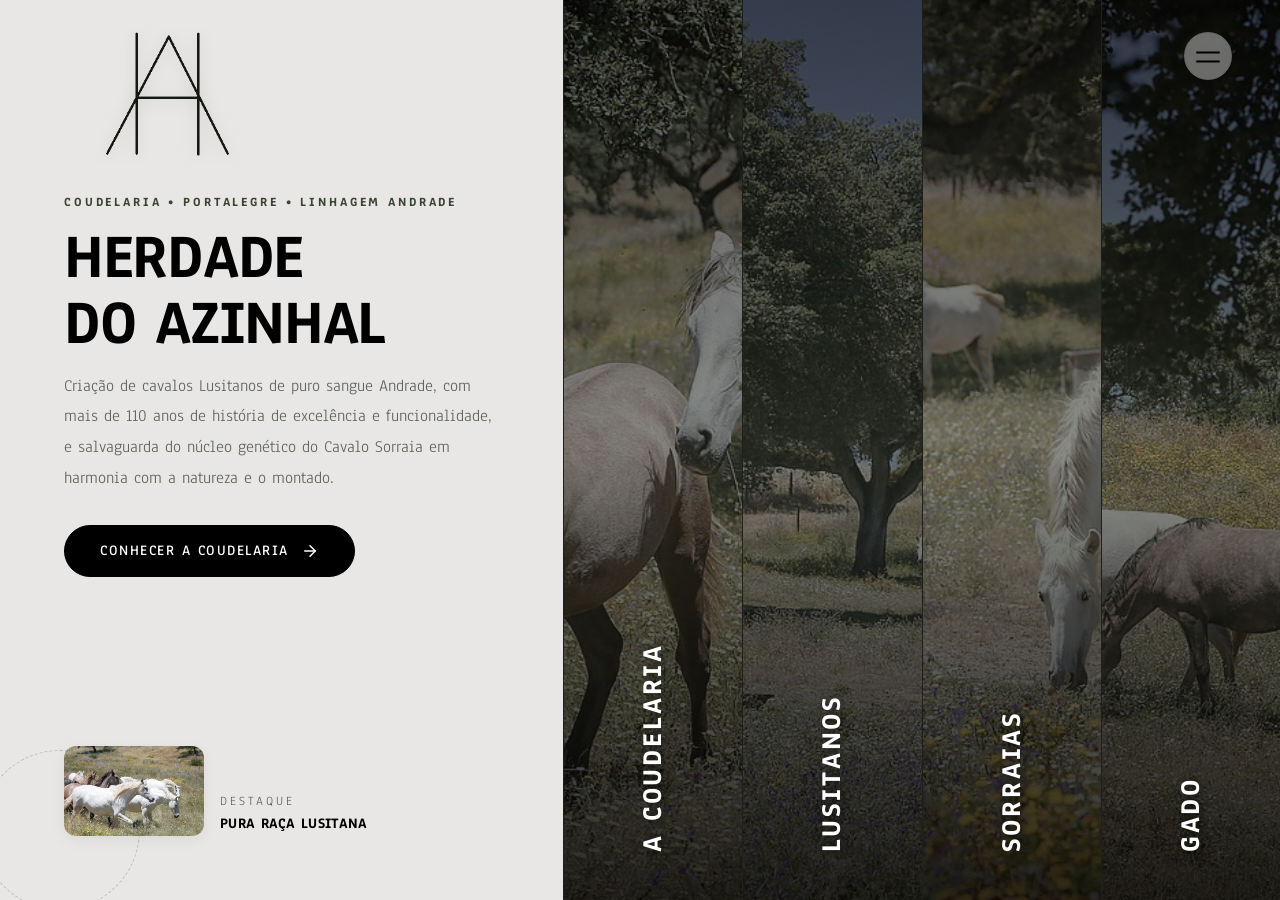
<file: index.html>
<!DOCTYPE html>
<html lang="pt-PT" class="home-page">
<head>
  <meta charset="UTF-8">
  <meta name="viewport" content="width=device-width, initial-scale=1.0">
  <title>Coudelaria Herdade do Azinhal – Lusitanos e Sorraias</title>
  
  <meta name="description" content="A Coudelaria Herdade do Azinhal é composta por cavalos Lusitanos, puro sangue Andrade, com mais de 110 anos de história, e preserva um importante núcleo da rara raça de cavalos Sorraia.">
  <meta name="keywords" content="Coudelaria Herdade do Azinhal, Cavalo Lusitano, Cavalo Andrade, Cavalo Sorraia, Sorraias, Portalegre, Gado, Coudelaria Andrade">
  <meta name="author" content="Herdade do Azinhal">

  <!-- OpenGraph / Social Media -->
  <meta property="og:title" content="Coudelaria Herdade do Azinhal – Lusitanos e Sorraias">
  <meta property="og:description" content="Criação de cavalos Lusitanos linhagem Andrade e preservação do Cavalo Sorraia em semiliberdade.">
  <meta property="og:image" content="assets/images/foto_dois.jpg">
  <meta property="og:type" content="website">

  <!-- Favicon -->
  <link rel="icon" type="image/svg+xml" href="assets/favicon/favicon.svg">

  <!-- Tipografia Anaheim & CSS Core -->
  <link rel="stylesheet" href="assets/css/variables.css">
  <link rel="stylesheet" href="assets/css/reset.css">
  <link rel="stylesheet" href="assets/css/main.css">
  <link rel="stylesheet" href="assets/css/navigation.css">
  <link rel="stylesheet" href="assets/css/responsive.css">
</head>
<body class="home-page">

  <!-- Cabeçalho Fixo -->
  <header class="site-header" role="banner">
    <a href="./" class="brand-link" aria-label="Herdade do Azinhal - Página Inicial">
      <img src="assets/logo/logo_dark.png" alt="Herdade do Azinhal" class="brand-logo-img">
    </a>

    <!-- Botão Hamburger Minimalista (2 Linhas) -->
    <button id="menuToggle" class="menu-toggle-btn" aria-label="Abrir menu de navegação" aria-expanded="false" aria-controls="drawerOverlay">
      <span class="menu-toggle-line"></span>
      <span class="menu-toggle-line"></span>
    </button>
  </header>

  <!-- Layout Principal Split-Screen (Imagens 1 a 4) -->
  <main class="split-screen-wrapper" id="mainContent">

    <!-- Painel Esquerdo: Identidade da Marca & Destaque -->
    <section class="hero-left-panel" aria-label="Apresentação da Marca">
      <div class="hero-arc-graphic" aria-hidden="true"></div>

      <div class="hero-left-content">
        <span class="brand-tag">Coudelaria • Portalegre • Linhagem Andrade</span>
        <h1 class="hero-title">HERDADE<br>DO AZINHAL</h1>
        <p class="hero-subtitle">
          Criação de cavalos Lusitanos de puro sangue Andrade, com mais de 110 anos de história de excelência e funcionalidade, e salvaguarda do núcleo genético do Cavalo Sorraia em harmonia com a natureza e o montado.
        </p>

        <a href="a-coudelaria" class="btn-pill btn-pill-dark">
          <span data-i18n="home_hero_cta">Conhecer a Coudelaria</span>
          <svg width="18" height="18" viewBox="0 0 24 24" fill="none" stroke="currentColor" stroke-width="2" stroke-linecap="round" stroke-linejoin="round" aria-hidden="true">
            <line x1="5" y1="12" x2="19" y2="12"></line>
            <polyline points="12 5 19 12 12 19"></polyline>
          </svg>
        </a>
      </div>

      <!-- Mini-Card de Destaque no Canto Inferior Esquerdo (Mockup Referência) -->
      <aside class="hero-mini-card" aria-label="Destaque">
        <div class="mini-card-thumb">
          <img src="assets/images/foto_oito.jpg" alt="Poldro Lusitano Andrade" loading="lazy">
        </div>
        <div class="mini-card-info">
          <span class="mini-card-category">Destaque</span>
          <span class="mini-card-title">Pura Raça Lusitana</span>
        </div>
      </aside>
    </section>

    <!-- Painel Direito: Fatias Verticais Interativas (Imagens 1-4) -->
    <div class="slices-wrapper" id="slicesWrapper">
      <nav class="slices-right-panel" id="slicesPanel" aria-label="Secções Principais">

        <!-- Fatia 1: A Coudelaria -->
        <a href="a-coudelaria" class="slice-item" data-index="0" aria-label="Secção A Coudelaria">
          <div class="slice-bg" style="background-image: url('assets/images/foto_dois.jpg');"></div>
          <div class="slice-overlay"></div>
          <div class="slice-arrow" aria-hidden="true">
            <svg viewBox="0 0 24 24" fill="none" stroke="currentColor" stroke-width="2.5" stroke-linecap="round" stroke-linejoin="round">
              <line x1="7" y1="17" x2="17" y2="7"></line>
              <polyline points="7 7 17 7 17 17"></polyline>
            </svg>
          </div>
          <div class="slice-label-wrap">
            <span class="slice-title" data-i18n="slice_coudelaria">A Coudelaria</span>
          </div>
        </a>

        <!-- Fatia 2: Lusitanos -->
        <a href="lusitanos" class="slice-item" data-index="1" aria-label="Secção Lusitanos">
          <div class="slice-bg" style="background-image: url('assets/images/foto_tres.jpg');"></div>
          <div class="slice-overlay"></div>
          <div class="slice-arrow" aria-hidden="true">
            <svg viewBox="0 0 24 24" fill="none" stroke="currentColor" stroke-width="2.5" stroke-linecap="round" stroke-linejoin="round">
              <line x1="7" y1="17" x2="17" y2="7"></line>
              <polyline points="7 7 17 7 17 17"></polyline>
            </svg>
          </div>
          <div class="slice-label-wrap">
            <span class="slice-title" data-i18n="slice_lusitanos">Lusitanos</span>
          </div>
        </a>

        <!-- Fatia 3: Sorraias -->
        <a href="sorraias" class="slice-item" data-index="2" aria-label="Secção Sorraias">
          <div class="slice-bg" style="background-image: url('assets/images/foto_quatro.jpg');"></div>
          <div class="slice-overlay"></div>
          <div class="slice-arrow" aria-hidden="true">
            <svg viewBox="0 0 24 24" fill="none" stroke="currentColor" stroke-width="2.5" stroke-linecap="round" stroke-linejoin="round">
              <line x1="7" y1="17" x2="17" y2="7"></line>
              <polyline points="7 7 17 7 17 17"></polyline>
            </svg>
          </div>
          <div class="slice-label-wrap">
            <span class="slice-title" data-i18n="slice_sorraias">Sorraias</span>
          </div>
        </a>

        <!-- Fatia 4: Gado -->
        <a href="gado" class="slice-item" data-index="3" aria-label="Secção Gado">
          <div class="slice-bg" style="background-image: url('assets/images/foto_cinco.jpg');"></div>
          <div class="slice-overlay"></div>
          <div class="slice-arrow" aria-hidden="true">
            <svg viewBox="0 0 24 24" fill="none" stroke="currentColor" stroke-width="2.5" stroke-linecap="round" stroke-linejoin="round">
              <line x1="7" y1="17" x2="17" y2="7"></line>
              <polyline points="7 7 17 7 17 17"></polyline>
            </svg>
          </div>
          <div class="slice-label-wrap">
            <span class="slice-title" data-i18n="slice_gado">Gado</span>
          </div>
        </a>

      </nav>

      <!-- Setas Direcionais entre Imagens Verticais -->
      <button type="button" class="slice-nav-arrow slice-nav-prev" id="sliceNavPrev" aria-label="Imagem anterior" style="display: none;">
        <svg viewBox="0 0 24 24" fill="none" stroke="currentColor" stroke-width="2.5" stroke-linecap="round" stroke-linejoin="round" aria-hidden="true">
          <polyline points="15 18 9 12 15 6"></polyline>
        </svg>
      </button>

      <button type="button" class="slice-nav-arrow slice-nav-next" id="sliceNavNext" aria-label="Próxima imagem" style="display: none;">
        <svg viewBox="0 0 24 24" fill="none" stroke="currentColor" stroke-width="2.5" stroke-linecap="round" stroke-linejoin="round" aria-hidden="true">
          <polyline points="9 18 15 12 9 6"></polyline>
        </svg>
      </button>
    </div>
  </main>

  <!-- Menu Drawer Minimalista (Imagem 5 adaptada: sem números, sem linhas, setas à direita →) -->
  <aside id="drawerOverlay" class="drawer-overlay drawer-homepage" aria-hidden="true" role="dialog" aria-modal="true" aria-label="Menu principal de navegação">
    <div class="drawer-inner">
      <nav class="drawer-nav-list" role="navigation">
        <!-- Seletor de Idioma PT | EN acima de Galeria -->
        <div class="drawer-lang-switcher" role="group" aria-label="Idioma / Language">
          <button type="button" class="lang-btn is-active" data-lang="pt" aria-label="Mudar para Português">PT</button>
          <span class="lang-divider" aria-hidden="true">|</span>
          <button type="button" class="lang-btn" data-lang="en" aria-label="Switch to English">EN</button>
        </div>

        <!-- Na homepage, o menu contém estritamente Galeria, Links e Contactos -->
        <div class="drawer-nav-item">
          <a href="galeria" class="drawer-link">
            <span data-i18n="nav_galeria">Galeria</span>
            <span class="drawer-arrow" aria-hidden="true">
              <svg viewBox="0 0 24 24" fill="none" stroke="currentColor" stroke-width="2.5" stroke-linecap="round" stroke-linejoin="round">
                <line x1="5" y1="12" x2="19" y2="12"></line>
                <polyline points="12 5 19 12 12 19"></polyline>
              </svg>
            </span>
          </a>
        </div>

        <div class="drawer-nav-item">
          <a href="links" class="drawer-link">
            <span data-i18n="nav_links">Links</span>
            <span class="drawer-arrow" aria-hidden="true">
              <svg viewBox="0 0 24 24" fill="none" stroke="currentColor" stroke-width="2.5" stroke-linecap="round" stroke-linejoin="round">
                <line x1="5" y1="12" x2="19" y2="12"></line>
                <polyline points="12 5 19 12 12 19"></polyline>
              </svg>
            </span>
          </a>
        </div>

        <div class="drawer-nav-item">
          <a href="contactos" class="drawer-link">
            <span data-i18n="nav_contactos">Contactos</span>
            <span class="drawer-arrow" aria-hidden="true">
              <svg viewBox="0 0 24 24" fill="none" stroke="currentColor" stroke-width="2.5" stroke-linecap="round" stroke-linejoin="round">
                <line x1="5" y1="12" x2="19" y2="12"></line>
                <polyline points="12 5 19 12 12 19"></polyline>
              </svg>
            </span>
          </a>
        </div>
      </nav>

      <!-- Rodapé do Drawer com Termos e Políticas no Hover e Copyright -->
      <div class="drawer-footer">
        <div class="drawer-policies-wrap">
          <button type="button" class="drawer-policies-trigger" aria-haspopup="true" aria-expanded="false">
            <span data-i18n="footer_terms">Termos e políticas</span>
            <svg width="14" height="14" viewBox="0 0 24 24" fill="none" stroke="currentColor" stroke-width="2" stroke-linecap="round" stroke-linejoin="round" aria-hidden="true">
              <polyline points="18 15 12 9 6 15"></polyline>
            </svg>
          </button>
          <div class="drawer-policies-popover" role="tooltip">
            <a href="politica-de-privacidade" class="drawer-policy-link" data-i18n="footer_privacy">Política de privacidade</a>
            <a href="politica-de-cookies" class="drawer-policy-link" data-i18n="footer_cookies">Política de Cookies</a>
          </div>
        </div>

        <div class="drawer-copyright">
          <span data-i18n="footer_copyright">© 2026 Coudelaria Herdade do Azinhal</span>
        </div>
      </div>
    </div>
  </aside>

  <!-- Scripts -->
  <script src="assets/js/i18n.js"></script>
  <script src="assets/js/navigation.js"></script>
</body>
</html>
</file>
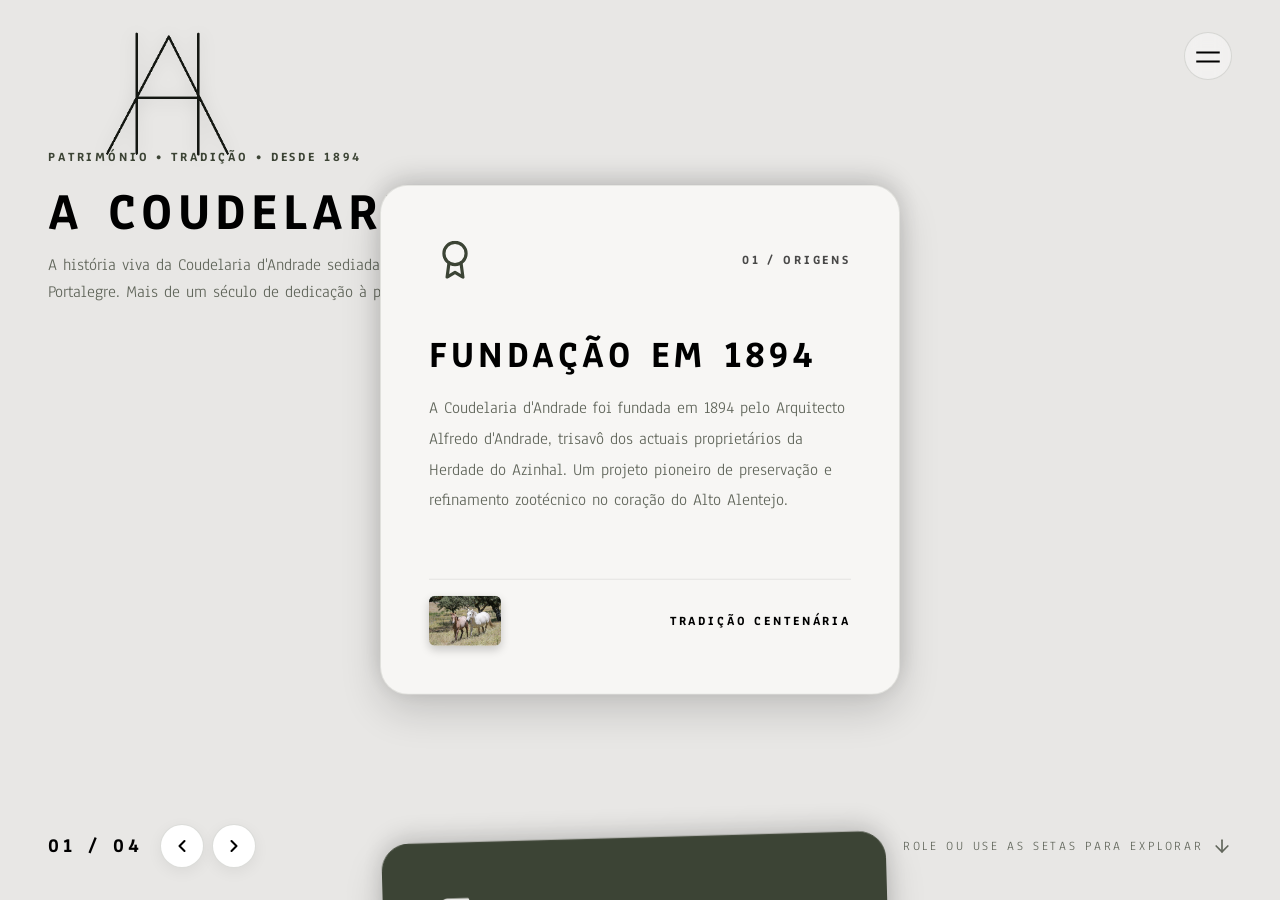
<file: a-coudelaria.html>
<!DOCTYPE html>
<html lang="pt-PT" class="deck-page">
<head>
  <meta charset="UTF-8">
  <meta name="viewport" content="width=device-width, initial-scale=1.0">
  <title>A Coudelaria – Herdade do Azinhal</title>
  
  <meta name="description" content="História e linhagem da Coudelaria Herdade do Azinhal em Portalegre. Tradição d'Andrade iniciada em 1894 e compromisso com o cavalo Lusitano e Sorraia.">

  <!-- Favicon -->
  <link rel="icon" type="image/svg+xml" href="assets/favicon/favicon.svg">

  <!-- CSS Core & Card Deck -->
  <link rel="stylesheet" href="assets/css/variables.css">
  <link rel="stylesheet" href="assets/css/reset.css">
  <link rel="stylesheet" href="assets/css/main.css">
  <link rel="stylesheet" href="assets/css/navigation.css">
  <link rel="stylesheet" href="assets/css/card-deck.css">
  <link rel="stylesheet" href="assets/css/responsive.css">
</head>
<body class="deck-page">

  <!-- Cabeçalho Fixo -->
  <header class="site-header" role="banner">
    <a href="./" class="brand-link" aria-label="Herdade do Azinhal - Página Inicial">
      <img src="assets/logo/logo_dark.png" alt="Herdade do Azinhal" class="brand-logo-img">
    </a>

    <!-- Botão Hamburger Minimalista -->
    <button id="menuToggle" class="menu-toggle-btn" aria-label="Abrir menu de navegação" aria-expanded="false" aria-controls="drawerOverlay">
      <span class="menu-toggle-line"></span>
      <span class="menu-toggle-line"></span>
    </button>
  </header>

  <!-- Contentor do Baralho de Cartas (Imagens 2 a 4) -->
  <main class="deck-page-wrapper" id="mainContent" role="main">

    <!-- Cabeçalho Superior Esquerdo -->
    <div class="deck-page-header">
      <span class="brand-tag">Património • Tradição • Desde 1894</span>
      <h1 class="deck-page-title">A Coudelaria</h1>
      <p class="deck-page-desc">
        A história viva da Coudelaria d'Andrade sediada na Herdade do Azinhal, em Portalegre. Mais de um século de dedicação à pureza genética equestre.
      </p>
    </div>

    <!-- Palco Central: Baralho de Cartas Empilhadas -->
    <section class="deck-stage-container" aria-label="História da Coudelaria em Cartas">
      <div class="deck-cards-stack">

        <!-- Carta 1: Fundação em 1894 -->
        <article class="deck-card theme-sand">
          <div class="deck-card-top">
            <div class="deck-card-icon" aria-hidden="true">
              <svg viewBox="0 0 24 24" fill="none" stroke="currentColor" stroke-width="2" stroke-linecap="round" stroke-linejoin="round">
                <circle cx="12" cy="8" r="7"></circle>
                <polyline points="8.21 13.89 7 23 12 20 17 23 15.79 13.88"></polyline>
              </svg>
            </div>
            <span class="deck-card-num">01 / Origens</span>
          </div>

          <div class="deck-card-content">
            <h2 class="deck-card-title">Fundação em 1894</h2>
            <p class="deck-card-desc">
              A Coudelaria d'Andrade foi fundada em 1894 pelo Arquitecto Alfredo d'Andrade, trisavô dos actuais proprietários da Herdade do Azinhal. Um projeto pioneiro de preservação e refinamento zootécnico no coração do Alto Alentejo.
            </p>
          </div>

          <div class="deck-card-footer">
            <div class="deck-card-thumb">
              <img src="assets/images/foto_dois.jpg" alt="Herdade do Azinhal" loading="lazy">
            </div>
            <span class="deck-card-action">Tradição Centenária</span>
          </div>
        </article>

        <!-- Carta 2: Dr. Ruy d'Andrade -->
        <article class="deck-card theme-olive">
          <div class="deck-card-top">
            <div class="deck-card-icon" aria-hidden="true">
              <svg viewBox="0 0 24 24" fill="none" stroke="currentColor" stroke-width="2" stroke-linecap="round" stroke-linejoin="round">
                <path d="M4 19.5A2.5 2.5 0 0 1 6.5 17H20"></path>
                <path d="M6.5 2H20v20H6.5A2.5 2.5 0 0 1 4 19.5v-15A2.5 2.5 0 0 1 6.5 2z"></path>
              </svg>
            </div>
            <span class="deck-card-num">02 / O Mestre</span>
          </div>

          <div class="deck-card-content">
            <h2 class="deck-card-title">Dr. Ruy d'Andrade</h2>
            <p class="deck-card-desc">
              O Dr. Ruy d'Andrade (1880–1967) foi autor, desportista, agricultor e zoólogo de prestígio internacional. Dedicou grande parte da sua vida ao estudo histórico e arqueológico dos cavalos ibéricos, definindo os pilares da seleção genética moderna.
            </p>
          </div>

          <div class="deck-card-footer">
            <div class="deck-card-thumb">
              <img src="assets/images/foto_sete.jpg" alt="Linhagem Andrade" loading="lazy">
            </div>
            <span class="deck-card-action">Ciência e História</span>
          </div>
        </article>

        <!-- Carta 3: Seleção e Critério -->
        <article class="deck-card theme-terracotta">
          <div class="deck-card-top">
            <div class="deck-card-icon" aria-hidden="true">
              <svg viewBox="0 0 24 24" fill="none" stroke="currentColor" stroke-width="2" stroke-linecap="round" stroke-linejoin="round">
                <polygon points="12 2 15.09 8.26 22 9.27 17 14.14 18.18 21.02 12 17.77 5.82 21.02 7 14.14 2 9.27 8.91 8.26 12 2"></polygon>
              </svg>
            </div>
            <span class="deck-card-num">03 / Rigor</span>
          </div>

          <div class="deck-card-content">
            <h2 class="deck-card-title">Seleção e Funcionalidade</h2>
            <p class="deck-card-desc">
              Os cavalos da coudelaria foram sempre selecionados a partir do trabalho na terra e na sela. Uma simbiose perfeita entre beleza morfológica, nobreza de temperamento e aptidão excecional para a alta equitação e ensino clássico.
            </p>
          </div>

          <div class="deck-card-footer">
            <div class="deck-card-thumb">
              <img src="assets/images/foto_oito.jpg" alt="Morfologia e Trabalho" loading="lazy">
            </div>
            <span class="deck-card-action">Excelência Equestre</span>
          </div>
        </article>

        <!-- Carta 4: A Herdade Hoje -->
        <article class="deck-card theme-black">
          <div class="deck-card-top">
            <div class="deck-card-icon" aria-hidden="true">
              <svg viewBox="0 0 24 24" fill="none" stroke="currentColor" stroke-width="2" stroke-linecap="round" stroke-linejoin="round">
                <path d="M3 9l9-7 9 7v11a2 2 0 0 1-2 2H5a2 2 0 0 1-2-2z"></path>
                <polyline points="9 22 9 12 15 12 15 22"></polyline>
              </svg>
            </div>
            <span class="deck-card-num">04 / Presente</span>
          </div>

          <div class="deck-card-content">
            <h2 class="deck-card-title">O Solar em Portalegre</h2>
            <p class="deck-card-desc">
              Hoje, a Coudelaria Herdade do Azinhal mantém intactas as qualidades originais do cavalo Andrade com base no modelo, na genealogia e no andamento, sob a gestão e compromisso zeloso da família com o montado e a biodiversidade.
            </p>
          </div>

          <div class="deck-card-footer">
            <div class="deck-card-thumb">
              <img src="assets/images/foto_um.jpg" alt="Paisagem da Herdade" loading="lazy">
            </div>
            <span class="deck-card-action">Património Vivo</span>
          </div>
        </article>

      </div>
    </section>

    <!-- Rodapé: Contador, Controlos e Dica de Scroll -->
    <footer class="deck-page-footer">
      <div class="deck-progress-indicator">
        <span id="deckCounter" class="deck-counter">01 / 04</span>
        <div class="deck-nav-controls">
          <button id="deckPrev" class="deck-ctrl-btn" aria-label="Carta anterior">
            <svg viewBox="0 0 24 24" fill="none" stroke="currentColor" stroke-width="2.5" stroke-linecap="round" stroke-linejoin="round">
              <polyline points="15 18 9 12 15 6"></polyline>
            </svg>
          </button>
          <button id="deckNext" class="deck-ctrl-btn" aria-label="Próxima carta">
            <svg viewBox="0 0 24 24" fill="none" stroke="currentColor" stroke-width="2.5" stroke-linecap="round" stroke-linejoin="round">
              <polyline points="9 18 15 12 9 6"></polyline>
            </svg>
          </button>
        </div>
      </div>

      <div class="deck-scroll-hint" aria-hidden="true">
        <span data-i18n="deck_scroll_hint">Role ou use as setas para explorar</span>
        <svg width="20" height="20" viewBox="0 0 24 24" fill="none" stroke="currentColor" stroke-width="2" stroke-linecap="round" stroke-linejoin="round">
          <line x1="12" y1="5" x2="12" y2="19"></line>
          <polyline points="19 12 12 19 5 12"></polyline>
        </svg>
      </div>
    </footer>
  </main>

  <!-- Menu Drawer Minimalista -->
  <aside id="drawerOverlay" class="drawer-overlay" aria-hidden="true" role="dialog" aria-modal="true" aria-label="Menu principal de navegação">
    <div class="drawer-inner">
      <nav class="drawer-nav-list" role="navigation">
        <!-- Seletor de Idioma PT | EN acima de HERDADE DO AZINHAL -->
        <div class="drawer-lang-switcher" role="group" aria-label="Idioma / Language">
          <button type="button" class="lang-btn is-active" data-lang="pt" aria-label="Mudar para Português">PT</button>
          <span class="lang-divider" aria-hidden="true">|</span>
          <button type="button" class="lang-btn" data-lang="en" aria-label="Switch to English">EN</button>
        </div>

        <div class="drawer-nav-item">
          <a href="./" class="drawer-link">
            <span data-i18n="nav_herdade">Herdade do Azinhal</span>
            <span class="drawer-arrow" aria-hidden="true">
              <svg viewBox="0 0 24 24" fill="none" stroke="currentColor" stroke-width="2.5" stroke-linecap="round" stroke-linejoin="round">
                <line x1="5" y1="12" x2="19" y2="12"></line>
                <polyline points="12 5 19 12 12 19"></polyline>
              </svg>
            </span>
          </a>
        </div>

        <div class="drawer-nav-item">
          <a href="a-coudelaria" class="drawer-link">
            <span data-i18n="nav_coudelaria">A Coudelaria</span>
            <span class="drawer-arrow" aria-hidden="true">
              <svg viewBox="0 0 24 24" fill="none" stroke="currentColor" stroke-width="2.5" stroke-linecap="round" stroke-linejoin="round">
                <line x1="5" y1="12" x2="19" y2="12"></line>
                <polyline points="12 5 19 12 12 19"></polyline>
              </svg>
            </span>
          </a>
        </div>

        <div class="drawer-nav-item">
          <a href="lusitanos" class="drawer-link">
            <span data-i18n="nav_lusitanos">Lusitanos</span>
            <span class="drawer-arrow" aria-hidden="true">
              <svg viewBox="0 0 24 24" fill="none" stroke="currentColor" stroke-width="2.5" stroke-linecap="round" stroke-linejoin="round">
                <line x1="5" y1="12" x2="19" y2="12"></line>
                <polyline points="12 5 19 12 12 19"></polyline>
              </svg>
            </span>
          </a>
        </div>

        <div class="drawer-nav-item">
          <a href="sorraias" class="drawer-link">
            <span data-i18n="nav_sorraias">Sorraias</span>
            <span class="drawer-arrow" aria-hidden="true">
              <svg viewBox="0 0 24 24" fill="none" stroke="currentColor" stroke-width="2.5" stroke-linecap="round" stroke-linejoin="round">
                <line x1="5" y1="12" x2="19" y2="12"></line>
                <polyline points="12 5 19 12 12 19"></polyline>
              </svg>
            </span>
          </a>
        </div>

        <div class="drawer-nav-item">
          <a href="gado" class="drawer-link">
            <span data-i18n="nav_gado">Gado</span>
            <span class="drawer-arrow" aria-hidden="true">
              <svg viewBox="0 0 24 24" fill="none" stroke="currentColor" stroke-width="2.5" stroke-linecap="round" stroke-linejoin="round">
                <line x1="5" y1="12" x2="19" y2="12"></line>
                <polyline points="12 5 19 12 12 19"></polyline>
              </svg>
            </span>
          </a>
        </div>

        <div class="drawer-nav-item">
          <a href="galeria" class="drawer-link">
            <span data-i18n="nav_galeria">Galeria</span>
            <span class="drawer-arrow" aria-hidden="true">
              <svg viewBox="0 0 24 24" fill="none" stroke="currentColor" stroke-width="2.5" stroke-linecap="round" stroke-linejoin="round">
                <line x1="5" y1="12" x2="19" y2="12"></line>
                <polyline points="12 5 19 12 12 19"></polyline>
              </svg>
            </span>
          </a>
        </div>

        <div class="drawer-nav-item">
          <a href="links" class="drawer-link">
            <span data-i18n="nav_links">Links</span>
            <span class="drawer-arrow" aria-hidden="true">
              <svg viewBox="0 0 24 24" fill="none" stroke="currentColor" stroke-width="2.5" stroke-linecap="round" stroke-linejoin="round">
                <line x1="5" y1="12" x2="19" y2="12"></line>
                <polyline points="12 5 19 12 12 19"></polyline>
              </svg>
            </span>
          </a>
        </div>

        <div class="drawer-nav-item">
          <a href="contactos" class="drawer-link">
            <span data-i18n="nav_contactos">Contactos</span>
            <span class="drawer-arrow" aria-hidden="true">
              <svg viewBox="0 0 24 24" fill="none" stroke="currentColor" stroke-width="2.5" stroke-linecap="round" stroke-linejoin="round">
                <line x1="5" y1="12" x2="19" y2="12"></line>
                <polyline points="12 5 19 12 12 19"></polyline>
              </svg>
            </span>
          </a>
        </div>
      </nav>

      <!-- Rodapé do Drawer com Termos e Políticas no Hover e Copyright -->
      <div class="drawer-footer">
        <div class="drawer-policies-wrap">
          <button type="button" class="drawer-policies-trigger" aria-haspopup="true" aria-expanded="false">
            <span data-i18n="footer_terms">Termos e políticas</span>
            <svg width="14" height="14" viewBox="0 0 24 24" fill="none" stroke="currentColor" stroke-width="2" stroke-linecap="round" stroke-linejoin="round" aria-hidden="true">
              <polyline points="18 15 12 9 6 15"></polyline>
            </svg>
          </button>
          <div class="drawer-policies-popover" role="tooltip">
            <a href="politica-de-privacidade" class="drawer-policy-link" data-i18n="footer_privacy">Política de privacidade</a>
            <a href="politica-de-cookies" class="drawer-policy-link" data-i18n="footer_cookies">Política de Cookies</a>
          </div>
        </div>

        <div class="drawer-copyright">
          <span data-i18n="footer_copyright">© 2026 Coudelaria Herdade do Azinhal</span>
        </div>
      </div>
    </div>
  </aside>

  <!-- Scripts -->
  <script src="assets/js/i18n.js"></script>
  <script src="assets/js/navigation.js"></script>
  <script src="assets/js/card-deck.js"></script>
</body>
</html>
</file>
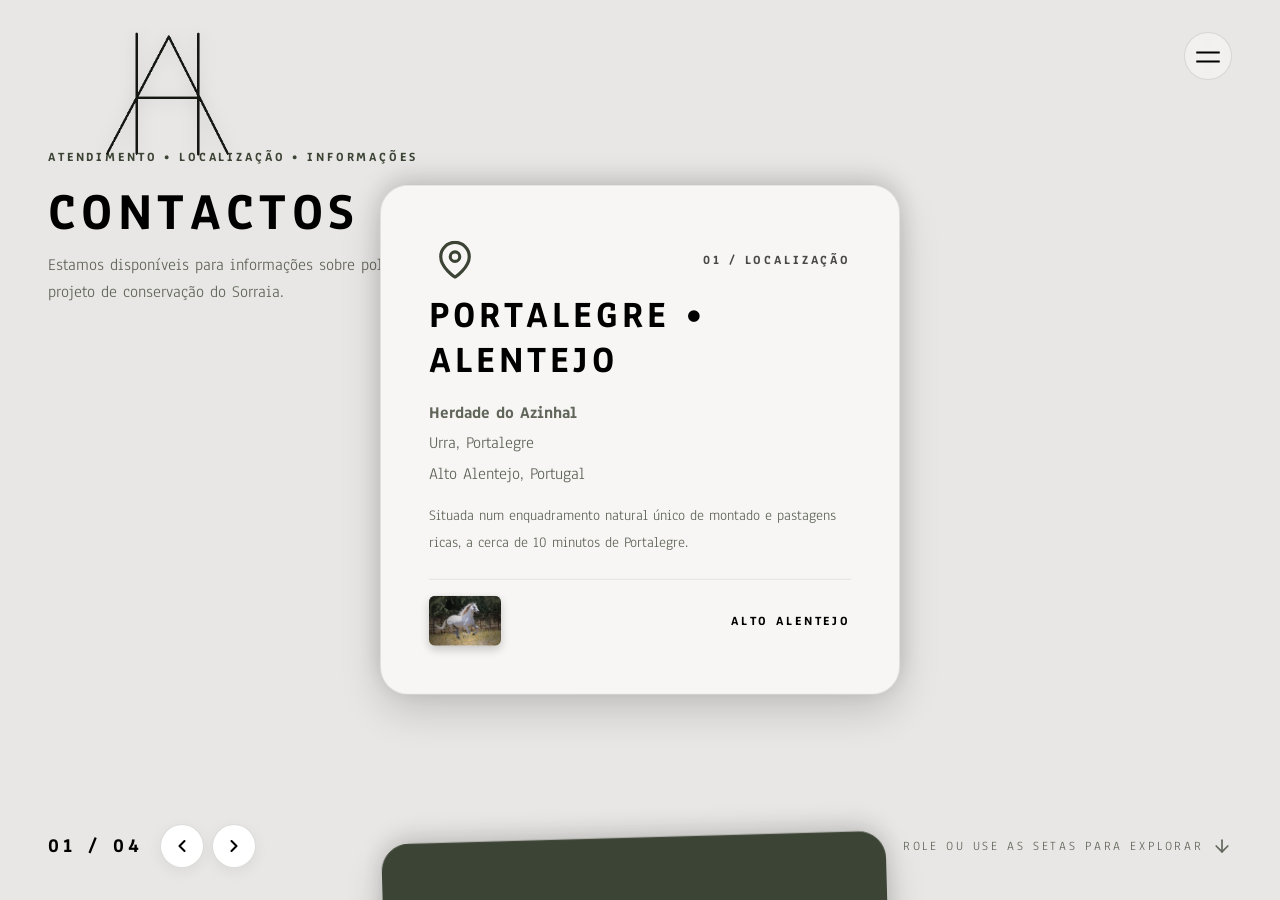
<file: contactos.html>
<!DOCTYPE html>
<html lang="pt-PT" class="deck-page">
<head>
  <meta charset="UTF-8">
  <meta name="viewport" content="width=device-width, initial-scale=1.0">
  <title>Contactos – Herdade do Azinhal</title>
  
  <meta name="description" content="Entre em contacto com a Coudelaria Herdade do Azinhal em Portalegre. Localização, email, contactos diretos e marcação de visitas.">

  <!-- Favicon -->
  <link rel="icon" type="image/svg+xml" href="assets/favicon/favicon.svg">

  <!-- CSS Core & Card Deck -->
  <link rel="stylesheet" href="assets/css/variables.css">
  <link rel="stylesheet" href="assets/css/reset.css">
  <link rel="stylesheet" href="assets/css/main.css">
  <link rel="stylesheet" href="assets/css/navigation.css">
  <link rel="stylesheet" href="assets/css/card-deck.css">
  <link rel="stylesheet" href="assets/css/responsive.css">
</head>
<body class="deck-page">

  <!-- Cabeçalho Fixo -->
  <header class="site-header" role="banner">
    <a href="./" class="brand-link" aria-label="Herdade do Azinhal - Página Inicial">
      <img src="assets/logo/logo_dark.png" alt="Herdade do Azinhal" class="brand-logo-img">
    </a>

    <!-- Botão Hamburger Minimalista -->
    <button id="menuToggle" class="menu-toggle-btn" aria-label="Abrir menu de navegação" aria-expanded="false" aria-controls="drawerOverlay">
      <span class="menu-toggle-line"></span>
      <span class="menu-toggle-line"></span>
    </button>
  </header>

  <!-- Palco do Baralho de Cartas (Imagens 2 a 4) -->
  <main class="deck-page-wrapper" id="mainContent" role="main">

    <!-- Cabeçalho Superior Esquerdo -->
    <div class="deck-page-header">
      <span class="brand-tag">Atendimento • Localização • Informações</span>
      <h1 class="deck-page-title">Contactos</h1>
      <p class="deck-page-desc">
        Estamos disponíveis para informações sobre poldros, reprodutores Lusitanos e o projeto de conservação do Sorraia.
      </p>
    </div>

    <!-- Baralho de Cartas Empilhadas -->
    <section class="deck-stage-container" aria-label="Cartas de Contactos e Localização">
      <div class="deck-cards-stack">

        <!-- Carta 1: Localização -->
        <article class="deck-card theme-sand">
          <div class="deck-card-top">
            <div class="deck-card-icon" aria-hidden="true">
              <svg viewBox="0 0 24 24" fill="none" stroke="currentColor" stroke-width="2" stroke-linecap="round" stroke-linejoin="round">
                <path d="M21 10c0 7-9 13-9 13s-9-6-9-13a9 9 0 0 1 18 0z"></path>
                <circle cx="12" cy="10" r="3"></circle>
              </svg>
            </div>
            <span class="deck-card-num">01 / Localização</span>
          </div>

          <div class="deck-card-content">
            <h2 class="deck-card-title">Portalegre • Alentejo</h2>
            <p class="deck-card-desc">
              <strong>Herdade do Azinhal</strong><br>
              Urra, Portalegre<br>
              Alto Alentejo, Portugal
            </p>
            <p class="deck-card-desc" style="margin-top: var(--space-3); font-size: var(--font-size-sm);">
              Situada num enquadramento natural único de montado e pastagens ricas, a cerca de 10 minutos de Portalegre.
            </p>
          </div>

          <div class="deck-card-footer">
            <div class="deck-card-thumb">
              <img src="assets/images/foto_um.jpg" alt="Localização da Herdade" loading="lazy">
            </div>
            <span class="deck-card-action">Alto Alentejo</span>
          </div>
        </article>

        <!-- Carta 2: Email e Comunicação Direta -->
        <article class="deck-card theme-olive">
          <div class="deck-card-top">
            <div class="deck-card-icon" aria-hidden="true">
              <svg viewBox="0 0 24 24" fill="none" stroke="currentColor" stroke-width="2" stroke-linecap="round" stroke-linejoin="round">
                <path d="M4 4h16c1.1 0 2 .9 2 2v12c0 1.1-.9 2-2 2H4c-1.1 0-2-.9-2-2V6c0-1.1.9-2 2-2z"></path>
                <polyline points="22,6 12,13 2,6"></polyline>
              </svg>
            </div>
            <span class="deck-card-num">02 / Mensagem</span>
          </div>

          <div class="deck-card-content">
            <h2 class="deck-card-title">Correio Eletrónico</h2>
            <p class="deck-card-desc">
              Para esclarecimentos sobre a coudelaria, animais disponíveis ou projetos de preservação:
            </p>
            <p style="margin-top: var(--space-3); font-size: clamp(1.1rem, 2vw, 1.4rem); font-weight: 700; word-break: break-all;">
              <a href="mailto:herdadedoazinhal@gmail.com" style="color: var(--color-sand); text-decoration: underline; text-underline-offset: 4px;">
                herdadedoazinhal@gmail.com
              </a>
            </p>
          </div>

          <div class="deck-card-footer">
            <a href="mailto:herdadedoazinhal@gmail.com" class="btn-pill btn-pill-outline" style="background: var(--color-white); color: var(--color-black); border-color: var(--color-white); padding: 0.6rem 1.4rem; font-size: 0.75rem;">
              <span>Enviar Email</span>
              <svg width="14" height="14" viewBox="0 0 24 24" fill="none" stroke="currentColor" stroke-width="2" stroke-linecap="round" stroke-linejoin="round"><line x1="22" y1="2" x2="11" y2="13"></line><polygon points="22 2 15 22 11 13 2 9 22 2"></polygon></svg>
            </a>
            <span class="deck-card-action">Resposta Rápida</span>
          </div>
        </article>

        <!-- Carta 3: Formulário Rápido -->
        <article class="deck-card theme-terracotta">
          <div class="deck-card-top">
            <div class="deck-card-icon" aria-hidden="true">
              <svg viewBox="0 0 24 24" fill="none" stroke="currentColor" stroke-width="2" stroke-linecap="round" stroke-linejoin="round">
                <path d="M21 15a2 2 0 0 1-2 2H7l-4 4V5a2 2 0 0 1 2-2h14a2 2 0 0 1 2 2z"></path>
              </svg>
            </div>
            <span class="deck-card-num">03 / Formulário</span>
          </div>

          <div class="deck-card-content">
            <h2 class="deck-card-title" style="font-size: 1.8rem; margin-bottom: var(--space-3);">Envie uma Mensagem</h2>
            <form action="mailto:herdadedoazinhal@gmail.com" method="post" enctype="text/plain" style="display: flex; flex-direction: column; gap: 8px;">
              <input type="text" name="Nome" placeholder="O seu nome" required style="padding: 8px 12px; border-radius: 6px; border: 1px solid rgba(255,255,255,0.4); background: rgba(255,255,255,0.15); color: #fff; font-size: 0.9rem;">
              <input type="email" name="Email" placeholder="O seu email" required style="padding: 8px 12px; border-radius: 6px; border: 1px solid rgba(255,255,255,0.4); background: rgba(255,255,255,0.15); color: #fff; font-size: 0.9rem;">
              <textarea name="Mensagem" placeholder="A sua mensagem..." rows="2" required style="padding: 8px 12px; border-radius: 6px; border: 1px solid rgba(255,255,255,0.4); background: rgba(255,255,255,0.15); color: #fff; font-size: 0.9rem; resize: none;"></textarea>
              <button type="submit" class="btn-pill btn-pill-outline" style="background: var(--color-white); color: var(--color-black); border-color: var(--color-white); padding: 0.6rem 1.4rem; font-size: 0.75rem; align-self: flex-start; margin-top: 4px;">
                <span>Enviar</span>
              </button>
            </form>
          </div>

          <div class="deck-card-footer">
            <span class="deck-card-action">Contacto Direto</span>
          </div>
        </article>

        <!-- Carta 4: Visitas e Coudelaria -->
        <article class="deck-card theme-black">
          <div class="deck-card-top">
            <div class="deck-card-icon" aria-hidden="true">
              <svg viewBox="0 0 24 24" fill="none" stroke="currentColor" stroke-width="2" stroke-linecap="round" stroke-linejoin="round">
                <rect x="3" y="4" width="18" height="18" rx="2" ry="2"></rect>
                <line x1="16" y1="2" x2="16" y2="6"></line>
                <line x1="8" y1="2" x2="8" y2="6"></line>
                <line x1="3" y1="10" x2="21" y2="10"></line>
              </svg>
            </div>
            <span class="deck-card-num">04 / Visitas</span>
          </div>

          <div class="deck-card-content">
            <h2 class="deck-card-title">Visitas sob Marcação</h2>
            <p class="deck-card-desc">
              As visitas à Coudelaria Herdade do Azinhal para apreciação de cavalos ou acompanhamento dos núcleos reprodutores realizam-se mediante marcação prévia, garantindo a tranquilidade dos animais e o melhor acolhimento.
            </p>
          </div>

          <div class="deck-card-footer">
            <div class="deck-card-thumb">
              <img src="assets/images/foto_oito.jpg" alt="Visitas à Coudelaria" loading="lazy">
            </div>
            <span class="deck-card-action">Marcação Prévia</span>
          </div>
        </article>

      </div>
    </section>

    <!-- Rodapé: Contador e Dica de Scroll -->
    <footer class="deck-page-footer">
      <div class="deck-progress-indicator">
        <span id="deckCounter" class="deck-counter">01 / 04</span>
        <div class="deck-nav-controls">
          <button id="deckPrev" class="deck-ctrl-btn" aria-label="Carta anterior">
            <svg viewBox="0 0 24 24" fill="none" stroke="currentColor" stroke-width="2.5" stroke-linecap="round" stroke-linejoin="round">
              <polyline points="15 18 9 12 15 6"></polyline>
            </svg>
          </button>
          <button id="deckNext" class="deck-ctrl-btn" aria-label="Próxima carta">
            <svg viewBox="0 0 24 24" fill="none" stroke="currentColor" stroke-width="2.5" stroke-linecap="round" stroke-linejoin="round">
              <polyline points="9 18 15 12 9 6"></polyline>
            </svg>
          </button>
        </div>
      </div>

      <div class="deck-scroll-hint" aria-hidden="true">
        <span>Role ou use as setas para explorar</span>
        <svg width="20" height="20" viewBox="0 0 24 24" fill="none" stroke="currentColor" stroke-width="2" stroke-linecap="round" stroke-linejoin="round">
          <line x1="12" y1="5" x2="12" y2="19"></line>
          <polyline points="19 12 12 19 5 12"></polyline>
        </svg>
      </div>
    </footer>
  </main>

  <!-- Menu Drawer Minimalista -->
  <aside id="drawerOverlay" class="drawer-overlay" aria-hidden="true" role="dialog" aria-modal="true" aria-label="Menu principal de navegação">
    <div class="drawer-inner">
      <nav class="drawer-nav-list" role="navigation">
        <!-- Seletor de Idioma PT | EN acima de HERDADE DO AZINHAL -->
        <div class="drawer-lang-switcher" role="group" aria-label="Idioma / Language">
          <button type="button" class="lang-btn is-active" data-lang="pt" aria-label="Mudar para Português">PT</button>
          <span class="lang-divider" aria-hidden="true">|</span>
          <button type="button" class="lang-btn" data-lang="en" aria-label="Switch to English">EN</button>
        </div>

        <div class="drawer-nav-item">
          <a href="./" class="drawer-link">
            <span data-i18n="nav_herdade">Herdade do Azinhal</span>
            <span class="drawer-arrow" aria-hidden="true">
              <svg viewBox="0 0 24 24" fill="none" stroke="currentColor" stroke-width="2.5" stroke-linecap="round" stroke-linejoin="round">
                <line x1="5" y1="12" x2="19" y2="12"></line>
                <polyline points="12 5 19 12 12 19"></polyline>
              </svg>
            </span>
          </a>
        </div>

        <div class="drawer-nav-item">
          <a href="a-coudelaria" class="drawer-link">
            <span data-i18n="nav_coudelaria">A Coudelaria</span>
            <span class="drawer-arrow" aria-hidden="true">
              <svg viewBox="0 0 24 24" fill="none" stroke="currentColor" stroke-width="2.5" stroke-linecap="round" stroke-linejoin="round">
                <line x1="5" y1="12" x2="19" y2="12"></line>
                <polyline points="12 5 19 12 12 19"></polyline>
              </svg>
            </span>
          </a>
        </div>

        <div class="drawer-nav-item">
          <a href="lusitanos" class="drawer-link">
            <span data-i18n="nav_lusitanos">Lusitanos</span>
            <span class="drawer-arrow" aria-hidden="true">
              <svg viewBox="0 0 24 24" fill="none" stroke="currentColor" stroke-width="2.5" stroke-linecap="round" stroke-linejoin="round">
                <line x1="5" y1="12" x2="19" y2="12"></line>
                <polyline points="12 5 19 12 12 19"></polyline>
              </svg>
            </span>
          </a>
        </div>

        <div class="drawer-nav-item">
          <a href="sorraias" class="drawer-link">
            <span data-i18n="nav_sorraias">Sorraias</span>
            <span class="drawer-arrow" aria-hidden="true">
              <svg viewBox="0 0 24 24" fill="none" stroke="currentColor" stroke-width="2.5" stroke-linecap="round" stroke-linejoin="round">
                <line x1="5" y1="12" x2="19" y2="12"></line>
                <polyline points="12 5 19 12 12 19"></polyline>
              </svg>
            </span>
          </a>
        </div>

        <div class="drawer-nav-item">
          <a href="gado" class="drawer-link">
            <span data-i18n="nav_gado">Gado</span>
            <span class="drawer-arrow" aria-hidden="true">
              <svg viewBox="0 0 24 24" fill="none" stroke="currentColor" stroke-width="2.5" stroke-linecap="round" stroke-linejoin="round">
                <line x1="5" y1="12" x2="19" y2="12"></line>
                <polyline points="12 5 19 12 12 19"></polyline>
              </svg>
            </span>
          </a>
        </div>

        <div class="drawer-nav-item">
          <a href="galeria" class="drawer-link">
            <span data-i18n="nav_galeria">Galeria</span>
            <span class="drawer-arrow" aria-hidden="true">
              <svg viewBox="0 0 24 24" fill="none" stroke="currentColor" stroke-width="2.5" stroke-linecap="round" stroke-linejoin="round">
                <line x1="5" y1="12" x2="19" y2="12"></line>
                <polyline points="12 5 19 12 12 19"></polyline>
              </svg>
            </span>
          </a>
        </div>

        <div class="drawer-nav-item">
          <a href="links" class="drawer-link">
            <span data-i18n="nav_links">Links</span>
            <span class="drawer-arrow" aria-hidden="true">
              <svg viewBox="0 0 24 24" fill="none" stroke="currentColor" stroke-width="2.5" stroke-linecap="round" stroke-linejoin="round">
                <line x1="5" y1="12" x2="19" y2="12"></line>
                <polyline points="12 5 19 12 12 19"></polyline>
              </svg>
            </span>
          </a>
        </div>

        <div class="drawer-nav-item">
          <a href="contactos" class="drawer-link">
            <span data-i18n="nav_contactos">Contactos</span>
            <span class="drawer-arrow" aria-hidden="true">
              <svg viewBox="0 0 24 24" fill="none" stroke="currentColor" stroke-width="2.5" stroke-linecap="round" stroke-linejoin="round">
                <line x1="5" y1="12" x2="19" y2="12"></line>
                <polyline points="12 5 19 12 12 19"></polyline>
              </svg>
            </span>
          </a>
        </div>
      </nav>

      <!-- Rodapé do Drawer com Termos e Políticas no Hover e Copyright -->
      <div class="drawer-footer">
        <div class="drawer-policies-wrap">
          <button type="button" class="drawer-policies-trigger" aria-haspopup="true" aria-expanded="false">
            <span data-i18n="footer_terms">Termos e políticas</span>
            <svg width="14" height="14" viewBox="0 0 24 24" fill="none" stroke="currentColor" stroke-width="2" stroke-linecap="round" stroke-linejoin="round" aria-hidden="true">
              <polyline points="18 15 12 9 6 15"></polyline>
            </svg>
          </button>
          <div class="drawer-policies-popover" role="tooltip">
            <a href="politica-de-privacidade" class="drawer-policy-link" data-i18n="footer_privacy">Política de privacidade</a>
            <a href="politica-de-cookies" class="drawer-policy-link" data-i18n="footer_cookies">Política de Cookies</a>
          </div>
        </div>

        <div class="drawer-copyright">
          <span data-i18n="footer_copyright">© 2026 Coudelaria Herdade do Azinhal</span>
        </div>
      </div>
    </div>
  </aside>

  <!-- Scripts -->
  <script src="assets/js/i18n.js"></script>
  <script src="assets/js/navigation.js"></script>
  <script src="assets/js/card-deck.js"></script>
</body>
</html>
</file>
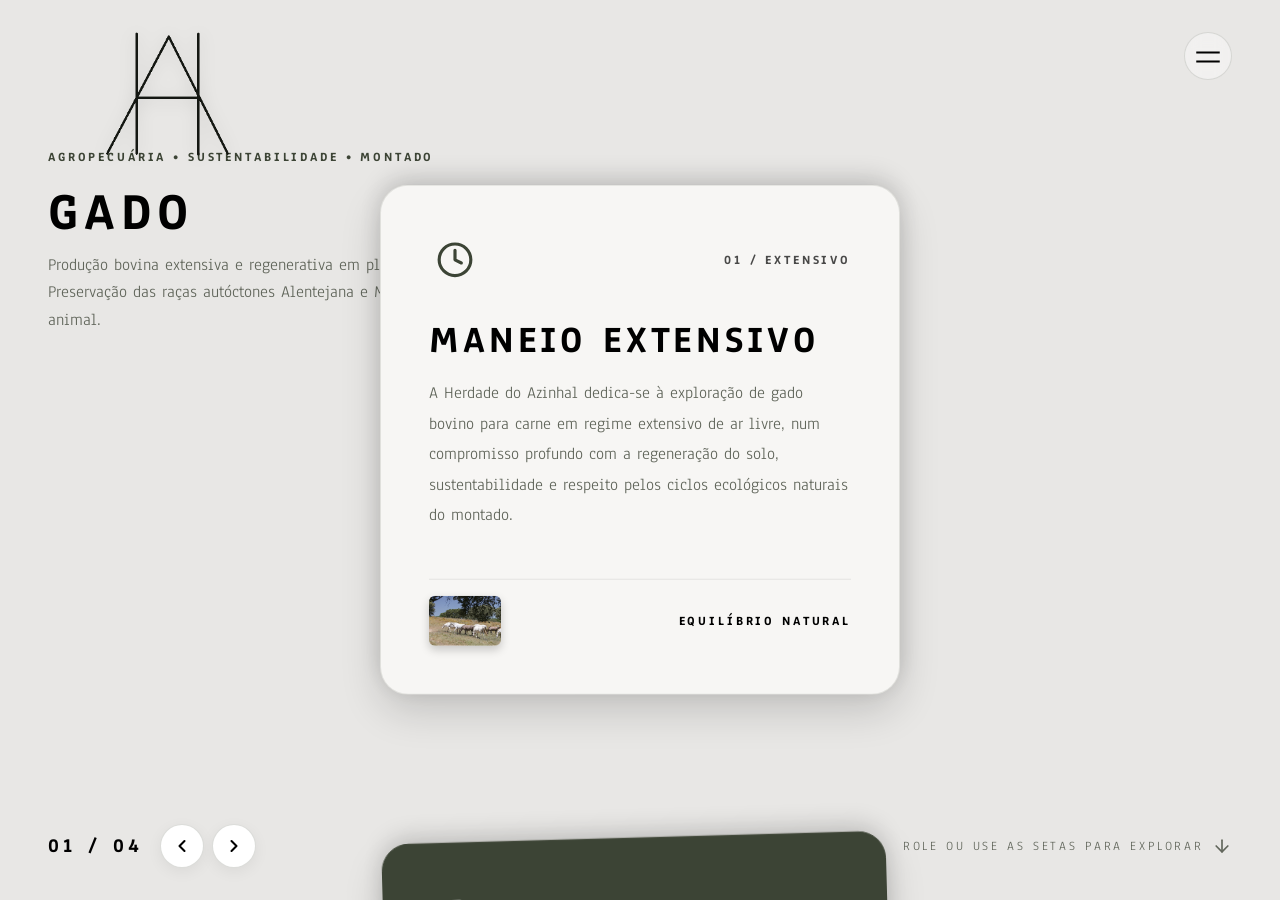
<file: gado.html>
<!DOCTYPE html>
<html lang="pt-PT" class="deck-page">
<head>
  <meta charset="UTF-8">
  <meta name="viewport" content="width=device-width, initial-scale=1.0">
  <title>Gado Bovino – Herdade do Azinhal</title>
  
  <meta name="description" content="Exploração de gado bovino em regime extensivo e sustentável na Herdade do Azinhal em Portalegre. Raças autóctones Alentejana e Mertolenga no montado alentejano.">

  <!-- Favicon -->
  <link rel="icon" type="image/svg+xml" href="assets/favicon/favicon.svg">

  <!-- CSS Core & Card Deck -->
  <link rel="stylesheet" href="assets/css/variables.css">
  <link rel="stylesheet" href="assets/css/reset.css">
  <link rel="stylesheet" href="assets/css/main.css">
  <link rel="stylesheet" href="assets/css/navigation.css">
  <link rel="stylesheet" href="assets/css/card-deck.css">
  <link rel="stylesheet" href="assets/css/responsive.css">
</head>
<body class="deck-page">

  <!-- Cabeçalho Fixo -->
  <header class="site-header" role="banner">
    <a href="./" class="brand-link" aria-label="Herdade do Azinhal - Página Inicial">
      <img src="assets/logo/logo_dark.png" alt="Herdade do Azinhal" class="brand-logo-img">
    </a>

    <!-- Botão Hamburger Minimalista -->
    <button id="menuToggle" class="menu-toggle-btn" aria-label="Abrir menu de navegação" aria-expanded="false" aria-controls="drawerOverlay">
      <span class="menu-toggle-line"></span>
      <span class="menu-toggle-line"></span>
    </button>
  </header>

  <!-- Palco do Baralho de Cartas (Imagens 2 a 4) -->
  <main class="deck-page-wrapper" id="mainContent" role="main">

    <!-- Cabeçalho Superior Esquerdo -->
    <div class="deck-page-header">
      <span class="brand-tag">Agropecuária • Sustentabilidade • Montado</span>
      <h1 class="deck-page-title">Gado</h1>
      <p class="deck-page-desc">
        Produção bovina extensiva e regenerativa em pleno ecossistema de montado. Preservação das raças autóctones Alentejana e Mertolenga com o mais alto bem-estar animal.
      </p>
    </div>

    <!-- Baralho de Cartas Empilhadas -->
    <section class="deck-stage-container" aria-label="Cartas sobre a Exploração Bovina">
      <div class="deck-cards-stack">

        <!-- Carta 1: Maneio Extensivo -->
        <article class="deck-card theme-sand">
          <div class="deck-card-top">
            <div class="deck-card-icon" aria-hidden="true">
              <svg viewBox="0 0 24 24" fill="none" stroke="currentColor" stroke-width="2" stroke-linecap="round" stroke-linejoin="round">
                <path d="M12 2a10 10 0 0 1 10 10c0 5.52-4.48 10-10 10S2 17.52 2 12A10 10 0 0 1 12 2z"></path>
                <path d="M12 6v6l4 2"></path>
              </svg>
            </div>
            <span class="deck-card-num">01 / Extensivo</span>
          </div>

          <div class="deck-card-content">
            <h2 class="deck-card-title">Maneio Extensivo</h2>
            <p class="deck-card-desc">
              A Herdade do Azinhal dedica-se à exploração de gado bovino para carne em regime extensivo de ar livre, num compromisso profundo com a regeneração do solo, sustentabilidade e respeito pelos ciclos ecológicos naturais do montado.
            </p>
          </div>

          <div class="deck-card-footer">
            <div class="deck-card-thumb">
              <img src="assets/images/foto_cinco.jpg" alt="Gado na pastagem" loading="lazy">
            </div>
            <span class="deck-card-action">Equilíbrio Natural</span>
          </div>
        </article>

        <!-- Carta 2: Raças Autóctones -->
        <article class="deck-card theme-olive">
          <div class="deck-card-top">
            <div class="deck-card-icon" aria-hidden="true">
              <svg viewBox="0 0 24 24" fill="none" stroke="currentColor" stroke-width="2" stroke-linecap="round" stroke-linejoin="round">
                <rect x="2" y="7" width="20" height="14" rx="2" ry="2"></rect>
                <path d="M16 21V5a2 2 0 0 0-2-2h-4a2 2 0 0 0-2 2v16"></path>
              </svg>
            </div>
            <span class="deck-card-num">02 / Efetivo</span>
          </div>

          <div class="deck-card-content">
            <h2 class="deck-card-title">Alentejana & Mertolenga</h2>
            <p class="deck-card-desc">
              O efetivo reprodutor é composto por centenas de matrizes de raça pura Alentejana e Mertolenga. São animais perfeitamente adaptados ao clima e topografia da região de Portalegre, reconhecidos pela sua rusticidade e superior qualidade de carne.
            </p>
          </div>

          <div class="deck-card-footer">
            <div class="deck-card-thumb">
              <img src="assets/images/foto_dois.jpg" alt="Vacas Alentejanas" loading="lazy">
            </div>
            <span class="deck-card-action">Raças Portuguesas</span>
          </div>
        </article>

        <!-- Carta 3: Reprodução e Seleção -->
        <article class="deck-card theme-terracotta">
          <div class="deck-card-top">
            <div class="deck-card-icon" aria-hidden="true">
              <svg viewBox="0 0 24 24" fill="none" stroke="currentColor" stroke-width="2" stroke-linecap="round" stroke-linejoin="round">
                <polyline points="22 12 18 12 15 21 9 3 6 12 2 12"></polyline>
              </svg>
            </div>
            <span class="deck-card-num">03 / Reprodução</span>
          </div>

          <div class="deck-card-content">
            <h2 class="deck-card-title">Seleção e Recria Própria</h2>
            <p class="deck-card-desc">
              As vitelas de linha pura Alentejana são recriadas na própria exploração para reposição e substituição do efetivo. Este ciclo fechado garante total rastreabilidade, sanidade irrepreensível e contínua evolução morfológica da manada.
            </p>
          </div>

          <div class="deck-card-footer">
            <div class="deck-card-thumb">
              <img src="assets/images/foto_oito.jpg" alt="Vitelas e Recria" loading="lazy">
            </div>
            <span class="deck-card-action">Ciclo Fechado</span>
          </div>
        </article>

        <!-- Carta 4: O Montado Vivo -->
        <article class="deck-card theme-black">
          <div class="deck-card-top">
            <div class="deck-card-icon" aria-hidden="true">
              <svg viewBox="0 0 24 24" fill="none" stroke="currentColor" stroke-width="2" stroke-linecap="round" stroke-linejoin="round">
                <path d="M18 10h-1.26A8 8 0 1 0 9 20h9a5 5 0 0 0 0-10z"></path>
              </svg>
            </div>
            <span class="deck-card-num">04 / Ecossistema</span>
          </div>

          <div class="deck-card-content">
            <h2 class="deck-card-title">Sustentabilidade do Montado</h2>
            <p class="deck-card-desc">
              O pastoreio do gado bovino desempenha um papel ecológico fundamental na prevenção de incêndios florestais e na fertilização orgânica do montado de sobro e azinho, fomentando a biodiversidade floral e a preservação da água no solo.
            </p>
          </div>

          <div class="deck-card-footer">
            <div class="deck-card-thumb">
              <img src="assets/images/foto_um.jpg" alt="Montado da Herdade do Azinhal" loading="lazy">
            </div>
            <span class="deck-card-action">Biodiversidade</span>
          </div>
        </article>

      </div>
    </section>

    <!-- Rodapé: Contador e Dica de Scroll -->
    <footer class="deck-page-footer">
      <div class="deck-progress-indicator">
        <span id="deckCounter" class="deck-counter">01 / 04</span>
        <div class="deck-nav-controls">
          <button id="deckPrev" class="deck-ctrl-btn" aria-label="Carta anterior">
            <svg viewBox="0 0 24 24" fill="none" stroke="currentColor" stroke-width="2.5" stroke-linecap="round" stroke-linejoin="round">
              <polyline points="15 18 9 12 15 6"></polyline>
            </svg>
          </button>
          <button id="deckNext" class="deck-ctrl-btn" aria-label="Próxima carta">
            <svg viewBox="0 0 24 24" fill="none" stroke="currentColor" stroke-width="2.5" stroke-linecap="round" stroke-linejoin="round">
              <polyline points="9 18 15 12 9 6"></polyline>
            </svg>
          </button>
        </div>
      </div>

      <div class="deck-scroll-hint" aria-hidden="true">
        <span data-i18n="deck_scroll_hint">Role ou use as setas para explorar</span>
        <svg width="20" height="20" viewBox="0 0 24 24" fill="none" stroke="currentColor" stroke-width="2" stroke-linecap="round" stroke-linejoin="round">
          <line x1="12" y1="5" x2="12" y2="19"></line>
          <polyline points="19 12 12 19 5 12"></polyline>
        </svg>
      </div>
    </footer>
  </main>

  <!-- Menu Drawer Minimalista -->
  <aside id="drawerOverlay" class="drawer-overlay" aria-hidden="true" role="dialog" aria-modal="true" aria-label="Menu principal de navegação">
    <div class="drawer-inner">
      <nav class="drawer-nav-list" role="navigation">
        <!-- Seletor de Idioma PT | EN acima de HERDADE DO AZINHAL -->
        <div class="drawer-lang-switcher" role="group" aria-label="Idioma / Language">
          <button type="button" class="lang-btn is-active" data-lang="pt" aria-label="Mudar para Português">PT</button>
          <span class="lang-divider" aria-hidden="true">|</span>
          <button type="button" class="lang-btn" data-lang="en" aria-label="Switch to English">EN</button>
        </div>

        <div class="drawer-nav-item">
          <a href="./" class="drawer-link">
            <span data-i18n="nav_herdade">Herdade do Azinhal</span>
            <span class="drawer-arrow" aria-hidden="true">
              <svg viewBox="0 0 24 24" fill="none" stroke="currentColor" stroke-width="2.5" stroke-linecap="round" stroke-linejoin="round">
                <line x1="5" y1="12" x2="19" y2="12"></line>
                <polyline points="12 5 19 12 12 19"></polyline>
              </svg>
            </span>
          </a>
        </div>

        <div class="drawer-nav-item">
          <a href="a-coudelaria" class="drawer-link">
            <span data-i18n="nav_coudelaria">A Coudelaria</span>
            <span class="drawer-arrow" aria-hidden="true">
              <svg viewBox="0 0 24 24" fill="none" stroke="currentColor" stroke-width="2.5" stroke-linecap="round" stroke-linejoin="round">
                <line x1="5" y1="12" x2="19" y2="12"></line>
                <polyline points="12 5 19 12 12 19"></polyline>
              </svg>
            </span>
          </a>
        </div>

        <div class="drawer-nav-item">
          <a href="lusitanos" class="drawer-link">
            <span data-i18n="nav_lusitanos">Lusitanos</span>
            <span class="drawer-arrow" aria-hidden="true">
              <svg viewBox="0 0 24 24" fill="none" stroke="currentColor" stroke-width="2.5" stroke-linecap="round" stroke-linejoin="round">
                <line x1="5" y1="12" x2="19" y2="12"></line>
                <polyline points="12 5 19 12 12 19"></polyline>
              </svg>
            </span>
          </a>
        </div>

        <div class="drawer-nav-item">
          <a href="sorraias" class="drawer-link">
            <span data-i18n="nav_sorraias">Sorraias</span>
            <span class="drawer-arrow" aria-hidden="true">
              <svg viewBox="0 0 24 24" fill="none" stroke="currentColor" stroke-width="2.5" stroke-linecap="round" stroke-linejoin="round">
                <line x1="5" y1="12" x2="19" y2="12"></line>
                <polyline points="12 5 19 12 12 19"></polyline>
              </svg>
            </span>
          </a>
        </div>

        <div class="drawer-nav-item">
          <a href="gado" class="drawer-link">
            <span data-i18n="nav_gado">Gado</span>
            <span class="drawer-arrow" aria-hidden="true">
              <svg viewBox="0 0 24 24" fill="none" stroke="currentColor" stroke-width="2.5" stroke-linecap="round" stroke-linejoin="round">
                <line x1="5" y1="12" x2="19" y2="12"></line>
                <polyline points="12 5 19 12 12 19"></polyline>
              </svg>
            </span>
          </a>
        </div>

        <div class="drawer-nav-item">
          <a href="galeria" class="drawer-link">
            <span data-i18n="nav_galeria">Galeria</span>
            <span class="drawer-arrow" aria-hidden="true">
              <svg viewBox="0 0 24 24" fill="none" stroke="currentColor" stroke-width="2.5" stroke-linecap="round" stroke-linejoin="round">
                <line x1="5" y1="12" x2="19" y2="12"></line>
                <polyline points="12 5 19 12 12 19"></polyline>
              </svg>
            </span>
          </a>
        </div>

        <div class="drawer-nav-item">
          <a href="links" class="drawer-link">
            <span data-i18n="nav_links">Links</span>
            <span class="drawer-arrow" aria-hidden="true">
              <svg viewBox="0 0 24 24" fill="none" stroke="currentColor" stroke-width="2.5" stroke-linecap="round" stroke-linejoin="round">
                <line x1="5" y1="12" x2="19" y2="12"></line>
                <polyline points="12 5 19 12 12 19"></polyline>
              </svg>
            </span>
          </a>
        </div>

        <div class="drawer-nav-item">
          <a href="contactos" class="drawer-link">
            <span data-i18n="nav_contactos">Contactos</span>
            <span class="drawer-arrow" aria-hidden="true">
              <svg viewBox="0 0 24 24" fill="none" stroke="currentColor" stroke-width="2.5" stroke-linecap="round" stroke-linejoin="round">
                <line x1="5" y1="12" x2="19" y2="12"></line>
                <polyline points="12 5 19 12 12 19"></polyline>
              </svg>
            </span>
          </a>
        </div>
      </nav>

      <!-- Rodapé do Drawer com Termos e Políticas no Hover e Copyright -->
      <div class="drawer-footer">
        <div class="drawer-policies-wrap">
          <button type="button" class="drawer-policies-trigger" aria-haspopup="true" aria-expanded="false">
            <span data-i18n="footer_terms">Termos e políticas</span>
            <svg width="14" height="14" viewBox="0 0 24 24" fill="none" stroke="currentColor" stroke-width="2" stroke-linecap="round" stroke-linejoin="round" aria-hidden="true">
              <polyline points="18 15 12 9 6 15"></polyline>
            </svg>
          </button>
          <div class="drawer-policies-popover" role="tooltip">
            <a href="politica-de-privacidade" class="drawer-policy-link" data-i18n="footer_privacy">Política de privacidade</a>
            <a href="politica-de-cookies" class="drawer-policy-link" data-i18n="footer_cookies">Política de Cookies</a>
          </div>
        </div>

        <div class="drawer-copyright">
          <span data-i18n="footer_copyright">© 2026 Coudelaria Herdade do Azinhal</span>
        </div>
      </div>
    </div>
  </aside>

  <!-- Scripts -->
  <script src="assets/js/i18n.js"></script>
  <script src="assets/js/navigation.js"></script>
  <script src="assets/js/card-deck.js"></script>
</body>
</html>
</file>
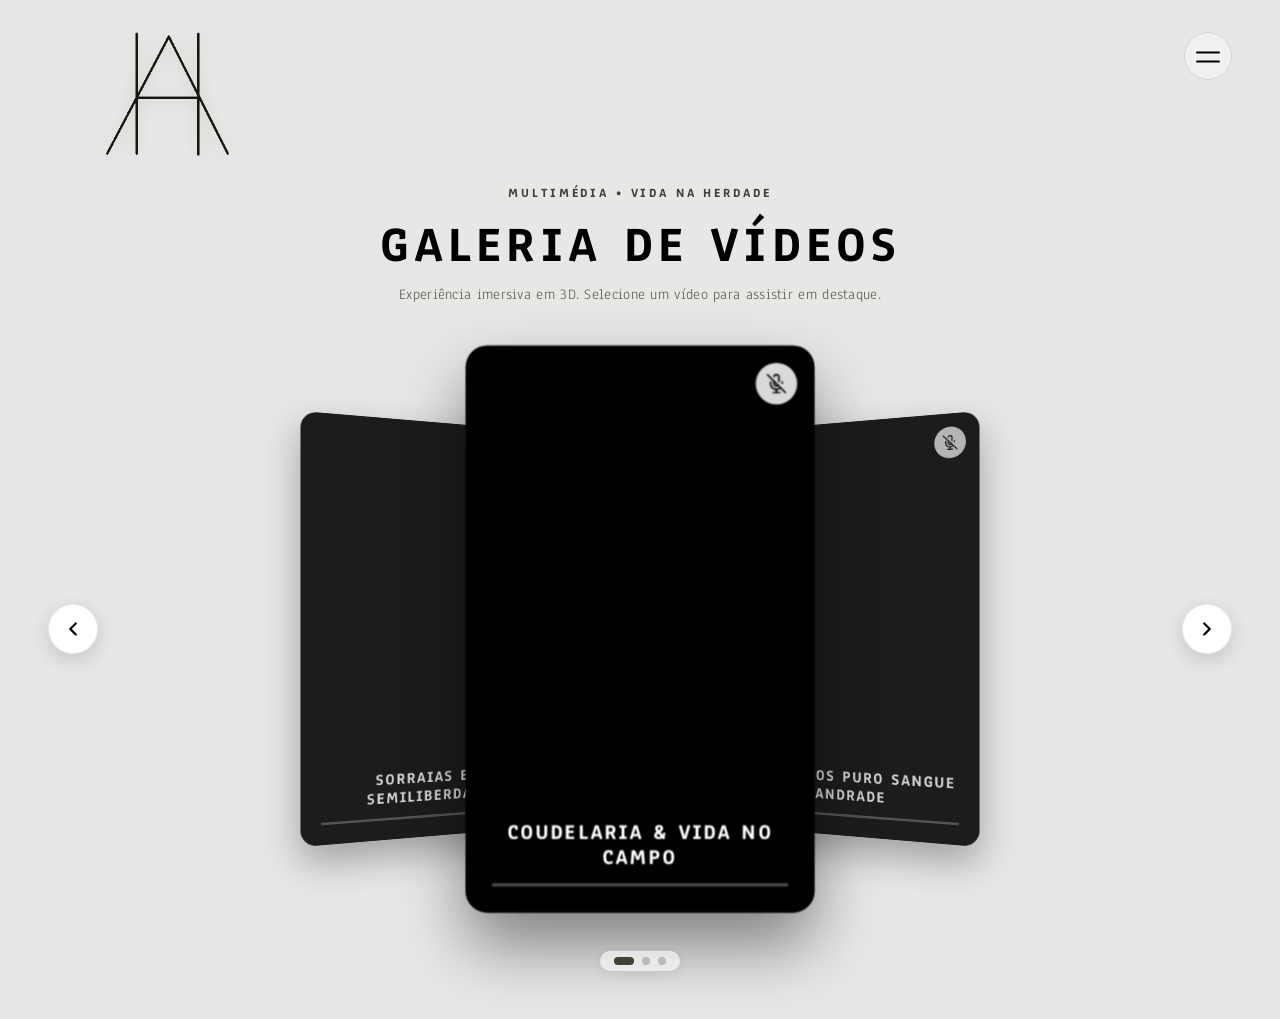
<file: galeria.html>
<!DOCTYPE html>
<html lang="pt-PT">
<head>
  <meta charset="UTF-8">
  <meta name="viewport" content="width=device-width, initial-scale=1.0">
  <title>Galeria de Vídeos – Coudelaria Herdade do Azinhal</title>
  
  <meta name="description" content="Explore a galeria exclusiva de vídeos da Herdade do Azinhal. Poldros, cavalos Lusitanos puro sangue Andrade e o núcleo de preservação dos cavalos Sorraia em semiliberdade.">
  <meta name="keywords" content="Vídeos Herdade do Azinhal, Galeria Lusitanos, Vídeos Cavalos Andrade, Vídeos Sorraia">

  <!-- Favicon -->
  <link rel="icon" type="image/svg+xml" href="assets/favicon/favicon.svg">

  <!-- CSS Core & Galeria 3D -->
  <link rel="stylesheet" href="assets/css/variables.css">
  <link rel="stylesheet" href="assets/css/reset.css">
  <link rel="stylesheet" href="assets/css/main.css">
  <link rel="stylesheet" href="assets/css/navigation.css">
  <link rel="stylesheet" href="assets/css/gallery-3d.css">
  <link rel="stylesheet" href="assets/css/responsive.css">
</head>
<body class="gallery-page-body">

  <!-- Cabeçalho Fixo -->
  <header class="site-header" role="banner">
    <a href="./" class="brand-link" aria-label="Herdade do Azinhal - Página Inicial">
      <img src="assets/logo/logo_dark.png" alt="Herdade do Azinhal" class="brand-logo-img">
    </a>

    <!-- Botão Hamburger Minimalista -->
    <button id="menuToggle" class="menu-toggle-btn" aria-label="Abrir menu de navegação" aria-expanded="false" aria-controls="drawerOverlay">
      <span class="menu-toggle-line"></span>
      <span class="menu-toggle-line"></span>
    </button>
  </header>

  <!-- Palco da Galeria 3D (Coverflow - Imagem 1) -->
  <main class="gallery-stage-section" id="mainContent" role="main">
    <div class="gallery-header-meta">
      <span class="brand-tag">Multimédia • Vida na Herdade</span>
      <h1 class="gallery-page-title">Galeria de Vídeos</h1>
      <p class="gallery-page-subtitle">Experiência imersiva em 3D. Selecione um vídeo para assistir em destaque.</p>
    </div>

    <!-- Viewport 3D -->
    <div class="coverflow-viewport" aria-roledescription="carousel" aria-label="Carrossel 3D de Vídeos">

      <!-- Botão Anterior ‹ -->
      <button id="coverflowPrev" class="coverflow-nav-btn coverflow-prev-btn" aria-label="Vídeo anterior">
        <svg viewBox="0 0 24 24" fill="none" stroke="currentColor" stroke-width="2.5" stroke-linecap="round" stroke-linejoin="round">
          <polyline points="15 18 9 12 15 6"></polyline>
        </svg>
      </button>

      <!-- Pista das Cartas 3D -->
      <div id="coverflowTrack" class="coverflow-track">

        <!-- Carta de Vídeo 1 -->
        <article class="video-card" data-slot="0" aria-label="Vídeo: Coudelaria e Poldros em Liberdade">
          <video src="assets/videos/video_um.mp4" playsinline preload="metadata" loop></video>
          <div class="video-card-overlay">
            <button class="video-sound-btn" aria-label="Alternar som">
              <!-- SVG dinâmico injetado por JS -->
            </button>
            <div class="video-card-meta">
              <h2 class="video-card-title">Coudelaria & Vida no Campo</h2>
              <div class="video-progress-bar-wrap">
                <div class="video-progress-bar"></div>
              </div>
            </div>
          </div>
        </article>

        <!-- Carta de Vídeo 2 -->
        <article class="video-card" data-slot="1" aria-label="Vídeo: Cavalos Lusitanos Linhagem Andrade">
          <video src="assets/videos/video_dois.mp4" playsinline preload="metadata" loop></video>
          <div class="video-card-overlay">
            <button class="video-sound-btn" aria-label="Alternar som"></button>
            <div class="video-card-meta">
              <h2 class="video-card-title">Lusitanos Puro Sangue Andrade</h2>
              <div class="video-progress-bar-wrap">
                <div class="video-progress-bar"></div>
              </div>
            </div>
          </div>
        </article>

        <!-- Carta de Vídeo 3 -->
        <article class="video-card" data-slot="2" aria-label="Vídeo: Preservação do Cavalo Sorraia">
          <video src="assets/videos/videos_tres.mp4" playsinline preload="metadata" loop></video>
          <div class="video-card-overlay">
            <button class="video-sound-btn" aria-label="Alternar som"></button>
            <div class="video-card-meta">
              <h2 class="video-card-title">Sorraias em Semiliberdade</h2>
              <div class="video-progress-bar-wrap">
                <div class="video-progress-bar"></div>
              </div>
            </div>
          </div>
        </article>

      </div>

      <!-- Botão Seguinte › -->
      <button id="coverflowNext" class="coverflow-nav-btn coverflow-next-btn" aria-label="Próximo vídeo">
        <svg viewBox="0 0 24 24" fill="none" stroke="currentColor" stroke-width="2.5" stroke-linecap="round" stroke-linejoin="round">
          <polyline points="9 18 15 12 9 6"></polyline>
        </svg>
      </button>

    </div>

    <!-- Indicadores de Paginação / Bullets -->
    <div id="coverflowPagination" class="coverflow-pagination" aria-label="Paginação da galeria"></div>
  </main>

  <!-- Menu Drawer Minimalista (Imagem 5 adaptada: sem números, sem linhas, setas à direita →) -->
  <aside id="drawerOverlay" class="drawer-overlay" aria-hidden="true" role="dialog" aria-modal="true" aria-label="Menu principal de navegação">
    <div class="drawer-inner">
      <nav class="drawer-nav-list" role="navigation">
        <!-- Seletor de Idioma PT | EN acima de HERDADE DO AZINHAL -->
        <div class="drawer-lang-switcher" role="group" aria-label="Idioma / Language">
          <button type="button" class="lang-btn is-active" data-lang="pt" aria-label="Mudar para Português">PT</button>
          <span class="lang-divider" aria-hidden="true">|</span>
          <button type="button" class="lang-btn" data-lang="en" aria-label="Switch to English">EN</button>
        </div>

        <div class="drawer-nav-item">
          <a href="./" class="drawer-link">
            <span data-i18n="nav_herdade">Herdade do Azinhal</span>
            <span class="drawer-arrow" aria-hidden="true">
              <svg viewBox="0 0 24 24" fill="none" stroke="currentColor" stroke-width="2.5" stroke-linecap="round" stroke-linejoin="round">
                <line x1="5" y1="12" x2="19" y2="12"></line>
                <polyline points="12 5 19 12 12 19"></polyline>
              </svg>
            </span>
          </a>
        </div>

        <div class="drawer-nav-item">
          <a href="a-coudelaria" class="drawer-link">
            <span data-i18n="nav_coudelaria">A Coudelaria</span>
            <span class="drawer-arrow" aria-hidden="true">
              <svg viewBox="0 0 24 24" fill="none" stroke="currentColor" stroke-width="2.5" stroke-linecap="round" stroke-linejoin="round">
                <line x1="5" y1="12" x2="19" y2="12"></line>
                <polyline points="12 5 19 12 12 19"></polyline>
              </svg>
            </span>
          </a>
        </div>

        <div class="drawer-nav-item">
          <a href="lusitanos" class="drawer-link">
            <span data-i18n="nav_lusitanos">Lusitanos</span>
            <span class="drawer-arrow" aria-hidden="true">
              <svg viewBox="0 0 24 24" fill="none" stroke="currentColor" stroke-width="2.5" stroke-linecap="round" stroke-linejoin="round">
                <line x1="5" y1="12" x2="19" y2="12"></line>
                <polyline points="12 5 19 12 12 19"></polyline>
              </svg>
            </span>
          </a>
        </div>

        <div class="drawer-nav-item">
          <a href="sorraias" class="drawer-link">
            <span data-i18n="nav_sorraias">Sorraias</span>
            <span class="drawer-arrow" aria-hidden="true">
              <svg viewBox="0 0 24 24" fill="none" stroke="currentColor" stroke-width="2.5" stroke-linecap="round" stroke-linejoin="round">
                <line x1="5" y1="12" x2="19" y2="12"></line>
                <polyline points="12 5 19 12 12 19"></polyline>
              </svg>
            </span>
          </a>
        </div>

        <div class="drawer-nav-item">
          <a href="gado" class="drawer-link">
            <span data-i18n="nav_gado">Gado</span>
            <span class="drawer-arrow" aria-hidden="true">
              <svg viewBox="0 0 24 24" fill="none" stroke="currentColor" stroke-width="2.5" stroke-linecap="round" stroke-linejoin="round">
                <line x1="5" y1="12" x2="19" y2="12"></line>
                <polyline points="12 5 19 12 12 19"></polyline>
              </svg>
            </span>
          </a>
        </div>

        <div class="drawer-nav-item">
          <a href="galeria" class="drawer-link">
            <span data-i18n="nav_galeria">Galeria</span>
            <span class="drawer-arrow" aria-hidden="true">
              <svg viewBox="0 0 24 24" fill="none" stroke="currentColor" stroke-width="2.5" stroke-linecap="round" stroke-linejoin="round">
                <line x1="5" y1="12" x2="19" y2="12"></line>
                <polyline points="12 5 19 12 12 19"></polyline>
              </svg>
            </span>
          </a>
        </div>

        <div class="drawer-nav-item">
          <a href="links" class="drawer-link">
            <span data-i18n="nav_links">Links</span>
            <span class="drawer-arrow" aria-hidden="true">
              <svg viewBox="0 0 24 24" fill="none" stroke="currentColor" stroke-width="2.5" stroke-linecap="round" stroke-linejoin="round">
                <line x1="5" y1="12" x2="19" y2="12"></line>
                <polyline points="12 5 19 12 12 19"></polyline>
              </svg>
            </span>
          </a>
        </div>

        <div class="drawer-nav-item">
          <a href="contactos" class="drawer-link">
            <span data-i18n="nav_contactos">Contactos</span>
            <span class="drawer-arrow" aria-hidden="true">
              <svg viewBox="0 0 24 24" fill="none" stroke="currentColor" stroke-width="2.5" stroke-linecap="round" stroke-linejoin="round">
                <line x1="5" y1="12" x2="19" y2="12"></line>
                <polyline points="12 5 19 12 12 19"></polyline>
              </svg>
            </span>
          </a>
        </div>
      </nav>

      <!-- Rodapé do Drawer com Termos e Políticas no Hover e Copyright -->
      <div class="drawer-footer">
        <div class="drawer-policies-wrap">
          <button type="button" class="drawer-policies-trigger" aria-haspopup="true" aria-expanded="false">
            <span data-i18n="footer_terms">Termos e políticas</span>
            <svg width="14" height="14" viewBox="0 0 24 24" fill="none" stroke="currentColor" stroke-width="2" stroke-linecap="round" stroke-linejoin="round" aria-hidden="true">
              <polyline points="18 15 12 9 6 15"></polyline>
            </svg>
          </button>
          <div class="drawer-policies-popover" role="tooltip">
            <a href="politica-de-privacidade" class="drawer-policy-link" data-i18n="footer_privacy">Política de privacidade</a>
            <a href="politica-de-cookies" class="drawer-policy-link" data-i18n="footer_cookies">Política de Cookies</a>
          </div>
        </div>

        <div class="drawer-copyright">
          <span data-i18n="footer_copyright">© 2026 Coudelaria Herdade do Azinhal</span>
        </div>
      </div>
    </div>
  </aside>

  <!-- Scripts -->
  <script src="assets/js/i18n.js"></script>
  <script src="assets/js/navigation.js"></script>
  <script src="assets/js/gallery-3d.js"></script>
</body>
</html>
</file>
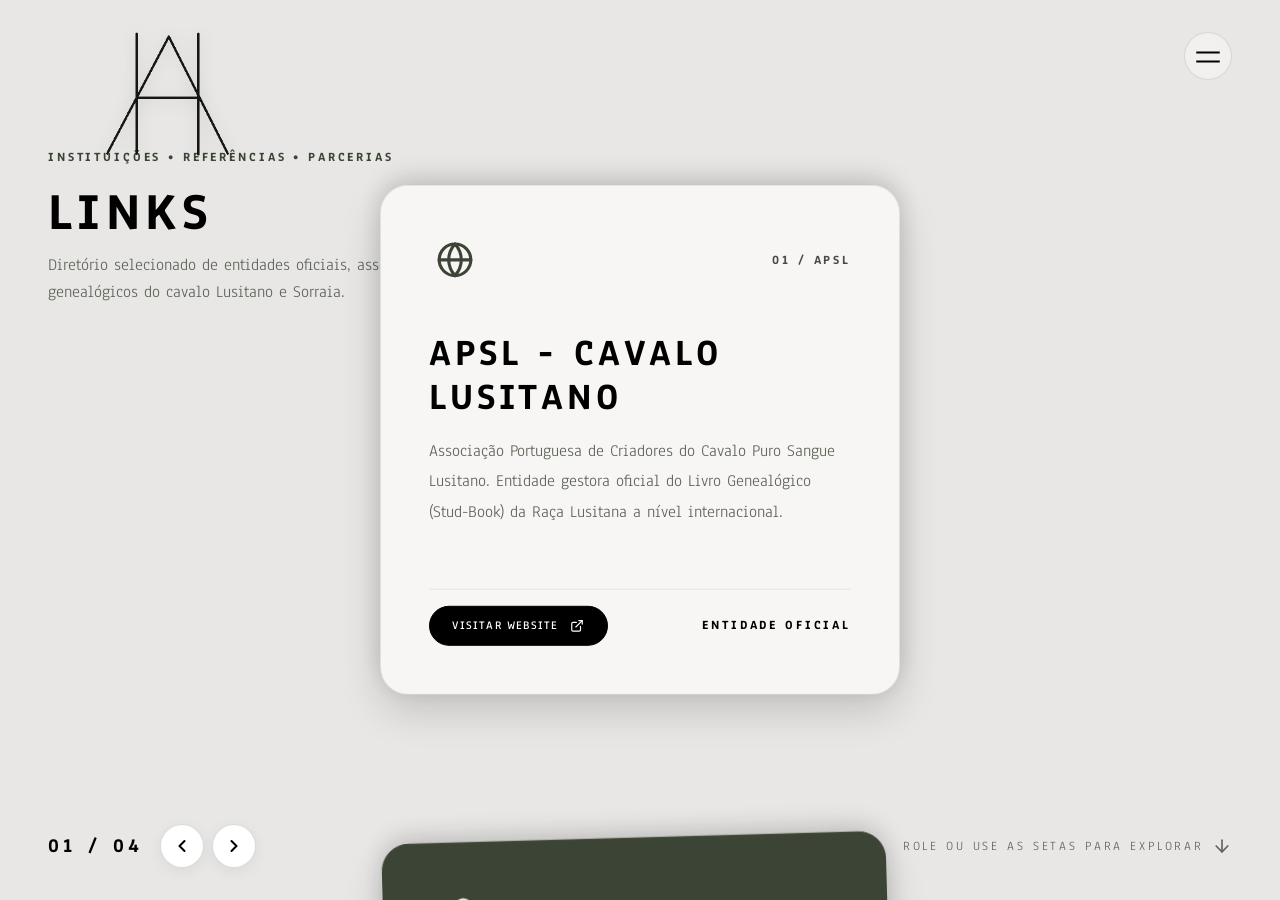
<file: links.html>
<!DOCTYPE html>
<html lang="pt-PT" class="deck-page">
<head>
  <meta charset="UTF-8">
  <meta name="viewport" content="width=device-width, initial-scale=1.0">
  <title>Links Úteis – Herdade do Azinhal</title>
  
  <meta name="description" content="Ligações úteis sobre o cavalo Lusitano, a preservação do cavalo Sorraia, associações equestres e património zootécnico português.">

  <!-- Favicon -->
  <link rel="icon" type="image/svg+xml" href="assets/favicon/favicon.svg">

  <!-- CSS Core & Card Deck -->
  <link rel="stylesheet" href="assets/css/variables.css">
  <link rel="stylesheet" href="assets/css/reset.css">
  <link rel="stylesheet" href="assets/css/main.css">
  <link rel="stylesheet" href="assets/css/navigation.css">
  <link rel="stylesheet" href="assets/css/card-deck.css">
  <link rel="stylesheet" href="assets/css/responsive.css">
</head>
<body class="deck-page">

  <!-- Cabeçalho Fixo -->
  <header class="site-header" role="banner">
    <a href="./" class="brand-link" aria-label="Herdade do Azinhal - Página Inicial">
      <img src="assets/logo/logo_dark.png" alt="Herdade do Azinhal" class="brand-logo-img">
    </a>

    <!-- Botão Hamburger Minimalista -->
    <button id="menuToggle" class="menu-toggle-btn" aria-label="Abrir menu de navegação" aria-expanded="false" aria-controls="drawerOverlay">
      <span class="menu-toggle-line"></span>
      <span class="menu-toggle-line"></span>
    </button>
  </header>

  <!-- Palco do Baralho de Cartas (Imagens 2 a 4) -->
  <main class="deck-page-wrapper" id="mainContent" role="main">

    <!-- Cabeçalho Superior Esquerdo -->
    <div class="deck-page-header">
      <span class="brand-tag">Instituições • Referências • Parcerias</span>
      <h1 class="deck-page-title">Links</h1>
      <p class="deck-page-desc">
        Diretório selecionado de entidades oficiais, associações de raça e registos genealógicos do cavalo Lusitano e Sorraia.
      </p>
    </div>

    <!-- Baralho de Cartas Empilhadas -->
    <section class="deck-stage-container" aria-label="Cartas de Links Úteis">
      <div class="deck-cards-stack">

        <!-- Carta 1: APSL -->
        <article class="deck-card theme-sand">
          <div class="deck-card-top">
            <div class="deck-card-icon" aria-hidden="true">
              <svg viewBox="0 0 24 24" fill="none" stroke="currentColor" stroke-width="2" stroke-linecap="round" stroke-linejoin="round">
                <circle cx="12" cy="12" r="10"></circle>
                <line x1="2" y1="12" x2="22" y2="12"></line>
                <path d="M12 2a15.3 15.3 0 0 1 4 10 15.3 15.3 0 0 1-4 10 15.3 15.3 0 0 1-4-10 15.3 15.3 0 0 1 4-10z"></path>
              </svg>
            </div>
            <span class="deck-card-num">01 / APSL</span>
          </div>

          <div class="deck-card-content">
            <h2 class="deck-card-title">APSL - Cavalo Lusitano</h2>
            <p class="deck-card-desc">
              Associação Portuguesa de Criadores do Cavalo Puro Sangue Lusitano. Entidade gestora oficial do Livro Genealógico (Stud-Book) da Raça Lusitana a nível internacional.
            </p>
          </div>

          <div class="deck-card-footer">
            <a href="https://www.cavalo-lusitano.com" target="_blank" rel="noopener noreferrer" class="btn-pill btn-pill-dark" style="padding: 0.6rem 1.4rem; font-size: 0.75rem;">
              <span>Visitar Website</span>
              <svg width="14" height="14" viewBox="0 0 24 24" fill="none" stroke="currentColor" stroke-width="2" stroke-linecap="round" stroke-linejoin="round"><path d="M18 13v6a2 2 0 0 1-2 2H5a2 2 0 0 1-2-2V8a2 2 0 0 1 2-2h6"></path><polyline points="15 3 21 3 21 9"></polyline><line x1="10" y1="14" x2="21" y2="3"></line></svg>
            </a>
            <span class="deck-card-action">Entidade Oficial</span>
          </div>
        </article>

        <!-- Carta 2: Associação Cavalo Sorraia -->
        <article class="deck-card theme-olive">
          <div class="deck-card-top">
            <div class="deck-card-icon" aria-hidden="true">
              <svg viewBox="0 0 24 24" fill="none" stroke="currentColor" stroke-width="2" stroke-linecap="round" stroke-linejoin="round">
                <path d="M10 13a5 5 0 0 0 7.54.54l3-3a5 5 0 0 0-7.07-7.07l-1.72 1.71"></path>
                <path d="M14 11a5 5 0 0 0-7.54-.54l-3 3a5 5 0 0 0 7.07 7.07l1.71-1.71"></path>
              </svg>
            </div>
            <span class="deck-card-num">02 / Sorraia</span>
          </div>

          <div class="deck-card-content">
            <h2 class="deck-card-title">Cavalo do Sorraia</h2>
            <p class="deck-card-desc">
              Organizações dedicadas ao estudo, conservação e preservação genética do Cavalo Sorraia. Informação científica, histórico dos estudos de Ruy d'Andrade e dados do registo zootécnico.
            </p>
          </div>

          <div class="deck-card-footer">
            <a href="http://www.sorraia.org" target="_blank" rel="noopener noreferrer" class="btn-pill btn-pill-outline" style="background: var(--color-white); color: var(--color-black); border-color: var(--color-white); padding: 0.6rem 1.4rem; font-size: 0.75rem;">
              <span>Consultar Dados</span>
              <svg width="14" height="14" viewBox="0 0 24 24" fill="none" stroke="currentColor" stroke-width="2" stroke-linecap="round" stroke-linejoin="round"><path d="M18 13v6a2 2 0 0 1-2 2H5a2 2 0 0 1-2-2V8a2 2 0 0 1 2-2h6"></path><polyline points="15 3 21 3 21 9"></polyline><line x1="10" y1="14" x2="21" y2="3"></line></svg>
            </a>
            <span class="deck-card-action">Preservação</span>
          </div>
        </article>

        <!-- Carta 3: FEP - Federação Equestre -->
        <article class="deck-card theme-terracotta">
          <div class="deck-card-top">
            <div class="deck-card-icon" aria-hidden="true">
              <svg viewBox="0 0 24 24" fill="none" stroke="currentColor" stroke-width="2" stroke-linecap="round" stroke-linejoin="round">
                <polygon points="12 2 15.09 8.26 22 9.27 17 14.14 18.18 21.02 12 17.77 5.82 21.02 7 14.14 2 9.27 8.91 8.26 12 2"></polygon>
              </svg>
            </div>
            <span class="deck-card-num">03 / Desporto</span>
          </div>

          <div class="deck-card-content">
            <h2 class="deck-card-title">Federação Equestre Portuguesa</h2>
            <p class="deck-card-desc">
              Órgão regulador das disciplinas equestres em Portugal (Dressage, Obstáculos, Equitação de Trabalho e Atrelagem). Calendário de provas e rankings desportivos.
            </p>
          </div>

          <div class="deck-card-footer">
            <a href="https://www.fep.pt" target="_blank" rel="noopener noreferrer" class="btn-pill btn-pill-outline" style="background: var(--color-white); color: var(--color-black); border-color: var(--color-white); padding: 0.6rem 1.4rem; font-size: 0.75rem;">
              <span>Visitar FEP</span>
              <svg width="14" height="14" viewBox="0 0 24 24" fill="none" stroke="currentColor" stroke-width="2" stroke-linecap="round" stroke-linejoin="round"><path d="M18 13v6a2 2 0 0 1-2 2H5a2 2 0 0 1-2-2V8a2 2 0 0 1 2-2h6"></path><polyline points="15 3 21 3 21 9"></polyline><line x1="10" y1="14" x2="21" y2="3"></line></svg>
            </a>
            <span class="deck-card-action">Competição</span>
          </div>
        </article>

        <!-- Carta 4: Fundação Alter Real -->
        <article class="deck-card theme-black">
          <div class="deck-card-top">
            <div class="deck-card-icon" aria-hidden="true">
              <svg viewBox="0 0 24 24" fill="none" stroke="currentColor" stroke-width="2" stroke-linecap="round" stroke-linejoin="round">
                <path d="M3 9l9-7 9 7v11a2 2 0 0 1-2 2H5a2 2 0 0 1-2-2z"></path>
              </svg>
            </div>
            <span class="deck-card-num">04 / História</span>
          </div>

          <div class="deck-card-content">
            <h2 class="deck-card-title">Coudelaria de Alter Real</h2>
            <p class="deck-card-desc">
              Uma das coudelarias mais antigas do mundo, fundada em 1748 por D. João V. Parceira histórica na preservação e valorização do património equestre nacional português.
            </p>
          </div>

          <div class="deck-card-footer">
            <a href="https://www.alterreal.pt" target="_blank" rel="noopener noreferrer" class="btn-pill btn-pill-outline" style="background: var(--color-sand); color: var(--color-black); border-color: var(--color-sand); padding: 0.6rem 1.4rem; font-size: 0.75rem;">
              <span>Saber Mais</span>
              <svg width="14" height="14" viewBox="0 0 24 24" fill="none" stroke="currentColor" stroke-width="2" stroke-linecap="round" stroke-linejoin="round"><path d="M18 13v6a2 2 0 0 1-2 2H5a2 2 0 0 1-2-2V8a2 2 0 0 1 2-2h6"></path><polyline points="15 3 21 3 21 9"></polyline><line x1="10" y1="14" x2="21" y2="3"></line></svg>
            </a>
            <span class="deck-card-action">Património</span>
          </div>
        </article>

      </div>
    </section>

    <!-- Rodapé: Contador e Dica de Scroll -->
    <footer class="deck-page-footer">
      <div class="deck-progress-indicator">
        <span id="deckCounter" class="deck-counter">01 / 04</span>
        <div class="deck-nav-controls">
          <button id="deckPrev" class="deck-ctrl-btn" aria-label="Carta anterior">
            <svg viewBox="0 0 24 24" fill="none" stroke="currentColor" stroke-width="2.5" stroke-linecap="round" stroke-linejoin="round">
              <polyline points="15 18 9 12 15 6"></polyline>
            </svg>
          </button>
          <button id="deckNext" class="deck-ctrl-btn" aria-label="Próxima carta">
            <svg viewBox="0 0 24 24" fill="none" stroke="currentColor" stroke-width="2.5" stroke-linecap="round" stroke-linejoin="round">
              <polyline points="9 18 15 12 9 6"></polyline>
            </svg>
          </button>
        </div>
      </div>

      <div class="deck-scroll-hint" aria-hidden="true">
        <span data-i18n="deck_scroll_hint">Role ou use as setas para explorar</span>
        <svg width="20" height="20" viewBox="0 0 24 24" fill="none" stroke="currentColor" stroke-width="2" stroke-linecap="round" stroke-linejoin="round">
          <line x1="12" y1="5" x2="12" y2="19"></line>
          <polyline points="19 12 12 19 5 12"></polyline>
        </svg>
      </div>
    </footer>
  </main>

  <!-- Menu Drawer Minimalista -->
  <aside id="drawerOverlay" class="drawer-overlay" aria-hidden="true" role="dialog" aria-modal="true" aria-label="Menu principal de navegação">
    <div class="drawer-inner">
      <nav class="drawer-nav-list" role="navigation">
        <!-- Seletor de Idioma PT | EN acima de HERDADE DO AZINHAL -->
        <div class="drawer-lang-switcher" role="group" aria-label="Idioma / Language">
          <button type="button" class="lang-btn is-active" data-lang="pt" aria-label="Mudar para Português">PT</button>
          <span class="lang-divider" aria-hidden="true">|</span>
          <button type="button" class="lang-btn" data-lang="en" aria-label="Switch to English">EN</button>
        </div>

        <div class="drawer-nav-item">
          <a href="./" class="drawer-link">
            <span data-i18n="nav_herdade">Herdade do Azinhal</span>
            <span class="drawer-arrow" aria-hidden="true">
              <svg viewBox="0 0 24 24" fill="none" stroke="currentColor" stroke-width="2.5" stroke-linecap="round" stroke-linejoin="round">
                <line x1="5" y1="12" x2="19" y2="12"></line>
                <polyline points="12 5 19 12 12 19"></polyline>
              </svg>
            </span>
          </a>
        </div>

        <div class="drawer-nav-item">
          <a href="a-coudelaria" class="drawer-link">
            <span data-i18n="nav_coudelaria">A Coudelaria</span>
            <span class="drawer-arrow" aria-hidden="true">
              <svg viewBox="0 0 24 24" fill="none" stroke="currentColor" stroke-width="2.5" stroke-linecap="round" stroke-linejoin="round">
                <line x1="5" y1="12" x2="19" y2="12"></line>
                <polyline points="12 5 19 12 12 19"></polyline>
              </svg>
            </span>
          </a>
        </div>

        <div class="drawer-nav-item">
          <a href="lusitanos" class="drawer-link">
            <span data-i18n="nav_lusitanos">Lusitanos</span>
            <span class="drawer-arrow" aria-hidden="true">
              <svg viewBox="0 0 24 24" fill="none" stroke="currentColor" stroke-width="2.5" stroke-linecap="round" stroke-linejoin="round">
                <line x1="5" y1="12" x2="19" y2="12"></line>
                <polyline points="12 5 19 12 12 19"></polyline>
              </svg>
            </span>
          </a>
        </div>

        <div class="drawer-nav-item">
          <a href="sorraias" class="drawer-link">
            <span data-i18n="nav_sorraias">Sorraias</span>
            <span class="drawer-arrow" aria-hidden="true">
              <svg viewBox="0 0 24 24" fill="none" stroke="currentColor" stroke-width="2.5" stroke-linecap="round" stroke-linejoin="round">
                <line x1="5" y1="12" x2="19" y2="12"></line>
                <polyline points="12 5 19 12 12 19"></polyline>
              </svg>
            </span>
          </a>
        </div>

        <div class="drawer-nav-item">
          <a href="gado" class="drawer-link">
            <span data-i18n="nav_gado">Gado</span>
            <span class="drawer-arrow" aria-hidden="true">
              <svg viewBox="0 0 24 24" fill="none" stroke="currentColor" stroke-width="2.5" stroke-linecap="round" stroke-linejoin="round">
                <line x1="5" y1="12" x2="19" y2="12"></line>
                <polyline points="12 5 19 12 12 19"></polyline>
              </svg>
            </span>
          </a>
        </div>

        <div class="drawer-nav-item">
          <a href="galeria" class="drawer-link">
            <span data-i18n="nav_galeria">Galeria</span>
            <span class="drawer-arrow" aria-hidden="true">
              <svg viewBox="0 0 24 24" fill="none" stroke="currentColor" stroke-width="2.5" stroke-linecap="round" stroke-linejoin="round">
                <line x1="5" y1="12" x2="19" y2="12"></line>
                <polyline points="12 5 19 12 12 19"></polyline>
              </svg>
            </span>
          </a>
        </div>

        <div class="drawer-nav-item">
          <a href="links" class="drawer-link">
            <span data-i18n="nav_links">Links</span>
            <span class="drawer-arrow" aria-hidden="true">
              <svg viewBox="0 0 24 24" fill="none" stroke="currentColor" stroke-width="2.5" stroke-linecap="round" stroke-linejoin="round">
                <line x1="5" y1="12" x2="19" y2="12"></line>
                <polyline points="12 5 19 12 12 19"></polyline>
              </svg>
            </span>
          </a>
        </div>

        <div class="drawer-nav-item">
          <a href="contactos" class="drawer-link">
            <span data-i18n="nav_contactos">Contactos</span>
            <span class="drawer-arrow" aria-hidden="true">
              <svg viewBox="0 0 24 24" fill="none" stroke="currentColor" stroke-width="2.5" stroke-linecap="round" stroke-linejoin="round">
                <line x1="5" y1="12" x2="19" y2="12"></line>
                <polyline points="12 5 19 12 12 19"></polyline>
              </svg>
            </span>
          </a>
        </div>
      </nav>

      <!-- Rodapé do Drawer com Termos e Políticas no Hover e Copyright -->
      <div class="drawer-footer">
        <div class="drawer-policies-wrap">
          <button type="button" class="drawer-policies-trigger" aria-haspopup="true" aria-expanded="false">
            <span data-i18n="footer_terms">Termos e políticas</span>
            <svg width="14" height="14" viewBox="0 0 24 24" fill="none" stroke="currentColor" stroke-width="2" stroke-linecap="round" stroke-linejoin="round" aria-hidden="true">
              <polyline points="18 15 12 9 6 15"></polyline>
            </svg>
          </button>
          <div class="drawer-policies-popover" role="tooltip">
            <a href="politica-de-privacidade" class="drawer-policy-link" data-i18n="footer_privacy">Política de privacidade</a>
            <a href="politica-de-cookies" class="drawer-policy-link" data-i18n="footer_cookies">Política de Cookies</a>
          </div>
        </div>

        <div class="drawer-copyright">
          <span data-i18n="footer_copyright">© 2026 Coudelaria Herdade do Azinhal</span>
        </div>
      </div>
    </div>
  </aside>

  <!-- Scripts -->
  <script src="assets/js/i18n.js"></script>
  <script src="assets/js/navigation.js"></script>
  <script src="assets/js/card-deck.js"></script>
</body>
</html>
</file>
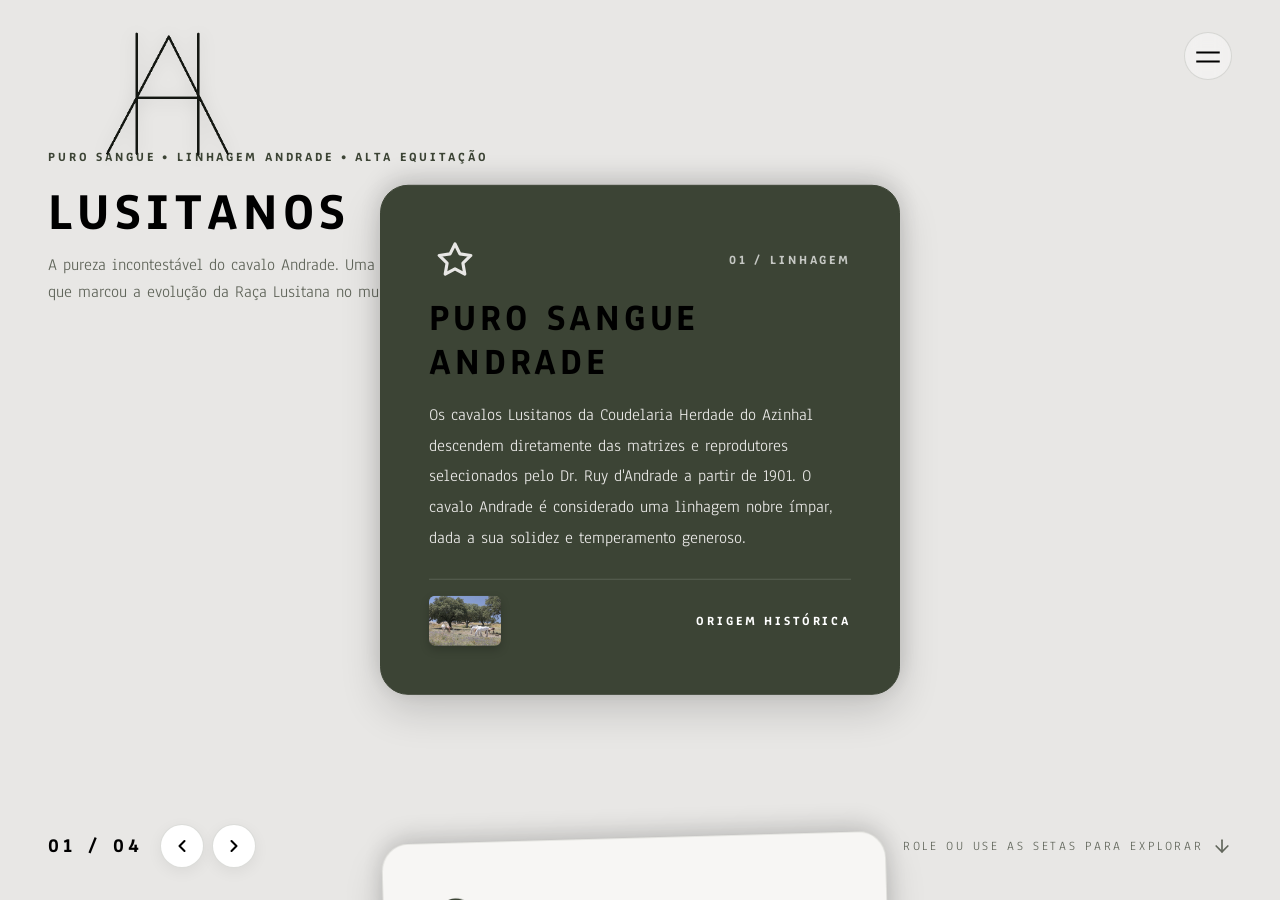
<file: lusitanos.html>
<!DOCTYPE html>
<html lang="pt-PT" class="deck-page">
<head>
  <meta charset="UTF-8">
  <meta name="viewport" content="width=device-width, initial-scale=1.0">
  <title>Cavalos Lusitanos – Herdade do Azinhal</title>
  
  <meta name="description" content="Cavalos Lusitanos puro sangue Andrade da Coudelaria Herdade do Azinhal em Portalegre. Linhagem histórica de funcionalidade, nobreza e aptidão para o ensino.">

  <!-- Favicon -->
  <link rel="icon" type="image/svg+xml" href="assets/favicon/favicon.svg">

  <!-- CSS Core & Card Deck -->
  <link rel="stylesheet" href="assets/css/variables.css">
  <link rel="stylesheet" href="assets/css/reset.css">
  <link rel="stylesheet" href="assets/css/main.css">
  <link rel="stylesheet" href="assets/css/navigation.css">
  <link rel="stylesheet" href="assets/css/card-deck.css">
  <link rel="stylesheet" href="assets/css/responsive.css">
</head>
<body class="deck-page">

  <!-- Cabeçalho Fixo -->
  <header class="site-header" role="banner">
    <a href="./" class="brand-link" aria-label="Herdade do Azinhal - Página Inicial">
      <img src="assets/logo/logo_dark.png" alt="Herdade do Azinhal" class="brand-logo-img">
    </a>

    <!-- Botão Hamburger Minimalista -->
    <button id="menuToggle" class="menu-toggle-btn" aria-label="Abrir menu de navegação" aria-expanded="false" aria-controls="drawerOverlay">
      <span class="menu-toggle-line"></span>
      <span class="menu-toggle-line"></span>
    </button>
  </header>

  <!-- Palco do Baralho de Cartas (Imagens 2 a 4) -->
  <main class="deck-page-wrapper" id="mainContent" role="main">

    <!-- Cabeçalho Superior Esquerdo -->
    <div class="deck-page-header">
      <span class="brand-tag">Puro Sangue • Linhagem Andrade • Alta Equitação</span>
      <h1 class="deck-page-title">Lusitanos</h1>
      <p class="deck-page-desc">
        A pureza incontestável do cavalo Andrade. Uma linhagem distintiva, vigorosa e nobre que marcou a evolução da Raça Lusitana no mundo.
      </p>
    </div>

    <!-- Baralho de Cartas Empilhadas -->
    <section class="deck-stage-container" aria-label="Cartas Informativas sobre Cavalos Lusitanos">
      <div class="deck-cards-stack">

        <!-- Carta 1: O Puro Sangue Andrade -->
        <article class="deck-card theme-olive">
          <div class="deck-card-top">
            <div class="deck-card-icon" aria-hidden="true">
              <svg viewBox="0 0 24 24" fill="none" stroke="currentColor" stroke-width="2" stroke-linecap="round" stroke-linejoin="round">
                <path d="M12 2l3.09 6.26L22 9.27l-5 4.87 1.18 6.88L12 17.77l-6.18 3.25L7 14.14 2 9.27l6.91-1.01L12 2z"></path>
              </svg>
            </div>
            <span class="deck-card-num">01 / Linhagem</span>
          </div>

          <div class="deck-card-content">
            <h2 class="deck-card-title">Puro Sangue Andrade</h2>
            <p class="deck-card-desc">
              Os cavalos Lusitanos da Coudelaria Herdade do Azinhal descendem diretamente das matrizes e reprodutores selecionados pelo Dr. Ruy d'Andrade a partir de 1901. O cavalo Andrade é considerado uma linhagem nobre ímpar, dada a sua solidez e temperamento generoso.
            </p>
          </div>

          <div class="deck-card-footer">
            <div class="deck-card-thumb">
              <img src="assets/images/foto_tres.jpg" alt="Cavalo Lusitano Andrade" loading="lazy">
            </div>
            <span class="deck-card-action">Origem Histórica</span>
          </div>
        </article>

        <!-- Carta 2: Garanhões Fundadores -->
        <article class="deck-card theme-sand">
          <div class="deck-card-top">
            <div class="deck-card-icon" aria-hidden="true">
              <svg viewBox="0 0 24 24" fill="none" stroke="currentColor" stroke-width="2" stroke-linecap="round" stroke-linejoin="round">
                <circle cx="12" cy="12" r="10"></circle>
                <line x1="12" y1="8" x2="12" y2="12"></line>
                <line x1="12" y1="16" x2="12.01" y2="16"></line>
              </svg>
            </div>
            <span class="deck-card-num">02 / Genealogia</span>
          </div>

          <div class="deck-card-content">
            <h2 class="deck-card-title">Garanhões Notáveis</h2>
            <p class="deck-card-desc">
              Garanhões como Rumboso, Arriero e Príncipe Real tornaram-se lendas da linhagem Andrade. Transmitiram ossatura forte, andamentos elásticos e uma coragem lendária que hoje fundamenta os melhores plantéis em Portugal e além-fronteiras.
            </p>
          </div>

          <div class="deck-card-footer">
            <div class="deck-card-thumb">
              <img src="assets/images/foto_oito.jpg" alt="Garanhão Andrade" loading="lazy">
            </div>
            <span class="deck-card-action">Pilares da Raça</span>
          </div>
        </article>

        <!-- Carta 3: Morfologia e Caráter -->
        <article class="deck-card theme-terracotta">
          <div class="deck-card-top">
            <div class="deck-card-icon" aria-hidden="true">
              <svg viewBox="0 0 24 24" fill="none" stroke="currentColor" stroke-width="2" stroke-linecap="round" stroke-linejoin="round">
                <path d="M20.24 12.24a6 6 0 0 0-8.49-8.49L5 10.5V19h8.5z"></path>
                <line x1="16" y1="8" x2="2" y2="22"></line>
                <line x1="17.5" y1="15" x2="9" y2="15"></line>
              </svg>
            </div>
            <span class="deck-card-num">03 / Morfologia</span>
          </div>

          <div class="deck-card-content">
            <h2 class="deck-card-title">Perfil e Andamentos</h2>
            <p class="deck-card-desc">
              O modelo do cavalo Andrade caracteriza-se pela cabeça harmoniosa com perfil sub-convexo, pescoço bem inserido, dorso-rim compacto e membros com aprumos impecáveis. Os andamentos são cadenciados, suaves e com grande elevação de espádua.
            </p>
          </div>

          <div class="deck-card-footer">
            <div class="deck-card-thumb">
              <img src="assets/images/foto_dezesseis.jpg" alt="Morfologia Lusitano" loading="lazy">
            </div>
            <span class="deck-card-action">Harmonia e Força</span>
          </div>
        </article>

        <!-- Carta 4: Ensino e Funcionalidade -->
        <article class="deck-card theme-black">
          <div class="deck-card-top">
            <div class="deck-card-icon" aria-hidden="true">
              <svg viewBox="0 0 24 24" fill="none" stroke="currentColor" stroke-width="2" stroke-linecap="round" stroke-linejoin="round">
                <polygon points="12 2 2 7 12 12 22 7 12 2"></polygon>
                <polyline points="2 17 12 22 22 17"></polyline>
                <polyline points="2 12 12 17 22 12"></polyline>
              </svg>
            </div>
            <span class="deck-card-num">04 / Funcionalidade</span>
          </div>

          <div class="deck-card-content">
            <h2 class="deck-card-title">Aptidão e Ensino Clássico</h2>
            <p class="deck-card-desc">
              Comprovados em provas nacionais e internacionais de Dressage, Equitação de Trabalho e lide no campo, os Lusitanos da Herdade do Azinhal destacam-se pela extraordinária facilidade de reunião, inteligência e submissão à sela.
            </p>
          </div>

          <div class="deck-card-footer">
            <div class="deck-card-thumb">
              <img src="assets/images/foto_seis.jpg" alt="Ensino Clássico" loading="lazy">
            </div>
            <span class="deck-card-action">Alta Equitação</span>
          </div>
        </article>

      </div>
    </section>

    <!-- Rodapé: Contador e Dica de Scroll -->
    <footer class="deck-page-footer">
      <div class="deck-progress-indicator">
        <span id="deckCounter" class="deck-counter">01 / 04</span>
        <div class="deck-nav-controls">
          <button id="deckPrev" class="deck-ctrl-btn" aria-label="Carta anterior">
            <svg viewBox="0 0 24 24" fill="none" stroke="currentColor" stroke-width="2.5" stroke-linecap="round" stroke-linejoin="round">
              <polyline points="15 18 9 12 15 6"></polyline>
            </svg>
          </button>
          <button id="deckNext" class="deck-ctrl-btn" aria-label="Próxima carta">
            <svg viewBox="0 0 24 24" fill="none" stroke="currentColor" stroke-width="2.5" stroke-linecap="round" stroke-linejoin="round">
              <polyline points="9 18 15 12 9 6"></polyline>
            </svg>
          </button>
        </div>
      </div>

      <div class="deck-scroll-hint" aria-hidden="true">
        <span data-i18n="deck_scroll_hint">Role ou use as setas para explorar</span>
        <svg width="20" height="20" viewBox="0 0 24 24" fill="none" stroke="currentColor" stroke-width="2" stroke-linecap="round" stroke-linejoin="round">
          <line x1="12" y1="5" x2="12" y2="19"></line>
          <polyline points="19 12 12 19 5 12"></polyline>
        </svg>
      </div>
    </footer>
  </main>

  <!-- Menu Drawer Minimalista -->
  <aside id="drawerOverlay" class="drawer-overlay" aria-hidden="true" role="dialog" aria-modal="true" aria-label="Menu principal de navegação">
    <div class="drawer-inner">
      <nav class="drawer-nav-list" role="navigation">
        <!-- Seletor de Idioma PT | EN acima de HERDADE DO AZINHAL -->
        <div class="drawer-lang-switcher" role="group" aria-label="Idioma / Language">
          <button type="button" class="lang-btn is-active" data-lang="pt" aria-label="Mudar para Português">PT</button>
          <span class="lang-divider" aria-hidden="true">|</span>
          <button type="button" class="lang-btn" data-lang="en" aria-label="Switch to English">EN</button>
        </div>

        <div class="drawer-nav-item">
          <a href="./" class="drawer-link">
            <span data-i18n="nav_herdade">Herdade do Azinhal</span>
            <span class="drawer-arrow" aria-hidden="true">
              <svg viewBox="0 0 24 24" fill="none" stroke="currentColor" stroke-width="2.5" stroke-linecap="round" stroke-linejoin="round">
                <line x1="5" y1="12" x2="19" y2="12"></line>
                <polyline points="12 5 19 12 12 19"></polyline>
              </svg>
            </span>
          </a>
        </div>

        <div class="drawer-nav-item">
          <a href="a-coudelaria" class="drawer-link">
            <span data-i18n="nav_coudelaria">A Coudelaria</span>
            <span class="drawer-arrow" aria-hidden="true">
              <svg viewBox="0 0 24 24" fill="none" stroke="currentColor" stroke-width="2.5" stroke-linecap="round" stroke-linejoin="round">
                <line x1="5" y1="12" x2="19" y2="12"></line>
                <polyline points="12 5 19 12 12 19"></polyline>
              </svg>
            </span>
          </a>
        </div>

        <div class="drawer-nav-item">
          <a href="lusitanos" class="drawer-link">
            <span data-i18n="nav_lusitanos">Lusitanos</span>
            <span class="drawer-arrow" aria-hidden="true">
              <svg viewBox="0 0 24 24" fill="none" stroke="currentColor" stroke-width="2.5" stroke-linecap="round" stroke-linejoin="round">
                <line x1="5" y1="12" x2="19" y2="12"></line>
                <polyline points="12 5 19 12 12 19"></polyline>
              </svg>
            </span>
          </a>
        </div>

        <div class="drawer-nav-item">
          <a href="sorraias" class="drawer-link">
            <span data-i18n="nav_sorraias">Sorraias</span>
            <span class="drawer-arrow" aria-hidden="true">
              <svg viewBox="0 0 24 24" fill="none" stroke="currentColor" stroke-width="2.5" stroke-linecap="round" stroke-linejoin="round">
                <line x1="5" y1="12" x2="19" y2="12"></line>
                <polyline points="12 5 19 12 12 19"></polyline>
              </svg>
            </span>
          </a>
        </div>

        <div class="drawer-nav-item">
          <a href="gado" class="drawer-link">
            <span data-i18n="nav_gado">Gado</span>
            <span class="drawer-arrow" aria-hidden="true">
              <svg viewBox="0 0 24 24" fill="none" stroke="currentColor" stroke-width="2.5" stroke-linecap="round" stroke-linejoin="round">
                <line x1="5" y1="12" x2="19" y2="12"></line>
                <polyline points="12 5 19 12 12 19"></polyline>
              </svg>
            </span>
          </a>
        </div>

        <div class="drawer-nav-item">
          <a href="galeria" class="drawer-link">
            <span data-i18n="nav_galeria">Galeria</span>
            <span class="drawer-arrow" aria-hidden="true">
              <svg viewBox="0 0 24 24" fill="none" stroke="currentColor" stroke-width="2.5" stroke-linecap="round" stroke-linejoin="round">
                <line x1="5" y1="12" x2="19" y2="12"></line>
                <polyline points="12 5 19 12 12 19"></polyline>
              </svg>
            </span>
          </a>
        </div>

        <div class="drawer-nav-item">
          <a href="links" class="drawer-link">
            <span data-i18n="nav_links">Links</span>
            <span class="drawer-arrow" aria-hidden="true">
              <svg viewBox="0 0 24 24" fill="none" stroke="currentColor" stroke-width="2.5" stroke-linecap="round" stroke-linejoin="round">
                <line x1="5" y1="12" x2="19" y2="12"></line>
                <polyline points="12 5 19 12 12 19"></polyline>
              </svg>
            </span>
          </a>
        </div>

        <div class="drawer-nav-item">
          <a href="contactos" class="drawer-link">
            <span data-i18n="nav_contactos">Contactos</span>
            <span class="drawer-arrow" aria-hidden="true">
              <svg viewBox="0 0 24 24" fill="none" stroke="currentColor" stroke-width="2.5" stroke-linecap="round" stroke-linejoin="round">
                <line x1="5" y1="12" x2="19" y2="12"></line>
                <polyline points="12 5 19 12 12 19"></polyline>
              </svg>
            </span>
          </a>
        </div>
      </nav>

      <!-- Rodapé do Drawer com Termos e Políticas no Hover e Copyright -->
      <div class="drawer-footer">
        <div class="drawer-policies-wrap">
          <button type="button" class="drawer-policies-trigger" aria-haspopup="true" aria-expanded="false">
            <span data-i18n="footer_terms">Termos e políticas</span>
            <svg width="14" height="14" viewBox="0 0 24 24" fill="none" stroke="currentColor" stroke-width="2" stroke-linecap="round" stroke-linejoin="round" aria-hidden="true">
              <polyline points="18 15 12 9 6 15"></polyline>
            </svg>
          </button>
          <div class="drawer-policies-popover" role="tooltip">
            <a href="politica-de-privacidade" class="drawer-policy-link" data-i18n="footer_privacy">Política de privacidade</a>
            <a href="politica-de-cookies" class="drawer-policy-link" data-i18n="footer_cookies">Política de Cookies</a>
          </div>
        </div>

        <div class="drawer-copyright">
          <span data-i18n="footer_copyright">© 2026 Coudelaria Herdade do Azinhal</span>
        </div>
      </div>
    </div>
  </aside>

  <!-- Scripts -->
  <script src="assets/js/i18n.js"></script>
  <script src="assets/js/navigation.js"></script>
  <script src="assets/js/card-deck.js"></script>
</body>
</html>
</file>
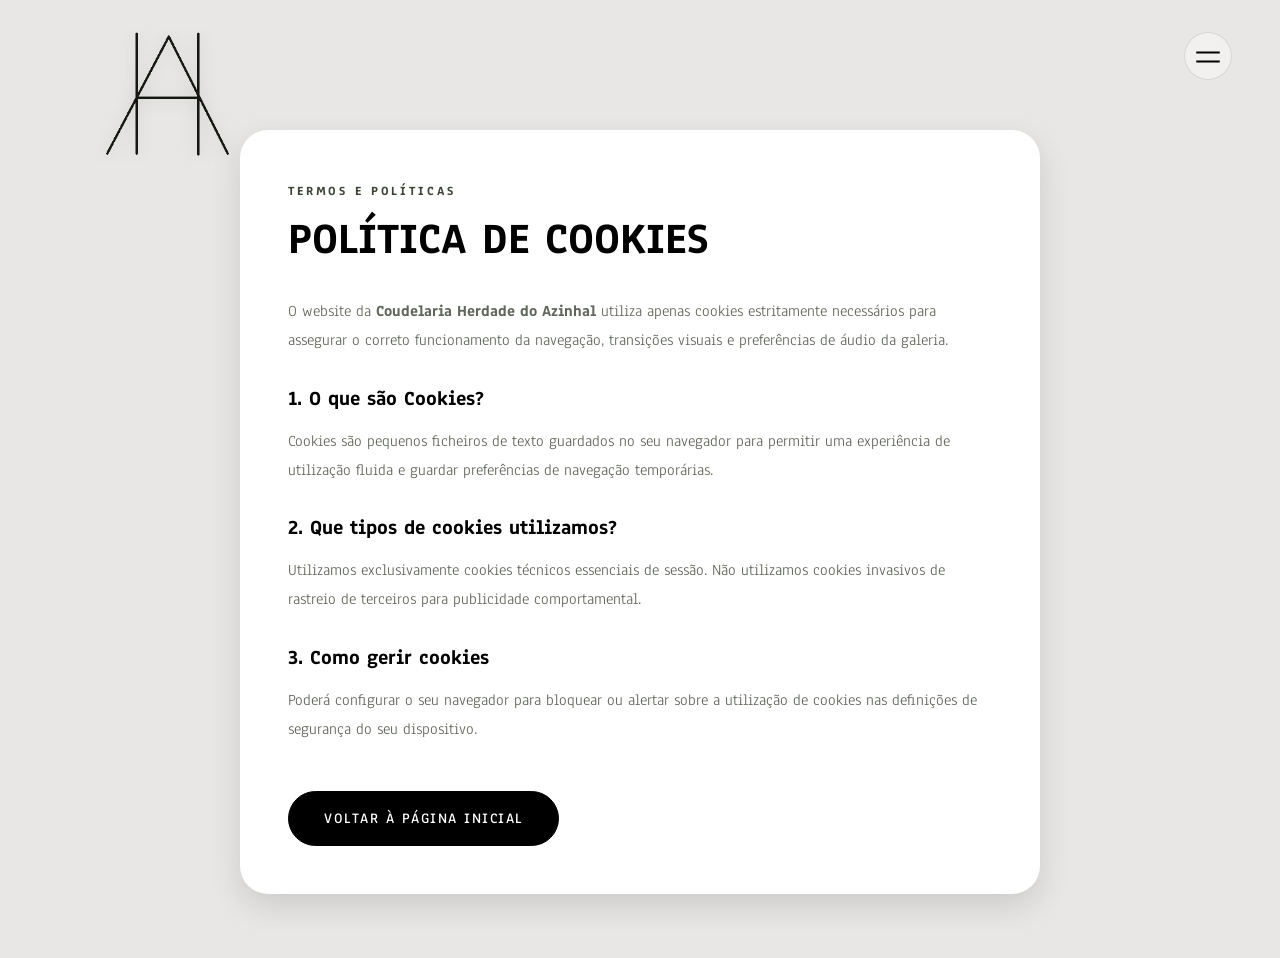
<file: politica-de-cookies.html>
<!DOCTYPE html>
<html lang="pt-PT">
<head>
  <meta charset="UTF-8">
  <meta name="viewport" content="width=device-width, initial-scale=1.0">
  <title>Política de Cookies – Herdade do Azinhal</title>
  
  <meta name="description" content="Política de cookies e preferências de navegação da Coudelaria Herdade do Azinhal.">
  <link rel="icon" type="image/svg+xml" href="assets/favicon/favicon.svg">

  <!-- CSS Core -->
  <link rel="stylesheet" href="assets/css/variables.css">
  <link rel="stylesheet" href="assets/css/reset.css">
  <link rel="stylesheet" href="assets/css/main.css">
  <link rel="stylesheet" href="assets/css/navigation.css">
  <link rel="stylesheet" href="assets/css/responsive.css">
</head>
<body class="policy-page">

  <!-- Cabeçalho Fixo -->
  <header class="site-header" role="banner">
    <a href="./" class="brand-link" aria-label="Herdade do Azinhal - Página Inicial">
      <img src="assets/logo/logo_dark.png" alt="Herdade do Azinhal" class="brand-logo-img">
    </a>

    <button id="menuToggle" class="menu-toggle-btn" aria-label="Abrir menu de navegação" aria-expanded="false" aria-controls="drawerOverlay">
      <span class="menu-toggle-line"></span>
      <span class="menu-toggle-line"></span>
    </button>
  </header>

  <!-- Conteúdo Central -->
  <main class="policy-main-card" role="main">
    <span class="brand-tag">Termos e Políticas</span>
    <h1 style="font-size: clamp(2rem, 3.5vw, 2.8rem); font-weight: 700; text-transform: uppercase; margin-bottom: var(--space-6);">Política de Cookies</h1>

    <div style="display: flex; flex-direction: column; gap: var(--space-4); color: var(--text-muted); line-height: 1.8;">
      <p>O website da <strong>Coudelaria Herdade do Azinhal</strong> utiliza apenas cookies estritamente necessários para assegurar o correto funcionamento da navegação, transições visuais e preferências de áudio da galeria.</p>
      
      <h2 style="color: var(--color-black); font-size: 1.3rem; margin-top: var(--space-4);">1. O que são Cookies?</h2>
      <p>Cookies são pequenos ficheiros de texto guardados no seu navegador para permitir uma experiência de utilização fluida e guardar preferências de navegação temporárias.</p>

      <h2 style="color: var(--color-black); font-size: 1.3rem; margin-top: var(--space-4);">2. Que tipos de cookies utilizamos?</h2>
      <p>Utilizamos exclusivamente cookies técnicos essenciais de sessão. Não utilizamos cookies invasivos de rastreio de terceiros para publicidade comportamental.</p>

      <h2 style="color: var(--color-black); font-size: 1.3rem; margin-top: var(--space-4);">3. Como gerir cookies</h2>
      <p>Poderá configurar o seu navegador para bloquear ou alertar sobre a utilização de cookies nas definições de segurança do seu dispositivo.</p>

      <div style="margin-top: var(--space-6);">
        <a href="./" class="btn-pill btn-pill-dark">Voltar à Página Inicial</a>
      </div>
    </div>
  </main>

  <!-- Menu Drawer Minimalista -->
  <aside id="drawerOverlay" class="drawer-overlay" aria-hidden="true" role="dialog" aria-modal="true" aria-label="Menu principal de navegação">
    <div class="drawer-inner">
      <nav class="drawer-nav-list" role="navigation">
        <!-- Seletor de Idioma PT | EN acima de HERDADE DO AZINHAL -->
        <div class="drawer-lang-switcher" role="group" aria-label="Idioma / Language">
          <button type="button" class="lang-btn is-active" data-lang="pt" aria-label="Mudar para Português">PT</button>
          <span class="lang-divider" aria-hidden="true">|</span>
          <button type="button" class="lang-btn" data-lang="en" aria-label="Switch to English">EN</button>
        </div>

        <div class="drawer-nav-item">
          <a href="./" class="drawer-link">
            <span data-i18n="nav_herdade">Herdade do Azinhal</span>
            <span class="drawer-arrow" aria-hidden="true">
              <svg viewBox="0 0 24 24" fill="none" stroke="currentColor" stroke-width="2.5" stroke-linecap="round" stroke-linejoin="round">
                <line x1="5" y1="12" x2="19" y2="12"></line>
                <polyline points="12 5 19 12 12 19"></polyline>
              </svg>
            </span>
          </a>
        </div>

        <div class="drawer-nav-item">
          <a href="a-coudelaria" class="drawer-link">
            <span data-i18n="nav_coudelaria">A Coudelaria</span>
            <span class="drawer-arrow" aria-hidden="true">
              <svg viewBox="0 0 24 24" fill="none" stroke="currentColor" stroke-width="2.5" stroke-linecap="round" stroke-linejoin="round">
                <line x1="5" y1="12" x2="19" y2="12"></line>
                <polyline points="12 5 19 12 12 19"></polyline>
              </svg>
            </span>
          </a>
        </div>

        <div class="drawer-nav-item">
          <a href="lusitanos" class="drawer-link">
            <span data-i18n="nav_lusitanos">Lusitanos</span>
            <span class="drawer-arrow" aria-hidden="true">
              <svg viewBox="0 0 24 24" fill="none" stroke="currentColor" stroke-width="2.5" stroke-linecap="round" stroke-linejoin="round">
                <line x1="5" y1="12" x2="19" y2="12"></line>
                <polyline points="12 5 19 12 12 19"></polyline>
              </svg>
            </span>
          </a>
        </div>

        <div class="drawer-nav-item">
          <a href="sorraias" class="drawer-link">
            <span data-i18n="nav_sorraias">Sorraias</span>
            <span class="drawer-arrow" aria-hidden="true">
              <svg viewBox="0 0 24 24" fill="none" stroke="currentColor" stroke-width="2.5" stroke-linecap="round" stroke-linejoin="round">
                <line x1="5" y1="12" x2="19" y2="12"></line>
                <polyline points="12 5 19 12 12 19"></polyline>
              </svg>
            </span>
          </a>
        </div>

        <div class="drawer-nav-item">
          <a href="gado" class="drawer-link">
            <span data-i18n="nav_gado">Gado</span>
            <span class="drawer-arrow" aria-hidden="true">
              <svg viewBox="0 0 24 24" fill="none" stroke="currentColor" stroke-width="2.5" stroke-linecap="round" stroke-linejoin="round">
                <line x1="5" y1="12" x2="19" y2="12"></line>
                <polyline points="12 5 19 12 12 19"></polyline>
              </svg>
            </span>
          </a>
        </div>

        <div class="drawer-nav-item">
          <a href="galeria" class="drawer-link">
            <span data-i18n="nav_galeria">Galeria</span>
            <span class="drawer-arrow" aria-hidden="true">
              <svg viewBox="0 0 24 24" fill="none" stroke="currentColor" stroke-width="2.5" stroke-linecap="round" stroke-linejoin="round">
                <line x1="5" y1="12" x2="19" y2="12"></line>
                <polyline points="12 5 19 12 12 19"></polyline>
              </svg>
            </span>
          </a>
        </div>

        <div class="drawer-nav-item">
          <a href="links" class="drawer-link">
            <span data-i18n="nav_links">Links</span>
            <span class="drawer-arrow" aria-hidden="true">
              <svg viewBox="0 0 24 24" fill="none" stroke="currentColor" stroke-width="2.5" stroke-linecap="round" stroke-linejoin="round">
                <line x1="5" y1="12" x2="19" y2="12"></line>
                <polyline points="12 5 19 12 12 19"></polyline>
              </svg>
            </span>
          </a>
        </div>

        <div class="drawer-nav-item">
          <a href="contactos" class="drawer-link">
            <span data-i18n="nav_contactos">Contactos</span>
            <span class="drawer-arrow" aria-hidden="true">
              <svg viewBox="0 0 24 24" fill="none" stroke="currentColor" stroke-width="2.5" stroke-linecap="round" stroke-linejoin="round">
                <line x1="5" y1="12" x2="19" y2="12"></line>
                <polyline points="12 5 19 12 12 19"></polyline>
              </svg>
            </span>
          </a>
        </div>
      </nav>

      <!-- Rodapé do Drawer com Termos e Políticas no Hover e Copyright -->
      <div class="drawer-footer">
        <div class="drawer-policies-wrap">
          <button type="button" class="drawer-policies-trigger" aria-haspopup="true" aria-expanded="false">
            <span data-i18n="footer_terms">Termos e políticas</span>
            <svg width="14" height="14" viewBox="0 0 24 24" fill="none" stroke="currentColor" stroke-width="2" stroke-linecap="round" stroke-linejoin="round" aria-hidden="true">
              <polyline points="18 15 12 9 6 15"></polyline>
            </svg>
          </button>
          <div class="drawer-policies-popover" role="tooltip">
            <a href="politica-de-privacidade" class="drawer-policy-link" data-i18n="footer_privacy">Política de privacidade</a>
            <a href="politica-de-cookies" class="drawer-policy-link" data-i18n="footer_cookies">Política de Cookies</a>
          </div>
        </div>

        <div class="drawer-copyright">
          <span data-i18n="footer_copyright">© 2026 Coudelaria Herdade do Azinhal</span>
        </div>
      </div>
    </div>
  </aside>

  <script src="assets/js/i18n.js"></script>
  <script src="assets/js/navigation.js"></script>
</body>
</html>
</file>
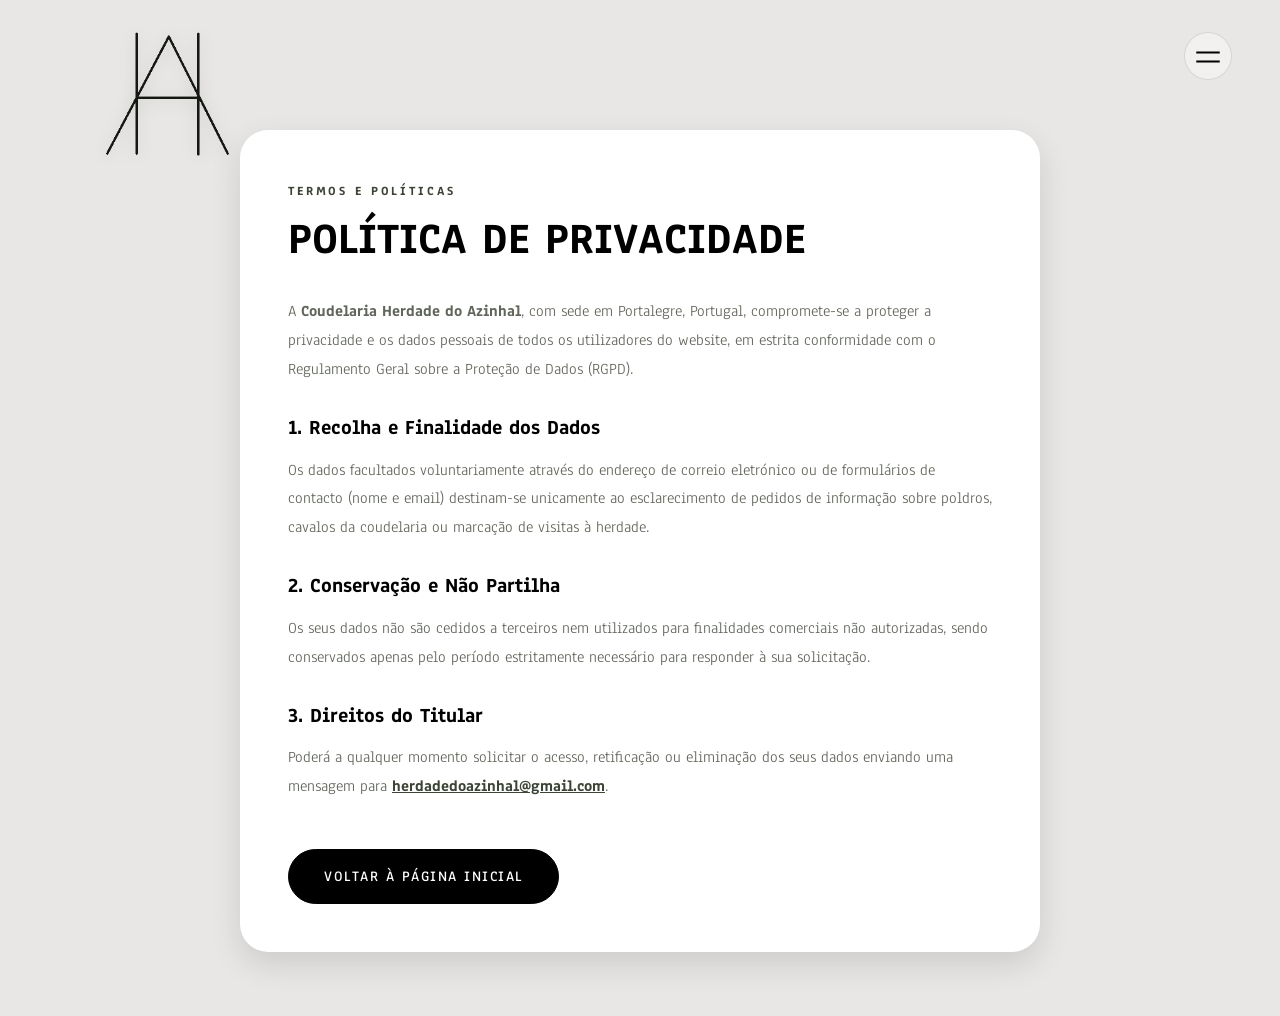
<file: politica-de-privacidade.html>
<!DOCTYPE html>
<html lang="pt-PT">
<head>
  <meta charset="UTF-8">
  <meta name="viewport" content="width=device-width, initial-scale=1.0">
  <title>Política de Privacidade – Herdade do Azinhal</title>
  
  <meta name="description" content="Política de privacidade e proteção de dados da Coudelaria Herdade do Azinhal.">
  <link rel="icon" type="image/svg+xml" href="assets/favicon/favicon.svg">

  <!-- CSS Core -->
  <link rel="stylesheet" href="assets/css/variables.css">
  <link rel="stylesheet" href="assets/css/reset.css">
  <link rel="stylesheet" href="assets/css/main.css">
  <link rel="stylesheet" href="assets/css/navigation.css">
  <link rel="stylesheet" href="assets/css/responsive.css">
</head>
<body class="policy-page">

  <!-- Cabeçalho Fixo -->
  <header class="site-header" role="banner">
    <a href="./" class="brand-link" aria-label="Herdade do Azinhal - Página Inicial">
      <img src="assets/logo/logo_dark.png" alt="Herdade do Azinhal" class="brand-logo-img">
    </a>

    <button id="menuToggle" class="menu-toggle-btn" aria-label="Abrir menu de navegação" aria-expanded="false" aria-controls="drawerOverlay">
      <span class="menu-toggle-line"></span>
      <span class="menu-toggle-line"></span>
    </button>
  </header>

  <!-- Conteúdo Central -->
  <main class="policy-main-card" role="main">
    <span class="brand-tag">Termos e Políticas</span>
    <h1 style="font-size: clamp(2rem, 3.5vw, 2.8rem); font-weight: 700; text-transform: uppercase; margin-bottom: var(--space-6);">Política de Privacidade</h1>

    <div style="display: flex; flex-direction: column; gap: var(--space-4); color: var(--text-muted); line-height: 1.8;">
      <p>A <strong>Coudelaria Herdade do Azinhal</strong>, com sede em Portalegre, Portugal, compromete-se a proteger a privacidade e os dados pessoais de todos os utilizadores do website, em estrita conformidade com o Regulamento Geral sobre a Proteção de Dados (RGPD).</p>
      
      <h2 style="color: var(--color-black); font-size: 1.3rem; margin-top: var(--space-4);">1. Recolha e Finalidade dos Dados</h2>
      <p>Os dados facultados voluntariamente através do endereço de correio eletrónico ou de formulários de contacto (nome e email) destinam-se unicamente ao esclarecimento de pedidos de informação sobre poldros, cavalos da coudelaria ou marcação de visitas à herdade.</p>

      <h2 style="color: var(--color-black); font-size: 1.3rem; margin-top: var(--space-4);">2. Conservação e Não Partilha</h2>
      <p>Os seus dados não são cedidos a terceiros nem utilizados para finalidades comerciais não autorizadas, sendo conservados apenas pelo período estritamente necessário para responder à sua solicitação.</p>

      <h2 style="color: var(--color-black); font-size: 1.3rem; margin-top: var(--space-4);">3. Direitos do Titular</h2>
      <p>Poderá a qualquer momento solicitar o acesso, retificação ou eliminação dos seus dados enviando uma mensagem para <a href="mailto:herdadedoazinhal@gmail.com" style="color: var(--color-olive); font-weight: 700; text-decoration: underline;">herdadedoazinhal@gmail.com</a>.</p>

      <div style="margin-top: var(--space-6);">
        <a href="./" class="btn-pill btn-pill-dark">Voltar à Página Inicial</a>
      </div>
    </div>
  </main>

  <!-- Menu Drawer Minimalista -->
  <aside id="drawerOverlay" class="drawer-overlay" aria-hidden="true" role="dialog" aria-modal="true" aria-label="Menu principal de navegação">
    <div class="drawer-inner">
      <nav class="drawer-nav-list" role="navigation">
        <!-- Seletor de Idioma PT | EN acima de HERDADE DO AZINHAL -->
        <div class="drawer-lang-switcher" role="group" aria-label="Idioma / Language">
          <button type="button" class="lang-btn is-active" data-lang="pt" aria-label="Mudar para Português">PT</button>
          <span class="lang-divider" aria-hidden="true">|</span>
          <button type="button" class="lang-btn" data-lang="en" aria-label="Switch to English">EN</button>
        </div>

        <div class="drawer-nav-item">
          <a href="./" class="drawer-link">
            <span data-i18n="nav_herdade">Herdade do Azinhal</span>
            <span class="drawer-arrow" aria-hidden="true">
              <svg viewBox="0 0 24 24" fill="none" stroke="currentColor" stroke-width="2.5" stroke-linecap="round" stroke-linejoin="round">
                <line x1="5" y1="12" x2="19" y2="12"></line>
                <polyline points="12 5 19 12 12 19"></polyline>
              </svg>
            </span>
          </a>
        </div>

        <div class="drawer-nav-item">
          <a href="a-coudelaria" class="drawer-link">
            <span data-i18n="nav_coudelaria">A Coudelaria</span>
            <span class="drawer-arrow" aria-hidden="true">
              <svg viewBox="0 0 24 24" fill="none" stroke="currentColor" stroke-width="2.5" stroke-linecap="round" stroke-linejoin="round">
                <line x1="5" y1="12" x2="19" y2="12"></line>
                <polyline points="12 5 19 12 12 19"></polyline>
              </svg>
            </span>
          </a>
        </div>

        <div class="drawer-nav-item">
          <a href="lusitanos" class="drawer-link">
            <span data-i18n="nav_lusitanos">Lusitanos</span>
            <span class="drawer-arrow" aria-hidden="true">
              <svg viewBox="0 0 24 24" fill="none" stroke="currentColor" stroke-width="2.5" stroke-linecap="round" stroke-linejoin="round">
                <line x1="5" y1="12" x2="19" y2="12"></line>
                <polyline points="12 5 19 12 12 19"></polyline>
              </svg>
            </span>
          </a>
        </div>

        <div class="drawer-nav-item">
          <a href="sorraias" class="drawer-link">
            <span data-i18n="nav_sorraias">Sorraias</span>
            <span class="drawer-arrow" aria-hidden="true">
              <svg viewBox="0 0 24 24" fill="none" stroke="currentColor" stroke-width="2.5" stroke-linecap="round" stroke-linejoin="round">
                <line x1="5" y1="12" x2="19" y2="12"></line>
                <polyline points="12 5 19 12 12 19"></polyline>
              </svg>
            </span>
          </a>
        </div>

        <div class="drawer-nav-item">
          <a href="gado" class="drawer-link">
            <span data-i18n="nav_gado">Gado</span>
            <span class="drawer-arrow" aria-hidden="true">
              <svg viewBox="0 0 24 24" fill="none" stroke="currentColor" stroke-width="2.5" stroke-linecap="round" stroke-linejoin="round">
                <line x1="5" y1="12" x2="19" y2="12"></line>
                <polyline points="12 5 19 12 12 19"></polyline>
              </svg>
            </span>
          </a>
        </div>

        <div class="drawer-nav-item">
          <a href="galeria" class="drawer-link">
            <span data-i18n="nav_galeria">Galeria</span>
            <span class="drawer-arrow" aria-hidden="true">
              <svg viewBox="0 0 24 24" fill="none" stroke="currentColor" stroke-width="2.5" stroke-linecap="round" stroke-linejoin="round">
                <line x1="5" y1="12" x2="19" y2="12"></line>
                <polyline points="12 5 19 12 12 19"></polyline>
              </svg>
            </span>
          </a>
        </div>

        <div class="drawer-nav-item">
          <a href="links" class="drawer-link">
            <span data-i18n="nav_links">Links</span>
            <span class="drawer-arrow" aria-hidden="true">
              <svg viewBox="0 0 24 24" fill="none" stroke="currentColor" stroke-width="2.5" stroke-linecap="round" stroke-linejoin="round">
                <line x1="5" y1="12" x2="19" y2="12"></line>
                <polyline points="12 5 19 12 12 19"></polyline>
              </svg>
            </span>
          </a>
        </div>

        <div class="drawer-nav-item">
          <a href="contactos" class="drawer-link">
            <span data-i18n="nav_contactos">Contactos</span>
            <span class="drawer-arrow" aria-hidden="true">
              <svg viewBox="0 0 24 24" fill="none" stroke="currentColor" stroke-width="2.5" stroke-linecap="round" stroke-linejoin="round">
                <line x1="5" y1="12" x2="19" y2="12"></line>
                <polyline points="12 5 19 12 12 19"></polyline>
              </svg>
            </span>
          </a>
        </div>
      </nav>

      <!-- Rodapé do Drawer com Termos e Políticas no Hover e Copyright -->
      <div class="drawer-footer">
        <div class="drawer-policies-wrap">
          <button type="button" class="drawer-policies-trigger" aria-haspopup="true" aria-expanded="false">
            <span data-i18n="footer_terms">Termos e políticas</span>
            <svg width="14" height="14" viewBox="0 0 24 24" fill="none" stroke="currentColor" stroke-width="2" stroke-linecap="round" stroke-linejoin="round" aria-hidden="true">
              <polyline points="18 15 12 9 6 15"></polyline>
            </svg>
          </button>
          <div class="drawer-policies-popover" role="tooltip">
            <a href="politica-de-privacidade" class="drawer-policy-link" data-i18n="footer_privacy">Política de privacidade</a>
            <a href="politica-de-cookies" class="drawer-policy-link" data-i18n="footer_cookies">Política de Cookies</a>
          </div>
        </div>

        <div class="drawer-copyright">
          <span data-i18n="footer_copyright">© 2026 Coudelaria Herdade do Azinhal</span>
        </div>
      </div>
    </div>
  </aside>

  <script src="assets/js/i18n.js"></script>
  <script src="assets/js/navigation.js"></script>
</body>
</html>
</file>
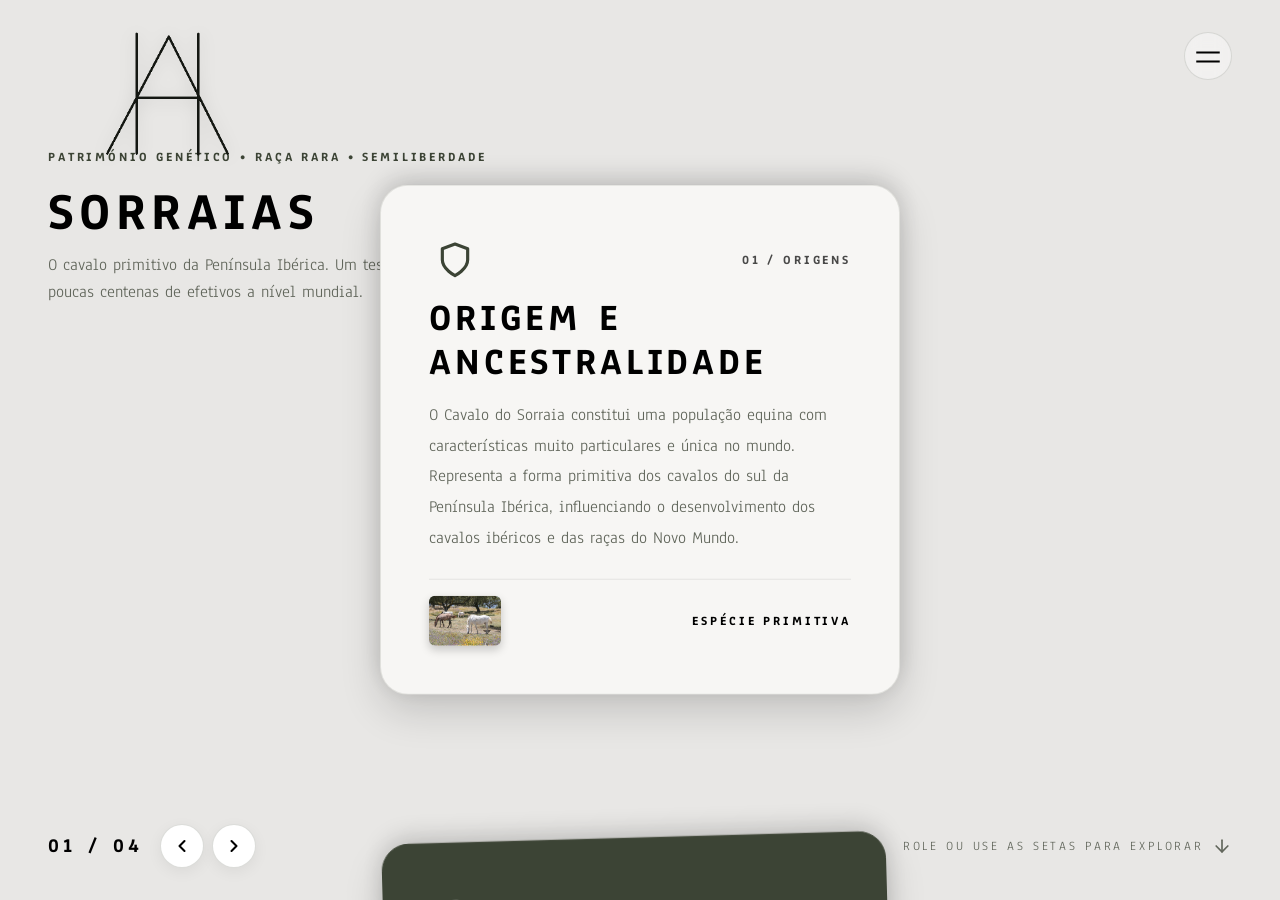
<file: sorraias.html>
<!DOCTYPE html>
<html lang="pt-PT" class="deck-page">
<head>
  <meta charset="UTF-8">
  <meta name="viewport" content="width=device-width, initial-scale=1.0">
  <title>Cavalos Sorraias – Herdade do Azinhal</title>
  
  <meta name="description" content="Preservação do Cavalo Sorraia na Herdade do Azinhal. Uma raça autóctone rara, ancestral e única no mundo mantida em semiliberdade no montado alentejano.">

  <!-- Favicon -->
  <link rel="icon" type="image/svg+xml" href="assets/favicon/favicon.svg">

  <!-- CSS Core & Card Deck -->
  <link rel="stylesheet" href="assets/css/variables.css">
  <link rel="stylesheet" href="assets/css/reset.css">
  <link rel="stylesheet" href="assets/css/main.css">
  <link rel="stylesheet" href="assets/css/navigation.css">
  <link rel="stylesheet" href="assets/css/card-deck.css">
  <link rel="stylesheet" href="assets/css/responsive.css">
</head>
<body class="deck-page">

  <!-- Cabeçalho Fixo -->
  <header class="site-header" role="banner">
    <a href="./" class="brand-link" aria-label="Herdade do Azinhal - Página Inicial">
      <img src="assets/logo/logo_dark.png" alt="Herdade do Azinhal" class="brand-logo-img">
    </a>

    <!-- Botão Hamburger Minimalista -->
    <button id="menuToggle" class="menu-toggle-btn" aria-label="Abrir menu de navegação" aria-expanded="false" aria-controls="drawerOverlay">
      <span class="menu-toggle-line"></span>
      <span class="menu-toggle-line"></span>
    </button>
  </header>

  <!-- Palco do Baralho de Cartas (Imagens 2 a 4) -->
  <main class="deck-page-wrapper" id="mainContent" role="main">

    <!-- Cabeçalho Superior Esquerdo -->
    <div class="deck-page-header">
      <span class="brand-tag">Património Genético • Raça Rara • Semiliberdade</span>
      <h1 class="deck-page-title">Sorraias</h1>
      <p class="deck-page-desc">
        O cavalo primitivo da Península Ibérica. Um tesouro vivo da biodiversidade com poucas centenas de efetivos a nível mundial.
      </p>
    </div>

    <!-- Baralho de Cartas Empilhadas -->
    <section class="deck-stage-container" aria-label="Cartas sobre a Preservação do Cavalo Sorraia">
      <div class="deck-cards-stack">

        <!-- Carta 1: O Cavalo Primitivo -->
        <article class="deck-card theme-sand">
          <div class="deck-card-top">
            <div class="deck-card-icon" aria-hidden="true">
              <svg viewBox="0 0 24 24" fill="none" stroke="currentColor" stroke-width="2" stroke-linecap="round" stroke-linejoin="round">
                <path d="M12 22s8-4 8-10V5l-8-3-8 3v7c0 6 8 10 8 10z"></path>
              </svg>
            </div>
            <span class="deck-card-num">01 / Origens</span>
          </div>

          <div class="deck-card-content">
            <h2 class="deck-card-title">Origem e Ancestralidade</h2>
            <p class="deck-card-desc">
              O Cavalo do Sorraia constitui uma população equina com características muito particulares e única no mundo. Representa a forma primitiva dos cavalos do sul da Península Ibérica, influenciando o desenvolvimento dos cavalos ibéricos e das raças do Novo Mundo.
            </p>
          </div>

          <div class="deck-card-footer">
            <div class="deck-card-thumb">
              <img src="assets/images/foto_quatro.jpg" alt="Cavalo Sorraia" loading="lazy">
            </div>
            <span class="deck-card-action">Espécie Primitiva</span>
          </div>
        </article>

        <!-- Carta 2: O Resgate em 1920 -->
        <article class="deck-card theme-olive">
          <div class="deck-card-top">
            <div class="deck-card-icon" aria-hidden="true">
              <svg viewBox="0 0 24 24" fill="none" stroke="currentColor" stroke-width="2" stroke-linecap="round" stroke-linejoin="round">
                <circle cx="11" cy="11" r="8"></circle>
                <line x1="21" y1="21" x2="16.65" y2="16.65"></line>
              </svg>
            </div>
            <span class="deck-card-num">02 / Resgate</span>
          </div>

          <div class="deck-card-content">
            <h2 class="deck-card-title">A Descoberta em 1920</h2>
            <p class="deck-card-desc">
              Em 1920, ao caçar na região do baixo Sorraia, o Dr. Ruy d'Andrade deparou-se com uma manada de cavalos selvagens que exibiam as marcas primitivas descritas na arte rupestre: pelagem rato, listra de mulo dorsal e zebruras nos membros. Iniciou então o seu salvamento.
            </p>
          </div>

          <div class="deck-card-footer">
            <div class="deck-card-thumb">
              <img src="assets/images/foto_sete.jpg" alt="Manada Sorraia" loading="lazy">
            </div>
            <span class="deck-card-action">História e Ciência</span>
          </div>
        </article>

        <!-- Carta 3: Núcleo Herdade do Azinhal -->
        <article class="deck-card theme-terracotta">
          <div class="deck-card-top">
            <div class="deck-card-icon" aria-hidden="true">
              <svg viewBox="0 0 24 24" fill="none" stroke="currentColor" stroke-width="2" stroke-linecap="round" stroke-linejoin="round">
                <path d="M17 21v-2a4 4 0 0 0-4-4H5a4 4 0 0 0-4 4v2"></path>
                <circle cx="9" cy="7" r="4"></circle>
                <path d="M23 21v-2a4 4 0 0 0-3-3.87"></path>
                <path d="M16 3.13a4 4 0 0 1 0 7.75"></path>
              </svg>
            </div>
            <span class="deck-card-num">03 / Núcleo</span>
          </div>

          <div class="deck-card-content">
            <h2 class="deck-card-title">Salvaguarda Genética</h2>
            <p class="deck-card-desc">
              A Herdade do Azinhal acolhe um dos núcleos mais significativos e puros de Cavalos Sorraias a nível mundial. Um programa rigoroso de preservação que garante a diversidade genética desta raça criticamente ameaçada.
            </p>
          </div>

          <div class="deck-card-footer">
            <div class="deck-card-thumb">
              <img src="assets/images/foto_cinco.jpg" alt="Preservação Sorraia" loading="lazy">
            </div>
            <span class="deck-card-action">Compromisso Global</span>
          </div>
        </article>

        <!-- Carta 4: Semiliberdade no Montado -->
        <article class="deck-card theme-black">
          <div class="deck-card-top">
            <div class="deck-card-icon" aria-hidden="true">
              <svg viewBox="0 0 24 24" fill="none" stroke="currentColor" stroke-width="2" stroke-linecap="round" stroke-linejoin="round">
                <path d="M3 15v4c0 1.1.9 2 2 2h14a2 2 0 0 0 2-2v-4M17 9l-5 5-5-5M12 12.8V2.5"></path>
              </svg>
            </div>
            <span class="deck-card-num">04 / Natureza</span>
          </div>

          <div class="deck-card-content">
            <h2 class="deck-card-title">Vida em Semiliberdade</h2>
            <p class="deck-card-desc">
              Os Sorraias do Azinhal vivem em regime extensivo de semiliberdade pelos montados e pastagens da herdade. Este maneio natural permite aos animais manter comportamentos instintivos de manada, resistência natural e perfeita adaptação ecológica.
            </p>
          </div>

          <div class="deck-card-footer">
            <div class="deck-card-thumb">
              <img src="assets/images/foto_um.jpg" alt="Montado e Natureza" loading="lazy">
            </div>
            <span class="deck-card-action">Equilíbrio Natural</span>
          </div>
        </article>

      </div>
    </section>

    <!-- Rodapé: Contador e Dica de Scroll -->
    <footer class="deck-page-footer">
      <div class="deck-progress-indicator">
        <span id="deckCounter" class="deck-counter">01 / 04</span>
        <div class="deck-nav-controls">
          <button id="deckPrev" class="deck-ctrl-btn" aria-label="Carta anterior">
            <svg viewBox="0 0 24 24" fill="none" stroke="currentColor" stroke-width="2.5" stroke-linecap="round" stroke-linejoin="round">
              <polyline points="15 18 9 12 15 6"></polyline>
            </svg>
          </button>
          <button id="deckNext" class="deck-ctrl-btn" aria-label="Próxima carta">
            <svg viewBox="0 0 24 24" fill="none" stroke="currentColor" stroke-width="2.5" stroke-linecap="round" stroke-linejoin="round">
              <polyline points="9 18 15 12 9 6"></polyline>
            </svg>
          </button>
        </div>
      </div>

      <div class="deck-scroll-hint" aria-hidden="true">
        <span data-i18n="deck_scroll_hint">Role ou use as setas para explorar</span>
        <svg width="20" height="20" viewBox="0 0 24 24" fill="none" stroke="currentColor" stroke-width="2" stroke-linecap="round" stroke-linejoin="round">
          <line x1="12" y1="5" x2="12" y2="19"></line>
          <polyline points="19 12 12 19 5 12"></polyline>
        </svg>
      </div>
    </footer>
  </main>

  <!-- Menu Drawer Minimalista -->
  <aside id="drawerOverlay" class="drawer-overlay" aria-hidden="true" role="dialog" aria-modal="true" aria-label="Menu principal de navegação">
    <div class="drawer-inner">
      <nav class="drawer-nav-list" role="navigation">
        <!-- Seletor de Idioma PT | EN acima de HERDADE DO AZINHAL -->
        <div class="drawer-lang-switcher" role="group" aria-label="Idioma / Language">
          <button type="button" class="lang-btn is-active" data-lang="pt" aria-label="Mudar para Português">PT</button>
          <span class="lang-divider" aria-hidden="true">|</span>
          <button type="button" class="lang-btn" data-lang="en" aria-label="Switch to English">EN</button>
        </div>

        <div class="drawer-nav-item">
          <a href="./" class="drawer-link">
            <span data-i18n="nav_herdade">Herdade do Azinhal</span>
            <span class="drawer-arrow" aria-hidden="true">
              <svg viewBox="0 0 24 24" fill="none" stroke="currentColor" stroke-width="2.5" stroke-linecap="round" stroke-linejoin="round">
                <line x1="5" y1="12" x2="19" y2="12"></line>
                <polyline points="12 5 19 12 12 19"></polyline>
              </svg>
            </span>
          </a>
        </div>

        <div class="drawer-nav-item">
          <a href="a-coudelaria" class="drawer-link">
            <span data-i18n="nav_coudelaria">A Coudelaria</span>
            <span class="drawer-arrow" aria-hidden="true">
              <svg viewBox="0 0 24 24" fill="none" stroke="currentColor" stroke-width="2.5" stroke-linecap="round" stroke-linejoin="round">
                <line x1="5" y1="12" x2="19" y2="12"></line>
                <polyline points="12 5 19 12 12 19"></polyline>
              </svg>
            </span>
          </a>
        </div>

        <div class="drawer-nav-item">
          <a href="lusitanos" class="drawer-link">
            <span data-i18n="nav_lusitanos">Lusitanos</span>
            <span class="drawer-arrow" aria-hidden="true">
              <svg viewBox="0 0 24 24" fill="none" stroke="currentColor" stroke-width="2.5" stroke-linecap="round" stroke-linejoin="round">
                <line x1="5" y1="12" x2="19" y2="12"></line>
                <polyline points="12 5 19 12 12 19"></polyline>
              </svg>
            </span>
          </a>
        </div>

        <div class="drawer-nav-item">
          <a href="sorraias" class="drawer-link">
            <span data-i18n="nav_sorraias">Sorraias</span>
            <span class="drawer-arrow" aria-hidden="true">
              <svg viewBox="0 0 24 24" fill="none" stroke="currentColor" stroke-width="2.5" stroke-linecap="round" stroke-linejoin="round">
                <line x1="5" y1="12" x2="19" y2="12"></line>
                <polyline points="12 5 19 12 12 19"></polyline>
              </svg>
            </span>
          </a>
        </div>

        <div class="drawer-nav-item">
          <a href="gado" class="drawer-link">
            <span data-i18n="nav_gado">Gado</span>
            <span class="drawer-arrow" aria-hidden="true">
              <svg viewBox="0 0 24 24" fill="none" stroke="currentColor" stroke-width="2.5" stroke-linecap="round" stroke-linejoin="round">
                <line x1="5" y1="12" x2="19" y2="12"></line>
                <polyline points="12 5 19 12 12 19"></polyline>
              </svg>
            </span>
          </a>
        </div>

        <div class="drawer-nav-item">
          <a href="galeria" class="drawer-link">
            <span data-i18n="nav_galeria">Galeria</span>
            <span class="drawer-arrow" aria-hidden="true">
              <svg viewBox="0 0 24 24" fill="none" stroke="currentColor" stroke-width="2.5" stroke-linecap="round" stroke-linejoin="round">
                <line x1="5" y1="12" x2="19" y2="12"></line>
                <polyline points="12 5 19 12 12 19"></polyline>
              </svg>
            </span>
          </a>
        </div>

        <div class="drawer-nav-item">
          <a href="links" class="drawer-link">
            <span data-i18n="nav_links">Links</span>
            <span class="drawer-arrow" aria-hidden="true">
              <svg viewBox="0 0 24 24" fill="none" stroke="currentColor" stroke-width="2.5" stroke-linecap="round" stroke-linejoin="round">
                <line x1="5" y1="12" x2="19" y2="12"></line>
                <polyline points="12 5 19 12 12 19"></polyline>
              </svg>
            </span>
          </a>
        </div>

        <div class="drawer-nav-item">
          <a href="contactos" class="drawer-link">
            <span data-i18n="nav_contactos">Contactos</span>
            <span class="drawer-arrow" aria-hidden="true">
              <svg viewBox="0 0 24 24" fill="none" stroke="currentColor" stroke-width="2.5" stroke-linecap="round" stroke-linejoin="round">
                <line x1="5" y1="12" x2="19" y2="12"></line>
                <polyline points="12 5 19 12 12 19"></polyline>
              </svg>
            </span>
          </a>
        </div>
      </nav>

      <!-- Rodapé do Drawer com Termos e Políticas no Hover e Copyright -->
      <div class="drawer-footer">
        <div class="drawer-policies-wrap">
          <button type="button" class="drawer-policies-trigger" aria-haspopup="true" aria-expanded="false">
            <span data-i18n="footer_terms">Termos e políticas</span>
            <svg width="14" height="14" viewBox="0 0 24 24" fill="none" stroke="currentColor" stroke-width="2" stroke-linecap="round" stroke-linejoin="round" aria-hidden="true">
              <polyline points="18 15 12 9 6 15"></polyline>
            </svg>
          </button>
          <div class="drawer-policies-popover" role="tooltip">
            <a href="politica-de-privacidade" class="drawer-policy-link" data-i18n="footer_privacy">Política de privacidade</a>
            <a href="politica-de-cookies" class="drawer-policy-link" data-i18n="footer_cookies">Política de Cookies</a>
          </div>
        </div>

        <div class="drawer-copyright">
          <span data-i18n="footer_copyright">© 2026 Coudelaria Herdade do Azinhal</span>
        </div>
      </div>
    </div>
  </aside>

  <!-- Scripts -->
  <script src="assets/js/i18n.js"></script>
  <script src="assets/js/navigation.js"></script>
  <script src="assets/js/card-deck.js"></script>
</body>
</html>
</file>
<file: assets/css/variables.css>
/* ==========================================================================
   Herdade do Azinhal - Design Tokens & Custom Properties
   Cores: #000000; #E8E7E5; #3C4435; #FFFFFF
   Tipografia: Anaheim
   ========================================================================== */

@import url('https://fonts.googleapis.com/css2?family=Anaheim&display=swap');

:root {
  /* Paleta Oficial */
  --color-black: #000000;
  --color-sand: #E8E7E5;
  --color-olive: #3C4435;
  --color-white: #FFFFFF;
  
  /* Cores Derivadas & Tons de Transição */
  --color-olive-dark: #262c22;
  --color-olive-light: #525d49;
  --color-sand-light: #f5f4f2;
  --color-sand-dark: #d2d0cc;
  --color-muted-text: #61665b;
  --color-overlay-dark: rgba(0, 0, 0, 0.65);
  --color-overlay-light: rgba(232, 231, 229, 0.92);

  /* Mapeamento Semântico */
  --bg-primary: var(--color-sand);
  --bg-secondary: var(--color-white);
  --bg-dark: var(--color-black);
  --bg-accent: var(--color-olive);
  
  --text-main: var(--color-black);
  --text-inverse: var(--color-white);
  --text-muted: var(--color-muted-text);
  --text-accent: var(--color-olive);
  
  --border-subtle: rgba(60, 68, 53, 0.18);
  --border-focus: var(--color-olive);

  /* Tipografia */
  --font-main: 'Anaheim', -apple-system, BlinkMacSystemFont, "Segoe UI", Roboto, sans-serif;
  
  --font-size-xs: 0.8125rem;  /* 13px */
  --font-size-sm: 0.9375rem;  /* 15px */
  --font-size-base: 1.0625rem;/* 17px */
  --font-size-md: 1.25rem;    /* 20px */
  --font-size-lg: 1.625rem;   /* 26px */
  --font-size-xl: 2.25rem;    /* 36px */
  --font-size-2xl: 3.25rem;   /* 52px */
  --font-size-hero: clamp(2.5rem, 6vw, 5.5rem);

  --line-height-tight: 1.15;
  --line-height-normal: 1.6;
  --line-height-relaxed: 1.8;
  
  --letter-spacing-tight: -0.02em;
  --letter-spacing-normal: 0.02em;
  --letter-spacing-wide: 0.1em;
  --letter-spacing-widest: 0.22em;

  /* Espaçamentos */
  --space-1: 0.25rem;
  --space-2: 0.5rem;
  --space-3: 0.75rem;
  --space-4: 1rem;
  --space-5: 1.5rem;
  --space-6: 2rem;
  --space-8: 3rem;
  --space-10: 4rem;
  --space-12: 5rem;
  --space-16: 7rem;

  /* Formas & Raios */
  --radius-sm: 6px;
  --radius-md: 12px;
  --radius-lg: 20px;
  --radius-xl: 28px;
  --radius-pill: 9999px;

  /* Sombras */
  --shadow-subtle: 0 4px 15px rgba(0, 0, 0, 0.06);
  --shadow-card: 0 12px 32px rgba(0, 0, 0, 0.12);
  --shadow-elevated: 0 24px 50px rgba(0, 0, 0, 0.22);
  --shadow-coverflow: 0 30px 60px rgba(0, 0, 0, 0.45);

  /* Transições e Curvas Suaves */
  --transition-fast: 0.2s cubic-bezier(0.25, 1, 0.5, 1);
  --transition-normal: 0.4s cubic-bezier(0.16, 1, 0.3, 1);
  --transition-slow: 0.7s cubic-bezier(0.16, 1, 0.3, 1);
  --ease-elastic: cubic-bezier(0.34, 1.56, 0.64, 1);

  /* Z-index Stack */
  --z-base: 1;
  --z-card: 10;
  --z-overlay: 500;
  --z-drawer: 1000;
  --z-header: 1200;
  --z-modal: 2000;
}
</file>
<file: assets/css/main.css>
/* ==========================================================================
   Herdade do Azinhal - Estilos Principais & Componentes Globais
   ========================================================================== */

/* Cabeçalho Global Fixo */
.site-header {
  position: fixed;
  top: 0;
  left: 0;
  width: 100%;
  height: 150px;
  display: flex;
  align-items: flex-start;
  justify-content: space-between;
  padding: clamp(1.2rem, 2.5vh, 2.2rem) var(--space-8) 0 var(--space-8);
  z-index: var(--z-header);
  pointer-events: none; /* Permite cliques através de áreas vazias */
  transition: background-color var(--transition-normal), backdrop-filter var(--transition-normal);
}

.site-header > * {
  pointer-events: auto; /* Reativa eventos nos elementos interativos */
}

/* Logótipo */
.brand-link {
  display: inline-flex;
  align-items: center;
  text-decoration: none;
  margin-left: clamp(2.2rem, 4.5vw, 5.5rem);
  margin-top: clamp(0.5rem, 1vh, 1.2rem);
}

.brand-logo-img {
  height: 130px;
  width: auto;
  object-fit: contain;
  filter: drop-shadow(0 2px 8px rgba(0, 0, 0, 0.15));
  transition: transform var(--transition-fast);
}

.brand-link:hover .brand-logo-img {
  transform: scale(1.05);
}

/* Ocultar o logótipo apenas nos menus que ocupam o ecrã todo (páginas internas) */
body:not(.home-page).menu-is-open .brand-link,
body:not(.home-page):has(.drawer-overlay.is-open) .brand-link {
  opacity: 0 !important;
  visibility: hidden !important;
  pointer-events: none !important;
  transition: opacity 0.25s ease, visibility 0.25s ease;
}

/* Na Homepage (index.html), o logótipo permanece perfeitamente visível no painel esquerdo */
body.home-page.menu-is-open .brand-link,
body.home-page:has(.drawer-overlay.is-open) .brand-link {
  opacity: 1 !important;
  visibility: visible !important;
  pointer-events: auto !important;
  transition: opacity 0.25s ease, visibility 0.25s ease;
}

/* Botão Hamburger Minimalista (2 Linhas Horizontais) */
.menu-toggle-btn {
  position: relative;
  display: flex;
  justify-content: center;
  align-items: center;
  width: 48px;
  height: 48px;
  padding: 0;
  border-radius: var(--radius-pill);
  background: rgba(255, 255, 255, 0.4);
  backdrop-filter: blur(8px);
  -webkit-backdrop-filter: blur(8px);
  border: 1px solid rgba(60, 68, 53, 0.15);
  cursor: pointer;
  margin-top: clamp(0.5rem, 1vh, 1.2rem);
  transition: background-color var(--transition-fast);
}

.menu-toggle-btn:hover {
  background: rgba(255, 255, 255, 0.85);
}

.menu-toggle-line {
  position: absolute;
  top: 50%;
  left: 50%;
  width: 24px;
  height: 2px;
  background-color: var(--color-black);
  border-radius: 2px;
  transition: transform 0.35s cubic-bezier(0.16, 1, 0.3, 1), background-color 0.2s ease;
  will-change: transform;
}

.menu-toggle-line:nth-child(1) {
  transform: translate(-50%, -4.5px);
}

.menu-toggle-line:nth-child(2) {
  transform: translate(-50%, 4.5px);
}

/* Estado Ativo do Hamburger (Transforma em X de fecho perfeitamente centrado sem esticar) */
.menu-toggle-btn.is-active {
  background-color: #FFFFFF !important;
  border: 1.5px solid rgba(255, 255, 255, 0.9) !important;
  box-shadow: 0 4px 22px rgba(0, 0, 0, 0.6) !important;
  z-index: 1300 !important;
  opacity: 1 !important;
}

.menu-toggle-btn.is-active:hover {
  background-color: var(--color-sand) !important;
}

.menu-toggle-btn.is-active .menu-toggle-line {
  background-color: #000000 !important;
}

.menu-toggle-btn.is-active .menu-toggle-line:nth-child(1) {
  transform: translate(-50%, -50%) rotate(45deg);
}

.menu-toggle-btn.is-active .menu-toggle-line:nth-child(2) {
  transform: translate(-50%, -50%) rotate(-45deg);
}

/* Tipografia e Títulos */
h1, h2, h3, h4, h5, h6 {
  font-family: var(--font-main);
  line-height: var(--line-height-tight);
  color: var(--text-main);
}

.hero-title {
  font-size: var(--font-size-hero);
  font-weight: 700;
  text-transform: uppercase;
  letter-spacing: var(--letter-spacing-tight);
  color: var(--color-black);
  margin-bottom: var(--space-4);
  line-height: 1.02;
}

.hero-subtitle {
  font-size: var(--font-size-base);
  color: var(--text-muted);
  line-height: var(--line-height-relaxed);
  max-width: 480px;
  margin-bottom: var(--space-6);
}

/* Botões Estilizados */
.btn-pill {
  display: inline-flex;
  align-items: center;
  justify-content: center;
  gap: var(--space-3);
  padding: 0.8rem 2.2rem;
  border-radius: var(--radius-pill);
  font-size: var(--font-size-sm);
  font-weight: 600;
  letter-spacing: var(--letter-spacing-wide);
  text-transform: uppercase;
  text-decoration: none;
  transition: all var(--transition-fast);
}

.btn-pill-dark {
  background-color: var(--color-black);
  color: var(--color-white);
  border: 1px solid var(--color-black);
}

.btn-pill-dark:hover {
  background-color: var(--color-olive);
  border-color: var(--color-olive);
  color: var(--color-white);
  transform: translateY(-2px);
  box-shadow: var(--shadow-card);
}

.btn-pill-outline {
  background-color: transparent;
  color: var(--color-black);
  border: 1.5px solid var(--color-black);
}

.btn-pill-outline:hover {
  background-color: var(--color-black);
  color: var(--color-white);
  transform: translateY(-2px);
}

/* Tag / Badge */
.brand-tag {
  display: inline-block;
  font-size: var(--font-size-xs);
  letter-spacing: var(--letter-spacing-widest);
  text-transform: uppercase;
  color: var(--color-olive);
  font-weight: 700;
  margin-bottom: var(--space-3);
}

/* Mini Card do Hero (canto inferior esquerdo, referência imagem 1) */
.hero-mini-card {
  position: relative;
  display: flex;
  align-items: flex-end;
  gap: var(--space-4);
  margin-top: auto;
  padding-top: var(--space-6);
}

.mini-card-thumb {
  width: 140px;
  height: 90px;
  border-radius: var(--radius-md);
  overflow: hidden;
  box-shadow: var(--shadow-subtle);
  position: relative;
}

.mini-card-thumb img {
  width: 100%;
  height: 100%;
  object-fit: cover;
  transition: transform var(--transition-normal);
}

.hero-mini-card:hover .mini-card-thumb img {
  transform: scale(1.08);
}

.mini-card-info {
  display: flex;
  flex-direction: column;
}

.mini-card-category {
  font-size: var(--font-size-xs);
  letter-spacing: var(--letter-spacing-widest);
  text-transform: uppercase;
  color: var(--text-muted);
}

.mini-card-title {
  font-size: var(--font-size-sm);
  font-weight: 700;
  text-transform: uppercase;
  color: var(--color-black);
  letter-spacing: var(--letter-spacing-normal);
}

/* Elemento decorativo gráfico de arcos */
.hero-arc-graphic {
  position: absolute;
  left: -20px;
  bottom: -10px;
  width: 160px;
  height: 160px;
  border: 1px dashed rgba(60, 68, 53, 0.25);
  border-radius: 50%;
  pointer-events: none;
  z-index: 0;
}

/* Páginas Estáticas de Termos e Políticas */
.policy-page {
  background-color: var(--color-sand);
  min-height: 100vh;
  padding: 130px var(--space-6) var(--space-10) var(--space-6);
}

.policy-main-card {
  max-width: 800px;
  margin: 0 auto;
  background: var(--color-white);
  padding: var(--space-8);
  border-radius: var(--radius-xl);
  box-shadow: var(--shadow-card);
}
</file>
<file: assets/css/navigation.css>
/* ==========================================================================
   Herdade do Azinhal - Navegação: Fatias Verticais (Imagens 1-4) & Drawer Menu (Imagem 5 adaptada)
   ========================================================================== */

/* Layout Split-Screen Principal da Homepage */
.split-screen-wrapper {
  display: flex;
  width: 100vw;
  height: 100vh;
  height: 100dvh;
  overflow: hidden;
  background-color: var(--color-sand);
}

/* Painel Esquerdo: Identidade e Frase de Destaque */
.hero-left-panel {
  flex: 0 0 46%;
  width: 46%;
  height: 100%;
  display: flex;
  flex-direction: column;
  justify-content: space-between;
  padding: 110px var(--space-10) var(--space-8) var(--space-10);
  background-color: var(--color-sand);
  position: relative;
  z-index: var(--z-card);
  overflow: hidden;
}

.hero-left-content {
  margin: auto 0;
}

/* Painel Direito: Wrapper de Fatias Verticais (Acordeão / Carrossel Horizontal) */
.slices-wrapper {
  flex: 1 1 54%;
  height: 100%;
  position: relative;
  overflow: hidden;
  background-color: var(--color-black);
}

.slices-right-panel {
  width: 100%;
  height: 100%;
  display: flex;
  flex-direction: row;
  flex-wrap: nowrap;
  position: relative;
  background-color: var(--color-black);
  overflow-x: auto;
  overflow-y: hidden;
  scroll-snap-type: x mandatory;
  scroll-behavior: smooth;
  -webkit-overflow-scrolling: touch;
  scrollbar-width: none;
  -ms-overflow-style: none;
}

.slices-right-panel::-webkit-scrollbar {
  display: none;
}

/* Setas de Navegação Direcional entre Imagens Verticais */
.slice-nav-arrow {
  position: absolute;
  top: 50%;
  transform: translateY(-50%);
  width: clamp(38px, 3.2vw, 48px);
  height: clamp(38px, 3.2vw, 48px);
  display: flex;
  align-items: center;
  justify-content: center;
  background: rgba(18, 20, 16, 0.78);
  backdrop-filter: blur(12px);
  -webkit-backdrop-filter: blur(12px);
  border: 1.5px solid rgba(255, 255, 255, 0.35);
  border-radius: 50%;
  color: var(--color-white);
  cursor: pointer;
  z-index: 30;
  box-shadow: 0 8px 24px rgba(0, 0, 0, 0.6);
  transition: transform var(--transition-fast), background-color var(--transition-fast), border-color var(--transition-fast), opacity var(--transition-fast);
  padding: 0;
}

.slice-nav-arrow svg {
  width: clamp(18px, 1.6vw, 22px);
  height: clamp(18px, 1.6vw, 22px);
  stroke: var(--color-white);
}

.slice-nav-arrow:hover {
  background: rgba(255, 255, 255, 0.35);
  border-color: #FFFFFF;
  transform: translateY(-50%) scale(1.12);
}

.slice-nav-prev {
  left: clamp(10px, 1.8vw, 20px);
}

.slice-nav-next {
  right: clamp(10px, 1.8vw, 20px);
}

/* Fatia Vertical Individual */
.slice-item {
  position: relative;
  flex: 1;
  height: 100%;
  overflow: hidden;
  cursor: pointer;
  text-decoration: none;
  transition: flex var(--transition-slow), transform var(--transition-normal);
  border-left: 1px solid rgba(255, 255, 255, 0.12);
  will-change: flex;
}

/* Imagem de Fundo da Fatia */
.slice-bg {
  position: absolute;
  top: 0;
  left: 0;
  width: 100%;
  height: 100%;
  background-size: cover;
  background-position: center;
  filter: brightness(0.68) saturate(0.85);
  transform: scale(1.04);
  transition: filter var(--transition-normal), transform var(--transition-slow);
}

/* Overlay Cromático da Fatia */
.slice-overlay {
  position: absolute;
  top: 0;
  left: 0;
  width: 100%;
  height: 100%;
  background: linear-gradient(
    to bottom,
    rgba(0, 0, 0, 0.45) 0%,
    rgba(60, 68, 53, 0.3) 50%,
    rgba(0, 0, 0, 0.75) 100%
  );
  transition: opacity var(--transition-normal);
}

/* Seta Direcional ↗ no Topo da Fatia (Minimalista, Apenas a Seta Sem Círculo) */
.slice-arrow {
  position: absolute;
  top: clamp(2.5rem, 5vh, 4rem);
  left: 50%;
  width: auto;
  height: auto;
  background: transparent;
  border: none;
  border-radius: 0;
  backdrop-filter: none;
  -webkit-backdrop-filter: none;
  box-shadow: none;
  display: flex;
  align-items: center;
  justify-content: center;
  color: var(--color-white);
  opacity: 0;
  transform: translateX(-50%) translateY(-8px) scale(0.9);
  transition: opacity var(--transition-normal), transform var(--transition-normal), color var(--transition-fast);
  z-index: 10;
  pointer-events: none;
}

.slice-arrow svg {
  width: clamp(32px, 2.5vw, 40px);
  height: clamp(32px, 2.5vw, 40px);
  stroke: var(--color-white);
  stroke-width: 2.2;
  filter: drop-shadow(0 2px 10px rgba(0, 0, 0, 0.75));
  transition: transform var(--transition-fast), stroke var(--transition-fast);
}

/* Rótulo do Texto Vertical */
.slice-label-wrap {
  position: absolute;
  bottom: var(--space-8);
  left: 50%;
  transform: translateX(-50%);
  display: flex;
  align-items: center;
  justify-content: center;
  z-index: 5;
  white-space: nowrap;
}

.slice-title {
  font-family: var(--font-main);
  font-size: clamp(1.4rem, 2.2vw, 2.2rem);
  font-weight: 700;
  text-transform: uppercase;
  letter-spacing: var(--letter-spacing-wide);
  color: var(--color-white);
  writing-mode: vertical-rl;
  transform: rotate(180deg);
  text-shadow: 0 2px 10px rgba(0, 0, 0, 0.6);
  transition: color var(--transition-fast), letter-spacing var(--transition-fast);
}

/* Efeito Hover / Focus na Fatia */
.slice-item:hover,
.slice-item:focus-visible,
.slice-item.is-expanded {
  flex: 2.2;
}

.slice-item:hover .slice-bg,
.slice-item:focus-visible .slice-bg,
.slice-item.is-expanded .slice-bg {
  filter: brightness(0.9) saturate(1.1);
  transform: scale(1.08);
}

.slice-item:hover .slice-arrow,
.slice-item:focus-visible .slice-arrow,
.slice-item.is-expanded .slice-arrow {
  opacity: 1;
  transform: translateX(-50%) translateY(0) scale(1);
  background: transparent;
}

.slice-item:hover .slice-arrow svg,
.slice-item:focus-visible .slice-arrow svg,
.slice-item.is-expanded .slice-arrow svg {
  stroke: var(--color-sand);
  transform: scale(1.1);
}

.slice-item:hover .slice-title,
.slice-item:focus-visible .slice-title {
  color: var(--color-sand);
  letter-spacing: var(--letter-spacing-widest);
}

/* ==========================================================================
   Menu Drawer Minimalista (Imagem 5 adaptada: sem números, sem linhas, seta →)
   Nas páginas internas: preenche o ecrã completo (width: 100vw)
   Na Homepage (index.html): ocupa apenas o painel direito (54vw)
   ========================================================================== */

.drawer-overlay {
  position: fixed;
  top: 0;
  left: 0;
  right: 0;
  width: 100vw;
  width: 100dvw;
  height: 100vh;
  height: 100dvh;
  background-color: rgba(10, 12, 9, 0.98);
  backdrop-filter: blur(25px);
  -webkit-backdrop-filter: blur(25px);
  z-index: var(--z-drawer);
  display: flex;
  flex-direction: column;
  justify-content: space-between;
  padding: clamp(1rem, 2vh, 1.8rem) clamp(2rem, 8vw, 8rem);
  box-shadow: 0 0 80px rgba(0, 0, 0, 0.7);
  transform: translateX(100%);
  opacity: 0;
  pointer-events: none;
  visibility: hidden;
  overflow-y: auto;
  transition: transform 0.5s cubic-bezier(0.16, 1, 0.3, 1),
              opacity 0.3s ease,
              visibility 0.5s;
}

.drawer-overlay.is-open {
  transform: translateX(0);
  opacity: 1;
  pointer-events: auto;
  visibility: visible;
}

/* Na Homepage (index.html), o drawer cobre exatamente o painel direito das imagens até ao painel esquerdo */
.drawer-overlay.drawer-homepage,
body.home-page .drawer-overlay {
  left: auto;
  right: 0;
  width: var(--slices-panel-width, 56vw);
  border-left: 1px solid rgba(255, 255, 255, 0.12);
  box-shadow: -25px 0 60px rgba(0, 0, 0, 0.6);
  padding: clamp(1rem, 2vh, 1.8rem) var(--space-8);
}

.drawer-inner {
  max-width: 800px;
  width: 100%;
  height: 100%;
  max-height: 100%;
  margin: 0 auto;
  display: flex;
  flex-direction: column;
  justify-content: space-between;
}

.drawer-overlay.drawer-homepage .drawer-inner,
body.home-page .drawer-overlay .drawer-inner {
  max-width: 650px;
}

/* Seletor de Idioma (PT | EN) no topo da navegação */
.drawer-lang-switcher {
  display: inline-flex;
  align-items: center;
  gap: 8px;
  margin-bottom: clamp(0.6rem, 1.8vh, 1.3rem);
  padding: 4px 0;
  width: fit-content;
}

.lang-btn {
  background: none;
  border: none;
  padding: 4px 6px;
  font-family: var(--font-main);
  font-size: clamp(0.95rem, 1.6vh, 1.15rem);
  font-weight: 600;
  letter-spacing: 0.15em;
  color: rgba(232, 231, 229, 0.45);
  cursor: pointer;
  position: relative;
  transition: color var(--transition-fast), transform var(--transition-fast);
}

.lang-btn:hover {
  color: var(--color-white);
}

.lang-btn.is-active {
  color: var(--color-sand);
  font-weight: 700;
}

.lang-btn.is-active::after {
  content: '';
  position: absolute;
  bottom: 0;
  left: 6px;
  right: 6px;
  height: 2px;
  background-color: var(--color-sand);
  border-radius: 1px;
}

.lang-divider {
  color: rgba(255, 255, 255, 0.25);
  font-size: clamp(0.85rem, 1.3vh, 1rem);
  user-select: none;
}

/* Lista de Navegação Principal do Drawer */
.drawer-nav-list {
  display: flex;
  flex-direction: column;
  gap: clamp(0.2rem, 0.6vh, 0.5rem);
  margin: auto 0;
  padding: clamp(0.4rem, 1vh, 1rem) 0;
}

.drawer-nav-item {
  opacity: 0;
  transform: translateX(-20px);
  transition: opacity var(--transition-normal), transform var(--transition-normal);
}

.drawer-overlay.is-open .drawer-nav-item {
  opacity: 1;
  transform: translateX(0);
}

/* Animação em Cascata (Stagger para 8 itens) */
.drawer-overlay.is-open .drawer-nav-item:nth-child(1) { transition-delay: 0.05s; }
.drawer-overlay.is-open .drawer-nav-item:nth-child(2) { transition-delay: 0.09s; }
.drawer-overlay.is-open .drawer-nav-item:nth-child(3) { transition-delay: 0.13s; }
.drawer-overlay.is-open .drawer-nav-item:nth-child(4) { transition-delay: 0.17s; }
.drawer-overlay.is-open .drawer-nav-item:nth-child(5) { transition-delay: 0.21s; }
.drawer-overlay.is-open .drawer-nav-item:nth-child(6) { transition-delay: 0.25s; }
.drawer-overlay.is-open .drawer-nav-item:nth-child(7) { transition-delay: 0.29s; }
.drawer-overlay.is-open .drawer-nav-item:nth-child(8) { transition-delay: 0.33s; }

/* Link Estilo Minimalista para Ambos os Menus (Homepage e Páginas Internas) */
.drawer-link {
  display: flex;
  align-items: center;
  justify-content: space-between;
  padding: clamp(0.18rem, 0.45vh, 0.38rem) 0;
  font-family: var(--font-main);
  font-size: clamp(2.7rem, 2vh, 1.85rem);
  font-weight: 700;
  text-transform: uppercase;
  letter-spacing: var(--letter-spacing-wide);
  color: var(--color-white);
  text-decoration: none;
  transition: color var(--transition-fast), transform var(--transition-fast);
}

/* Na Homepage (index.html), com 3 links, a lista ganha espaçamento e escala generosos para preencher o espaço */
.drawer-overlay.drawer-homepage .drawer-nav-list,
body.home-page .drawer-overlay .drawer-nav-list {
  gap: clamp(2rem, 5vh, 4.2rem);
  padding: clamp(1rem, 3vh, 2.5rem) 0;
  margin: auto 0;
}

.drawer-overlay.drawer-homepage .drawer-lang-switcher,
body.home-page .drawer-overlay .drawer-lang-switcher {
  margin-bottom: clamp(1.8rem, 4vh, 3.2rem);
}

.drawer-overlay.drawer-homepage .drawer-link,
body.home-page .drawer-overlay .drawer-link {
  padding: clamp(0.5rem, 1.5vh, 1.2rem) 0;
  font-size: clamp(3.2rem, 4.8vw, 4.6rem);
}

.drawer-overlay.drawer-homepage .drawer-arrow,
body.home-page .drawer-overlay .drawer-arrow {
  width: 38px;
  height: 38px;
}

.drawer-overlay.drawer-homepage .drawer-arrow svg,
body.home-page .drawer-overlay .drawer-arrow svg {
  width: 26px;
  height: 26px;
}

.drawer-link:hover,
.drawer-link:focus-visible {
  color: var(--color-sand);
  transform: translateX(10px);
}

/* Seta Apontando para a Direita → */
.drawer-arrow {
  display: flex;
  align-items: center;
  justify-content: center;
  width: 28px;
  height: 28px;
  color: var(--color-white);
  transition: transform var(--transition-fast), color var(--transition-fast);
}

.drawer-arrow svg {
  width: 18px;
  height: 18px;
}

.drawer-link:hover .drawer-arrow {
  transform: translateX(8px);
  color: var(--color-sand);
}

/* ==========================================================================
   Rodapé do Drawer (Termos e Políticas com Popover no Hover + Copyright à Direita)
   ========================================================================== */
.drawer-footer {
  margin-top: auto;
  padding-top: clamp(1.2rem, 2.5vh, 2rem);
  padding-bottom: clamp(2.5rem, 5vh, 4rem);
  border-top: 1px solid rgba(255, 255, 255, 0.18);
  display: flex;
  align-items: center;
  justify-content: space-between;
  flex-wrap: nowrap;
  gap: var(--space-4);
  color: #FFFFFF;
  font-size: 0.85rem;
  position: relative;
  flex-shrink: 0;
  width: 100%;
}

/* Wrap de Termos e Políticas do Lado Esquerdo */
.drawer-policies-wrap {
  position: relative;
  display: inline-block;
}

.drawer-policies-trigger {
  display: inline-flex;
  align-items: center;
  gap: 6px;
  color: var(--color-sand);
  font-family: var(--font-main);
  font-size: var(--font-size-xs);
  letter-spacing: var(--letter-spacing-wide);
  text-transform: uppercase;
  cursor: pointer;
  padding: 6px 0;
  transition: color var(--transition-fast);
  background: none;
  border: none;
  font-weight: 600;
}

.drawer-policies-trigger:hover,
.drawer-policies-wrap:hover .drawer-policies-trigger {
  color: var(--color-white);
}

.drawer-policies-trigger svg {
  transition: transform var(--transition-fast);
}

.drawer-policies-wrap:hover .drawer-policies-trigger svg {
  transform: translateY(-2px);
}

/* Popover Flutuante com as 3 Políticas */
.drawer-policies-popover {
  position: absolute;
  bottom: calc(100% + 8px);
  left: 0;
  min-width: 230px;
  background: rgba(22, 26, 20, 0.97);
  backdrop-filter: blur(16px);
  -webkit-backdrop-filter: blur(16px);
  border: 1px solid rgba(255, 255, 255, 0.2);
  border-radius: var(--radius-md);
  padding: 8px;
  display: flex;
  flex-direction: column;
  gap: 4px;
  box-shadow: 0 14px 35px rgba(0, 0, 0, 0.6);
  opacity: 0;
  visibility: hidden;
  transform: translateY(8px);
  transition: opacity 0.25s ease, transform 0.25s ease, visibility 0.25s;
  z-index: 100;
}

.drawer-policies-wrap:hover .drawer-policies-popover,
.drawer-policies-wrap:focus-within .drawer-policies-popover {
  opacity: 1;
  visibility: visible;
  transform: translateY(0);
}

.drawer-policy-link {
  color: var(--color-sand);
  font-size: 0.825rem;
  letter-spacing: 0.02em;
  padding: 8px 12px;
  border-radius: 6px;
  text-decoration: none;
  transition: all var(--transition-fast);
  white-space: nowrap;
}

.drawer-policy-link:hover,
.drawer-policy-link:focus-visible {
  color: var(--color-white);
  background: rgba(255, 255, 255, 0.12);
  transform: translateX(4px);
}

/* Copyright à Direita */
.drawer-copyright {
  font-size: var(--font-size-xs);
  color: rgba(232, 231, 229, 0.75);
  letter-spacing: 0.02em;
  text-align: right;
  margin-left: auto;
}
</file>
<file: assets/css/responsive.css>
/* ==========================================================================
   Herdade do Azinhal - Media Queries & Adaptação Responsiva
   Breakpoints Obrigatórios:
   1. @media (max-width: 480px)
   2. @media (max-width: 576px)
   3. @media (min-width: 768px)
   4. @media (min-width: 992px)
   5. @media (min-width: 1200px)
   6. @media (min-width: 1400px)

   Regras Fundamentais:
   - Na homepage as imagens estão SEMPRE NA VERTICAL AO LADO (split-screen em todos os dispositivos, não há para ir para baixo).
   - A quantidade de fotos visíveis transita de 4 -> 3 -> 2 -> 1:
     * >= 1200px / >= 1400px : 4 fotos lado a lado
     * 992px - 1199px        : 3 fotos lado a lado + scroll horizontal
     * 768px - 991px         : 2 fotos lado a lado + scroll horizontal
     * <= 576px / <= 480px   : 1 foto lado a lado + scroll horizontal
   - Seta na última imagem para avançar à direita; quando avança um, aparece a seta da esquerda para recuar.
   - O menu drawer na homepage ocupa SEMPRE com 0px de folga exatamente o espaço até ao painel das imagens.
   ========================================================================== */

/* Variáveis Responsivas de Painel para Split-Screen Constante */
:root {
  --hero-panel-width: 44vw;
  --slices-panel-width: 56vw;
}

/* ==========================================================================
   Estrutura Split-Screen da Homepage em TODOS os Dispositivos (Sem empilhar)
   ========================================================================== */
html.home-page,
body.home-page {
  height: 100vh !important;
  height: 100dvh !important;
  overflow: hidden !important;
  scrollbar-width: none !important;
  -ms-overflow-style: none !important;
}

body.home-page ::-webkit-scrollbar {
  display: none !important;
  width: 0 !important;
  height: 0 !important;
}

body.home-page .split-screen-wrapper {
  display: flex !important;
  flex-direction: row !important;
  width: 100vw !important;
  height: 100vh !important;
  height: 100dvh !important;
  overflow: hidden !important;
}

body.home-page .hero-left-panel {
  flex: 0 0 var(--hero-panel-width) !important;
  width: var(--hero-panel-width) !important;
  height: 100% !important;
  overflow: hidden !important;
  position: relative;
  z-index: var(--z-card);
  scrollbar-width: none !important;
  -ms-overflow-style: none !important;
}

body.home-page .slices-wrapper {
  flex: 1 1 var(--slices-panel-width) !important;
  width: var(--slices-panel-width) !important;
  height: 100% !important;
  position: relative;
  overflow: hidden !important;
}

body.home-page .slices-right-panel {
  width: 100% !important;
  height: 100% !important;
  display: flex !important;
  flex-direction: row !important;
  flex-wrap: nowrap !important;
  overflow-x: auto !important;
  overflow-y: hidden !important;
  scroll-snap-type: x mandatory !important;
  scroll-behavior: smooth !important;
  -webkit-overflow-scrolling: touch !important;
}

/* O Menu Drawer na Homepage ocupa SEMPRE o painel direito exatamente sem qualquer folga */
body.home-page .drawer-overlay,
body.home-page .drawer-overlay.drawer-homepage {
  left: auto !important;
  right: 0 !important;
  width: var(--slices-panel-width) !important;
  max-width: var(--slices-panel-width) !important;
  border-left: 1px solid rgba(255, 255, 255, 0.12) !important;
  box-shadow: -25px 0 60px rgba(0, 0, 0, 0.6) !important;
}

/* Nas páginas internas, o Drawer cobre a totalidade do ecrã */
body:not(.home-page) .drawer-overlay {
  width: 100vw !important;
  left: 0 !important;
  right: 0 !important;
}

/* --------------------------------------------------------------------------
   1. Breakpoint: @media (max-width: 480px) - Ecrãs Ultra-Compactos
   HOMEPAGE: HERO + 1 FOTO VISÍVEL NA VERTICAL AO LADO (SEM IR PARA BAIXO)
   -------------------------------------------------------------------------- */
@media (max-width: 480px) {
  :root {
    --hero-panel-width: 46vw;
    --slices-panel-width: 54vw;
  }

  .site-header {
    height: 65px;
    padding: 0 8px;
    align-items: center;
  }

  .brand-link {
    margin-left: 4px;
    margin-top: 0;
  }

  .brand-logo-img {
    height: 44px;
  }

  .menu-toggle-btn {
    width: 36px;
    height: 36px;
    margin-top: 0;
  }

  .menu-toggle-line {
    width: 18px;
  }

  /* Painel Esquerdo Hero em Mobile Ultra-Compacto */
  .hero-left-panel {
    padding: 68px 10px 14px 12px !important;
    justify-content: flex-start !important;
    gap: 12px;
  }

  .hero-arc-graphic {
    display: none;
  }

  .brand-tag {
    font-size: 0.52rem;
    letter-spacing: 0.5px;
    margin-bottom: 2px;
  }

  .hero-title {
    font-size: 1.15rem;
    line-height: 1.05;
    margin-bottom: 4px;
  }

  .hero-subtitle {
    font-size: 0.68rem;
    line-height: 1.3;
    margin-bottom: 8px;
    display: -webkit-box;
    -webkit-line-clamp: 4;
    -webkit-box-orient: vertical;
    overflow: hidden;
  }

  .btn-pill {
    padding: 0.4rem 0.75rem;
    font-size: 0.62rem;
    gap: 4px;
  }

  .btn-pill svg {
    width: 12px;
    height: 12px;
  }

  .hero-mini-card {
    flex-direction: column;
    align-items: flex-start;
    gap: 4px;
    padding-top: 4px;
    margin-top: auto;
  }

  .mini-card-thumb {
    width: 72px;
    height: 46px;
    border-radius: var(--radius-sm);
  }

  .mini-card-category {
    font-size: 0.5rem;
  }

  .mini-card-title {
    font-size: 0.62rem;
  }

  /* Painel Direito: 1 FOTO VISÍVEL NA VERTICAL AO LADO */
  .slice-item {
    flex: 0 0 100% !important;
    width: 100% !important;
    min-width: 100% !important;
    max-width: 100% !important;
    height: 100% !important;
    border-left: none;
    border-right: 1px solid rgba(255, 255, 255, 0.12);
    scroll-snap-align: start;
    scroll-snap-stop: always;
  }

  .slice-title {
    writing-mode: vertical-rl;
    transform: rotate(180deg);
    font-size: 1.1rem;
    letter-spacing: 1px;
  }

  .slice-label-wrap {
    bottom: var(--space-4);
    left: 50%;
    transform: translateX(-50%);
  }

  .slice-arrow {
    opacity: 1;
    top: 14px;
    left: 50%;
    right: auto;
    transform: translateX(-50%);
  }

  .slice-arrow svg {
    width: 22px;
    height: 22px;
  }

  /* Setas de navegação lateral entre fotos */
  .slice-nav-arrow {
    width: 34px;
    height: 34px;
  }

  .slice-nav-arrow svg {
    width: 16px;
    height: 16px;
  }

  .slice-nav-prev { left: 6px; }
  .slice-nav-next { right: 6px; }

  /* Menu Drawer na Homepage e Páginas */
  .drawer-overlay {
    padding: 1rem 12px;
  }

  .drawer-overlay.drawer-homepage .drawer-link,
  body.home-page .drawer-overlay .drawer-link {
    font-size: 1.25rem;
  }

  .drawer-arrow svg {
    width: 18px;
    height: 18px;
  }

  .drawer-footer {
    flex-direction: column;
    align-items: flex-start;
    gap: 6px;
  }

  .drawer-copyright {
    font-size: 0.65rem;
  }

  /* Card Deck Pages (Ultra-Compact) */
  .deck-page-wrapper {
    padding: 75px var(--space-3) var(--space-3) var(--space-3);
  }

  .deck-page-title {
    font-size: 1.6rem;
  }

  .deck-stage-container {
    width: 95%;
    max-width: 320px;
    height: 400px;
    transform: translate(-50%, -48%);
  }

  .deck-card {
    padding: var(--space-4);
    border-radius: var(--radius-lg);
  }

  .deck-card-title {
    font-size: 1.25rem;
  }

  .deck-card-desc {
    font-size: 0.8rem;
  }

  .deck-scroll-hint span {
    display: none;
  }

  .deck-card form input,
  .deck-card form textarea {
    padding: 5px 8px !important;
    font-size: 0.8rem !important;
  }

  /* Galeria 3D */
  .coverflow-viewport {
    height: 400px;
  }

  .video-card {
    width: 200px;
    height: 340px;
  }

  .coverflow-prev-btn { left: 4px; width: 36px; height: 36px; }
  .coverflow-next-btn { right: 4px; width: 36px; height: 36px; }

  /* Páginas de Política */
  .policy-page {
    padding: 80px 10px 20px 10px;
  }

  .policy-main-card {
    padding: 16px;
    border-radius: var(--radius-lg);
  }
}

/* --------------------------------------------------------------------------
   2. Breakpoint: @media (max-width: 576px) - Smartphones Standard
   HOMEPAGE: HERO + 1 FOTO VISÍVEL NA VERTICAL AO LADO (SEM IR PARA BAIXO)
   -------------------------------------------------------------------------- */
@media (max-width: 576px) and (min-width: 481px) {
  :root {
    --hero-panel-width: 45vw;
    --slices-panel-width: 55vw;
  }

  .site-header {
    height: 72px;
    padding: 0 var(--space-4);
    align-items: center;
  }

  .brand-logo-img {
    height: 50px;
  }

  .brand-link,
  .menu-toggle-btn {
    margin-top: 0;
  }

  .menu-toggle-btn {
    width: 40px;
    height: 40px;
  }

  /* Painel Esquerdo Hero */
  .hero-left-panel {
    padding: 78px 14px 18px 18px !important;
    justify-content: flex-start !important;
    gap: 14px;
  }

  .brand-tag {
    font-size: 0.58rem;
    margin-bottom: 4px;
  }

  .hero-title {
    font-size: 1.35rem;
    line-height: 1.08;
    margin-bottom: 6px;
  }

  .hero-subtitle {
    font-size: 0.74rem;
    line-height: 1.35;
    margin-bottom: 12px;
    display: -webkit-box;
    -webkit-line-clamp: 5;
    -webkit-box-orient: vertical;
    overflow: hidden;
  }

  .btn-pill {
    padding: 0.5rem 0.9rem;
    font-size: 0.68rem;
  }

  .hero-mini-card {
    flex-direction: column;
    align-items: flex-start;
    gap: 6px;
    margin-top: auto;
  }

  .mini-card-thumb {
    width: 85px;
    height: 55px;
  }

  .mini-card-category { font-size: 0.55rem; }
  .mini-card-title { font-size: 0.7rem; }

  /* 1 FOTO VISÍVEL NA VERTICAL AO LADO */
  .slice-item {
    flex: 0 0 100% !important;
    width: 100% !important;
    min-width: 100% !important;
    max-width: 100% !important;
    height: 100% !important;
    border-left: none;
    border-right: 1px solid rgba(255, 255, 255, 0.12);
    scroll-snap-align: start;
    scroll-snap-stop: always;
  }

  .slice-title {
    writing-mode: vertical-rl;
    transform: rotate(180deg);
    font-size: 1.25rem;
  }

  .slice-label-wrap {
    bottom: var(--space-5);
    left: 50%;
    transform: translateX(-50%);
  }

  .slice-arrow {
    opacity: 1;
    top: 18px;
    left: 50%;
    right: auto;
    transform: translateX(-50%);
  }

  .slice-nav-arrow {
    width: 36px;
    height: 36px;
  }

  .slice-nav-prev { left: 8px; }
  .slice-nav-next { right: 8px; }

  .drawer-overlay.drawer-homepage .drawer-link,
  body.home-page .drawer-overlay .drawer-link {
    font-size: 1.4rem;
  }

  .deck-stage-container {
    width: 92%;
    max-width: 360px;
    height: 430px;
  }

  .policy-page {
    padding: 85px var(--space-4) var(--space-6) var(--space-4);
  }

  .policy-main-card {
    padding: var(--space-5);
  }
}

/* Transição suave entre 577px e 767px: 2 fotos na vertical ao lado */
@media (min-width: 577px) and (max-width: 767px) {
  :root {
    --hero-panel-width: 44vw;
    --slices-panel-width: 56vw;
  }

  .site-header {
    height: 80px;
    padding: 0 var(--space-5);
    align-items: center;
  }

  .brand-logo-img {
    height: 60px;
  }

  .brand-link,
  .menu-toggle-btn {
    margin-top: 0;
  }

  .hero-left-panel {
    padding: 88px var(--space-5) var(--space-5) var(--space-5) !important;
  }

  .hero-title {
    font-size: 1.7rem;
  }

  .hero-subtitle {
    font-size: 0.82rem;
  }

  /* 2 FOTOS VISÍVEIS NA VERTICAL AO LADO */
  .slice-item {
    flex: 0 0 50% !important;
    width: 50% !important;
    min-width: 50% !important;
    max-width: 50% !important;
    height: 100% !important;
    border-left: 1px solid rgba(255, 255, 255, 0.12);
    scroll-snap-align: start;
  }

  .slice-title {
    writing-mode: vertical-rl;
    transform: rotate(180deg);
    font-size: 1.35rem;
  }

  .slice-label-wrap {
    bottom: var(--space-6);
    left: 50%;
    transform: translateX(-50%);
  }

  .slice-arrow {
    opacity: 1;
    top: 22px;
    left: 50%;
    right: auto;
    transform: translateX(-50%);
  }
}

/* --------------------------------------------------------------------------
   3. Breakpoint: @media (min-width: 768px) - Tablets
   HOMEPAGE (768px - 991px): HERO + 2 FOTOS VISÍVEIS NA VERTICAL AO LADO
   -------------------------------------------------------------------------- */
@media (min-width: 768px) {
  .hero-subtitle {
    font-size: var(--font-size-base);
  }

  .brand-logo-img {
    height: clamp(68px, 9vw, 90px);
  }
}

@media (min-width: 768px) and (max-width: 991px) {
  :root {
    --hero-panel-width: 42vw;
    --slices-panel-width: 58vw;
  }

  .site-header {
    height: 90px;
    padding: 0 var(--space-6);
    align-items: center;
  }

  .brand-link,
  .menu-toggle-btn {
    margin-top: 0;
  }

  .hero-left-panel {
    padding: 100px var(--space-6) var(--space-6) var(--space-6) !important;
  }

  .hero-title {
    font-size: 2.3rem;
  }

  /* 2 FOTOS VISÍVEIS NA VERTICAL AO LADO */
  .slice-item {
    flex: 0 0 50% !important;
    width: 50% !important;
    min-width: 50% !important;
    max-width: 50% !important;
    height: 100% !important;
    border-left: 1px solid rgba(255, 255, 255, 0.12);
    scroll-snap-align: start;
  }

  .slice-title {
    writing-mode: vertical-rl;
    transform: rotate(180deg);
    font-size: 1.5rem;
  }

  .slice-label-wrap {
    bottom: var(--space-6);
    left: 50%;
    transform: translateX(-50%);
  }

  .slice-arrow {
    opacity: 1;
    top: 26px;
    left: 50%;
    right: auto;
    transform: translateX(-50%);
  }

  .slice-nav-arrow {
    width: 42px;
    height: 42px;
  }

  /* Drawer em Tablets */
  .drawer-overlay.drawer-homepage .drawer-link,
  body.home-page .drawer-overlay .drawer-link {
    font-size: 1.7rem;
  }

  /* Card Deck em Tablets */
  .deck-page-wrapper {
    padding: 100px var(--space-6) var(--space-6) var(--space-6);
  }

  .deck-stage-container {
    width: 85%;
    max-width: 460px;
    height: 470px;
  }

  /* Galeria 3D em Tablets */
  .coverflow-viewport {
    height: 460px;
  }

  .video-card {
    width: 250px;
    height: 410px;
  }
}

/* --------------------------------------------------------------------------
   4. Breakpoint: @media (min-width: 992px) - Split-Screen Desktop Compacto
   HOMEPAGE (992px - 1199px): HERO + 3 FOTOS VISÍVEIS NA VERTICAL AO LADO
   -------------------------------------------------------------------------- */
@media (min-width: 992px) {
  :root {
    --hero-panel-width: 42vw;
    --slices-panel-width: 58vw;
  }

  .site-header {
    height: 130px;
    padding: clamp(1.2rem, 2.5vh, 2.2rem) var(--space-8) 0 var(--space-8);
    align-items: flex-start;
  }

  .brand-link {
    margin-left: clamp(2.2rem, 4.5vw, 5.5rem);
    margin-top: clamp(0.5rem, 1vh, 1.2rem);
  }

  .brand-logo-img {
    height: 110px;
  }

  .menu-toggle-btn {
    width: 48px;
    height: 48px;
    margin-top: clamp(0.5rem, 1vh, 1.2rem);
  }

  .hero-left-panel {
    padding: 110px var(--space-8) var(--space-8) var(--space-8) !important;
  }

  .hero-mini-card {
    margin-top: auto;
    padding-top: var(--space-6);
  }

  /* Card Deck em Desktop */
  .deck-page-wrapper {
    padding: clamp(130px, 16vh, 170px) var(--space-8) var(--space-6) var(--space-8);
  }

  .deck-stage-container {
    width: 100%;
    max-width: 500px;
    height: 500px;
    transform: translate(-50%, -52%);
  }
}

/* 992px a 1199px: 3 FOTOS VISÍVEIS NA VERTICAL AO LADO */
@media (min-width: 992px) and (max-width: 1199px) {
  .hero-title {
    font-size: clamp(2.6rem, 3.8vw, 3.6rem);
  }

  .slice-item {
    flex: 0 0 calc(100% / 3) !important;
    width: calc(100% / 3) !important;
    min-width: calc(100% / 3) !important;
    max-width: calc(100% / 3) !important;
    height: 100% !important;
    border-left: 1px solid rgba(255, 255, 255, 0.12);
    scroll-snap-align: start;
    scroll-snap-stop: normal;
  }

  .slice-title {
    writing-mode: vertical-rl;
    transform: rotate(180deg);
    font-size: 1.55rem;
  }

  .slice-label-wrap {
    bottom: var(--space-8);
    left: 50%;
    transform: translateX(-50%);
  }

  .slice-arrow {
    top: clamp(2.2rem, 4vh, 3.5rem);
    left: 50%;
    right: auto;
    transform: translateX(-50%) translateY(-8px) scale(0.9);
    opacity: 0;
  }

  .slice-item:hover .slice-arrow,
  .slice-item:focus-visible .slice-arrow {
    opacity: 1;
    transform: translateX(-50%) translateY(0) scale(1);
  }
}

/* --------------------------------------------------------------------------
   5. Breakpoint: @media (min-width: 1200px) - Desktops Standard
   HOMEPAGE: HERO + 4 FOTOS VISÍVEIS NA VERTICAL AO LADO (SEM SCROLL)
   -------------------------------------------------------------------------- */
@media (min-width: 1200px) {
  :root {
    --hero-panel-width: 44vw;
    --slices-panel-width: 56vw;
  }

  .brand-logo-img {
    height: 125px;
  }

  .hero-left-panel {
    padding: 120px var(--space-10) var(--space-10) var(--space-10) !important;
  }

  .hero-title {
    font-size: clamp(3.2rem, 5vw, 4.6rem);
  }

  /* 4 FOTOS VISÍVEIS NA VERTICAL AO LADO */
  .slices-right-panel {
    overflow: hidden !important;
  }

  .slice-item {
    flex: 1 !important;
    width: auto !important;
    min-width: 0 !important;
    max-width: none !important;
    height: 100% !important;
    border-left: 1px solid rgba(255, 255, 255, 0.12);
  }

  .slice-item:hover,
  .slice-item:focus-visible {
    flex: 2.4 !important;
  }

  .slice-title {
    writing-mode: vertical-rl;
    transform: rotate(180deg);
    font-size: clamp(1.4rem, 2.2vw, 2.2rem);
  }

  .slice-label-wrap {
    bottom: var(--space-8);
    left: 50%;
    transform: translateX(-50%);
  }

  .slice-arrow {
    top: clamp(2.5rem, 5vh, 4rem);
    left: 50%;
    right: auto;
    transform: translateX(-50%) translateY(-8px) scale(0.9);
    opacity: 0;
  }

  .slice-item:hover .slice-arrow,
  .slice-item:focus-visible .slice-arrow {
    opacity: 1;
    transform: translateX(-50%) translateY(0) scale(1);
  }

  /* Ocultar setas de navegação lateral quando todas as 4 fotos cabem perfeitamente */
  .slice-nav-arrow {
    display: none !important;
  }

  .deck-stage-container {
    max-width: 520px;
    height: 510px;
  }
}

/* --------------------------------------------------------------------------
   6. Breakpoint: @media (min-width: 1400px) - Ecrãs Largos & Widescreen
   HOMEPAGE: HERO + 4 FOTOS VISÍVEIS NA VERTICAL AO LADO (EXPANSÃO ACORDEÃO 2.8)
   -------------------------------------------------------------------------- */
@media (min-width: 1400px) {
  :root {
    --hero-panel-width: 44vw;
    --slices-panel-width: 56vw;
  }

  .hero-left-panel {
    padding: 130px var(--space-12) var(--space-12) var(--space-12) !important;
  }

  .hero-title {
    font-size: 5.2rem;
  }

  /* 4 FOTOS VISÍVEIS COM EXPANSÃO MÁXIMA */
  .slices-right-panel {
    overflow: hidden !important;
  }

  .slice-item {
    flex: 1 !important;
    width: auto !important;
    min-width: 0 !important;
    max-width: none !important;
    height: 100% !important;
  }

  .slice-item:hover,
  .slice-item:focus-visible {
    flex: 2.8 !important;
  }

  .slice-title {
    font-size: 2.2rem;
  }

  .slice-nav-arrow {
    display: none !important;
  }

  .drawer-inner {
    max-width: 1100px;
  }

  .deck-stage-container {
    max-width: 560px;
    height: 540px;
  }
}
</file>
<file: assets/css/card-deck.css>
/* ==========================================================================
   Herdade do Azinhal - Sistema de Scroll Card Stacking Deck (Imagens 2 a 4)
   Sem barra de scroll nativa, empilhamento e rotação orgânica bidirecional
   ========================================================================== */

/* Bloqueio da barra de scroll nativa no ecrã completo */
html.deck-page,
body.deck-page {
  height: 100vh;
  height: 100dvh;
  overflow: hidden !important;
  overscroll-behavior: none;
}

/* Layout Geral da Página de Baralho */
.deck-page-wrapper {
  position: relative;
  width: 100vw;
  height: 100vh;
  height: 100dvh;
  display: flex;
  flex-direction: column;
  justify-content: space-between;
  padding: clamp(165px, 20vh, 200px) var(--space-8) var(--space-6) var(--space-8);
  background-color: var(--color-sand);
  overflow: hidden;
}

/* Cabeçalho da Página de Conteúdo */
.deck-page-header {
  position: relative;
  z-index: 10;
  max-width: 600px;
}

.deck-page-title {
  font-size: clamp(2.2rem, 4.2vw, 3.8rem);
  font-weight: 700;
  text-transform: uppercase;
  letter-spacing: var(--letter-spacing-wide);
  color: var(--color-black);
  line-height: 1.05;
  margin-top: var(--space-1);
}

.deck-page-desc {
  font-size: var(--font-size-base);
  color: var(--text-muted);
  line-height: var(--line-height-normal);
  margin-top: var(--space-3);
}

/* Palco Central do Baralho de Cartas */
.deck-stage-container {
  position: absolute;
  top: 50%;
  left: 50%;
  transform: translate(-50%, -52%);
  width: 100%;
  max-width: 520px;
  height: 510px;
  display: flex;
  align-items: center;
  justify-content: center;
  z-index: 20;
  perspective: 1000px;
  pointer-events: none;
}

/* Baralho de Cartas */
.deck-cards-stack {
  position: relative;
  width: 100%;
  height: 100%;
  pointer-events: auto;
}

/* Carta Individual (Formato e Design das Imagens 2 a 4) */
.deck-card {
  position: absolute;
  top: 0;
  left: 0;
  width: 100%;
  height: 100%;
  border-radius: var(--radius-xl);
  padding: var(--space-8);
  display: flex;
  flex-direction: column;
  justify-content: space-between;
  box-shadow: 0 -8px 25px rgba(0, 0, 0, 0.14), 0 16px 40px rgba(0, 0, 0, 0.16);
  cursor: grab;
  user-select: none;
  overflow: hidden;
  transition: transform 0.65s cubic-bezier(0.2, 1, 0.3, 1),
              opacity 0.65s cubic-bezier(0.2, 1, 0.3, 1),
              box-shadow 0.4s ease;
  will-change: transform, opacity;
  background-color: var(--color-white);
  border: 1px solid rgba(60, 68, 53, 0.12);
}

/* Variações Cromáticas das Cartas (respeitando a paleta e referências 2-4) */
.deck-card.theme-sand {
  background-color: #f7f6f4;
  color: var(--color-black);
}

.deck-card.theme-olive {
  background-color: var(--color-olive);
  color: var(--color-white);
  border-color: var(--color-olive);
}

.deck-card.theme-olive .deck-card-desc,
.deck-card.theme-olive .deck-card-icon svg {
  color: var(--color-sand);
}

.deck-card.theme-black {
  background-color: var(--color-black);
  color: var(--color-white);
  border-color: var(--color-black);
}

.deck-card.theme-black .deck-card-desc {
  color: var(--color-sand);
}

.deck-card.theme-terracotta {
  background-color: #9c5c3e; /* Tom quente do barro e couro alentejano */
  color: var(--color-white);
  border-color: #9c5c3e;
}

.deck-card.theme-terracotta .deck-card-desc {
  color: #fcefe9;
}

/* Topo da Carta: Ícone Minimalista (icones.js.org) e Tag */
.deck-card-top {
  display: flex;
  align-items: center;
  justify-content: space-between;
}

.deck-card-icon {
  width: 52px;
  height: 52px;
  display: flex;
  align-items: center;
  justify-content: center;
  color: var(--color-olive);
}

.deck-card-icon svg {
  width: 38px;
  height: 38px;
}

.deck-card-num {
  font-size: var(--font-size-xs);
  letter-spacing: var(--letter-spacing-widest);
  font-weight: 700;
  text-transform: uppercase;
  opacity: 0.7;
}

/* Conteúdo Central da Carta */
.deck-card-content {
  margin: auto 0;
}

.deck-card-title {
  font-size: clamp(1.8rem, 3.2vw, 2.4rem);
  font-weight: 700;
  text-transform: uppercase;
  letter-spacing: var(--letter-spacing-wide);
  line-height: 1.15;
  margin-bottom: var(--space-4);
}

.deck-card-desc {
  font-size: var(--font-size-base);
  line-height: var(--line-height-relaxed);
  color: var(--color-muted-text);
}

/* Base da Carta: Foto Ilustrativa ou Rodapé */
.deck-card-footer {
  display: flex;
  align-items: center;
  justify-content: space-between;
  margin-top: var(--space-4);
  padding-top: var(--space-4);
  border-top: 1px solid rgba(0, 0, 0, 0.08);
}

.deck-card.theme-olive .deck-card-footer,
.deck-card.theme-black .deck-card-footer,
.deck-card.theme-terracotta .deck-card-footer {
  border-top-color: rgba(255, 255, 255, 0.15);
}

.deck-card-thumb {
  width: 72px;
  height: 50px;
  border-radius: var(--radius-sm);
  overflow: hidden;
  box-shadow: 0 4px 10px rgba(0, 0, 0, 0.2);
}

.deck-card-thumb img {
  width: 100%;
  height: 100%;
  object-fit: cover;
}

.deck-card-action {
  display: inline-flex;
  align-items: center;
  gap: var(--space-2);
  font-size: var(--font-size-xs);
  font-weight: 700;
  letter-spacing: var(--letter-spacing-widest);
  text-transform: uppercase;
}

/* Barra de Rodapé da Página: Indicadores e Dica de Scroll */
.deck-page-footer {
  position: relative;
  z-index: 10;
  display: flex;
  align-items: center;
  justify-content: space-between;
  width: 100%;
}

.deck-progress-indicator {
  display: flex;
  align-items: center;
  gap: var(--space-4);
}

.deck-counter {
  font-size: var(--font-size-md);
  font-weight: 700;
  letter-spacing: var(--letter-spacing-widest);
  color: var(--color-black);
}

.deck-nav-controls {
  display: flex;
  gap: var(--space-2);
}

.deck-ctrl-btn {
  width: 44px;
  height: 44px;
  border-radius: 50%;
  background: var(--color-white);
  border: 1px solid rgba(60, 68, 53, 0.18);
  display: flex;
  align-items: center;
  justify-content: center;
  cursor: pointer;
  color: var(--color-black);
  box-shadow: var(--shadow-subtle);
  transition: transform var(--transition-fast), background-color var(--transition-fast);
}

.deck-ctrl-btn:hover {
  background: var(--color-sand-light);
  transform: scale(1.1);
}

.deck-ctrl-btn svg {
  width: 20px;
  height: 20px;
}

.deck-scroll-hint {
  display: flex;
  align-items: center;
  gap: var(--space-2);
  font-size: var(--font-size-xs);
  letter-spacing: var(--letter-spacing-widest);
  text-transform: uppercase;
  color: var(--text-muted);
}

.deck-scroll-hint svg {
  animation: bounceHint 2s infinite ease-in-out;
}

@keyframes bounceHint {
  0%, 100% { transform: translateY(0); }
  50% { transform: translateY(5px); }
}

/* ==========================================================================
   Responsividade do Card Deck
   ========================================================================== */
@media (max-width: 991px) {
  .deck-page-wrapper {
    padding: 90px var(--space-5) var(--space-5) var(--space-5);
  }

  .deck-stage-container {
    width: 90%;
    max-width: 440px;
    height: 460px;
    transform: translate(-50%, -48%);
  }

  .deck-card {
    padding: var(--space-6);
  }

  .deck-card-title {
    font-size: 1.8rem;
  }
}

@media (max-width: 480px) {
  .deck-page-wrapper {
    padding: 80px var(--space-4) var(--space-4) var(--space-4);
  }

  .deck-stage-container {
    width: 92%;
    max-width: 360px;
    height: 430px;
    transform: translate(-50%, -48%);
  }

  .deck-card {
    padding: var(--space-5);
    border-radius: var(--radius-lg);
  }

  .deck-card-title {
    font-size: 1.5rem;
    margin-bottom: var(--space-2);
  }

  .deck-card-desc {
    font-size: var(--font-size-sm);
  }

  .deck-scroll-hint span {
    display: none;
  }
}
</file>
<file: assets/css/gallery-3d.css>
/* ==========================================================================
   Herdade do Azinhal - Galeria 3D de Vídeos (Coverflow - Imagem 1)
   ========================================================================== */

.gallery-page-body {
  background-color: var(--color-sand);
  min-height: 100vh;
  min-height: 100dvh;
  display: flex;
  flex-direction: column;
  overflow-x: hidden;
  position: relative;
}

.gallery-stage-section {
  flex: 1;
  display: flex;
  flex-direction: column;
  align-items: center;
  justify-content: center;
  padding: clamp(165px, 20vh, 200px) var(--space-4) var(--space-8) var(--space-4);
  position: relative;
  width: 100%;
  max-width: 1600px;
  margin: 0 auto;
}

.gallery-header-meta {
  text-align: center;
  margin-bottom: var(--space-6);
  z-index: 10;
}

.gallery-page-title {
  font-size: clamp(2rem, 4vw, 3.2rem);
  font-weight: 700;
  text-transform: uppercase;
  letter-spacing: var(--letter-spacing-wide);
  color: var(--color-black);
}

.gallery-page-subtitle {
  font-size: var(--font-size-sm);
  color: var(--text-muted);
  letter-spacing: var(--letter-spacing-normal);
  margin-top: var(--space-2);
}

/* Palco 3D Coverflow */
.coverflow-viewport {
  position: relative;
  width: 100%;
  height: 580px;
  perspective: 1200px;
  perspective-origin: 50% 50%;
  display: flex;
  align-items: center;
  justify-content: center;
  overflow: visible;
}

.coverflow-track {
  position: relative;
  width: 100%;
  height: 100%;
  transform-style: preserve-3d;
  display: flex;
  align-items: center;
  justify-content: center;
}

/* Carta Individual de Vídeo (Formato Vertical da Imagem 1) */
.video-card {
  position: absolute;
  width: 320px;
  height: 520px;
  border-radius: var(--radius-lg);
  overflow: hidden;
  background-color: var(--color-black);
  box-shadow: 0 20px 45px rgba(0, 0, 0, 0.35);
  cursor: pointer;
  transition: transform 0.65s cubic-bezier(0.25, 1, 0.5, 1),
              opacity 0.65s cubic-bezier(0.25, 1, 0.5, 1),
              filter 0.65s cubic-bezier(0.25, 1, 0.5, 1),
              box-shadow 0.4s ease;
  user-select: none;
  transform-style: preserve-3d;
  will-change: transform, opacity;
}

/* Elemento de Vídeo */
.video-card video {
  width: 100%;
  height: 100%;
  object-fit: cover;
  pointer-events: none; /* Controlado pelo script do palco */
}

/* Overlay e Info da Carta */
.video-card-overlay {
  position: absolute;
  top: 0;
  left: 0;
  width: 100%;
  height: 100%;
  background: linear-gradient(
    to bottom,
    rgba(0, 0, 0, 0.25) 0%,
    transparent 40%,
    rgba(0, 0, 0, 0.8) 100%
  );
  display: flex;
  flex-direction: column;
  justify-content: space-between;
  padding: var(--space-5);
  pointer-events: none;
  transition: opacity var(--transition-normal);
}

/* Botão de Som no Topo Direito (como na Imagem 1) */
.video-sound-btn {
  position: absolute;
  top: var(--space-4);
  right: var(--space-4);
  width: 38px;
  height: 38px;
  border-radius: 50%;
  background: rgba(255, 255, 255, 0.85);
  backdrop-filter: blur(8px);
  -webkit-backdrop-filter: blur(8px);
  display: flex;
  align-items: center;
  justify-content: center;
  color: var(--color-black);
  cursor: pointer;
  pointer-events: auto;
  z-index: 20;
  box-shadow: 0 4px 10px rgba(0, 0, 0, 0.2);
  transition: background-color var(--transition-fast), transform var(--transition-fast);
}

.video-sound-btn:hover {
  background: #ffffff;
  transform: scale(1.1);
}

.video-sound-btn svg {
  width: 18px;
  height: 18px;
}

/* Título e Info do Vídeo */
.video-card-meta {
  margin-top: auto;
  pointer-events: auto;
}

.video-card-title {
  font-size: var(--font-size-md);
  font-weight: 700;
  color: var(--color-white);
  text-transform: uppercase;
  letter-spacing: var(--letter-spacing-wide);
  text-align: center;
  margin-bottom: var(--space-3);
  text-shadow: 0 2px 8px rgba(0, 0, 0, 0.8);
}

/* Barra de Reprodução Minimalista */
.video-progress-bar-wrap {
  width: 100%;
  height: 3px;
  background: rgba(255, 255, 255, 0.3);
  border-radius: 2px;
  overflow: hidden;
}

.video-progress-bar {
  height: 100%;
  width: 0%;
  background-color: var(--color-white);
  transition: width 0.1s linear;
}

/* Setas Circulares Flutuantes de Navegação (Imagem 1) */
.coverflow-nav-btn {
  position: absolute;
  top: 50%;
  transform: translateY(-50%);
  width: 50px;
  height: 50px;
  border-radius: 50%;
  background-color: var(--color-white);
  color: var(--color-black);
  box-shadow: 0 6px 20px rgba(0, 0, 0, 0.15);
  display: flex;
  align-items: center;
  justify-content: center;
  cursor: pointer;
  z-index: 50;
  border: 1px solid rgba(0, 0, 0, 0.08);
  transition: transform var(--transition-fast), background-color var(--transition-fast), box-shadow var(--transition-fast);
}

.coverflow-nav-btn:hover,
.coverflow-nav-btn:focus-visible {
  transform: translateY(-50%) scale(1.12);
  box-shadow: 0 10px 28px rgba(0, 0, 0, 0.22);
}

.coverflow-prev-btn {
  left: var(--space-6);
}

.coverflow-next-btn {
  right: var(--space-6);
}

.coverflow-nav-btn svg {
  width: 22px;
  height: 22px;
}

/* Paginação por Bullets / Dots (Imagem 1) */
.coverflow-pagination {
  display: flex;
  align-items: center;
  justify-content: center;
  gap: 8px;
  margin-top: var(--space-6);
  padding: 6px 14px;
  background: rgba(255, 255, 255, 0.6);
  backdrop-filter: blur(8px);
  -webkit-backdrop-filter: blur(8px);
  border-radius: var(--radius-pill);
  box-shadow: 0 4px 12px rgba(0, 0, 0, 0.06);
  z-index: 10;
}

.coverflow-dot {
  width: 8px;
  height: 8px;
  border-radius: 50%;
  background-color: rgba(60, 68, 53, 0.28);
  border: none;
  cursor: pointer;
  transition: all var(--transition-fast);
}

.coverflow-dot.is-active {
  width: 20px;
  border-radius: var(--radius-pill);
  background-color: var(--color-olive);
}

/* ==========================================================================
   Classes de Posição 3D Coverflow
   ========================================================================== */

/* Centro / Ativo */
.video-card[data-slot="0"] {
  transform: translateX(0) translateZ(100px) rotateY(0deg) scale(1);
  z-index: 30;
  opacity: 1;
  filter: none;
  box-shadow: 0 30px 60px rgba(0, 0, 0, 0.45);
}

/* Lado Esquerdo 1 (-1) */
.video-card[data-slot="-1"] {
  transform: translateX(-70%) translateZ(-80px) rotateY(28deg) scale(0.85);
  z-index: 20;
  opacity: 0.88;
  filter: brightness(0.8);
}

/* Lado Esquerdo 2 (-2) */
.video-card[data-slot="-2"] {
  transform: translateX(-125%) translateZ(-220px) rotateY(40deg) scale(0.72);
  z-index: 10;
  opacity: 0.55;
  filter: brightness(0.65) blur(1px);
}

/* Lado Direito 1 (+1) */
.video-card[data-slot="1"] {
  transform: translateX(70%) translateZ(-80px) rotateY(-28deg) scale(0.85);
  z-index: 20;
  opacity: 0.88;
  filter: brightness(0.8);
}

/* Lado Direito 2 (+2) */
.video-card[data-slot="2"] {
  transform: translateX(125%) translateZ(-220px) rotateY(-40deg) scale(0.72);
  z-index: 10;
  opacity: 0.55;
  filter: brightness(0.65) blur(1px);
}

/* Ocultas fora do palco */
.video-card[data-slot="hidden-left"] {
  transform: translateX(-180%) translateZ(-400px) rotateY(50deg) scale(0.5);
  opacity: 0;
  pointer-events: none;
  z-index: 1;
}

.video-card[data-slot="hidden-right"] {
  transform: translateX(180%) translateZ(-400px) rotateY(-50deg) scale(0.5);
  opacity: 0;
  pointer-events: none;
  z-index: 1;
}

/* Responsividade do Coverflow */
@media (max-width: 768px) {
  .coverflow-viewport {
    height: 480px;
    perspective: 800px;
  }

  .video-card {
    width: 250px;
    height: 420px;
  }

  .video-card[data-slot="-1"] {
    transform: translateX(-55%) translateZ(-60px) rotateY(20deg) scale(0.82);
  }

  .video-card[data-slot="1"] {
    transform: translateX(55%) translateZ(-60px) rotateY(-20deg) scale(0.82);
  }

  .coverflow-prev-btn { left: var(--space-2); width: 42px; height: 42px; }
  .coverflow-next-btn { right: var(--space-2); width: 42px; height: 42px; }
}

@media (max-width: 480px) {
  .coverflow-viewport {
    height: 440px;
  }

  .video-card {
    width: 230px;
    height: 380px;
  }

  .video-card[data-slot="-1"] {
    transform: translateX(-40%) translateZ(-50px) rotateY(18deg) scale(0.8);
    opacity: 0.5;
  }

  .video-card[data-slot="1"] {
    transform: translateX(40%) translateZ(-50px) rotateY(-18deg) scale(0.8);
    opacity: 0.5;
  }
}
</file>
